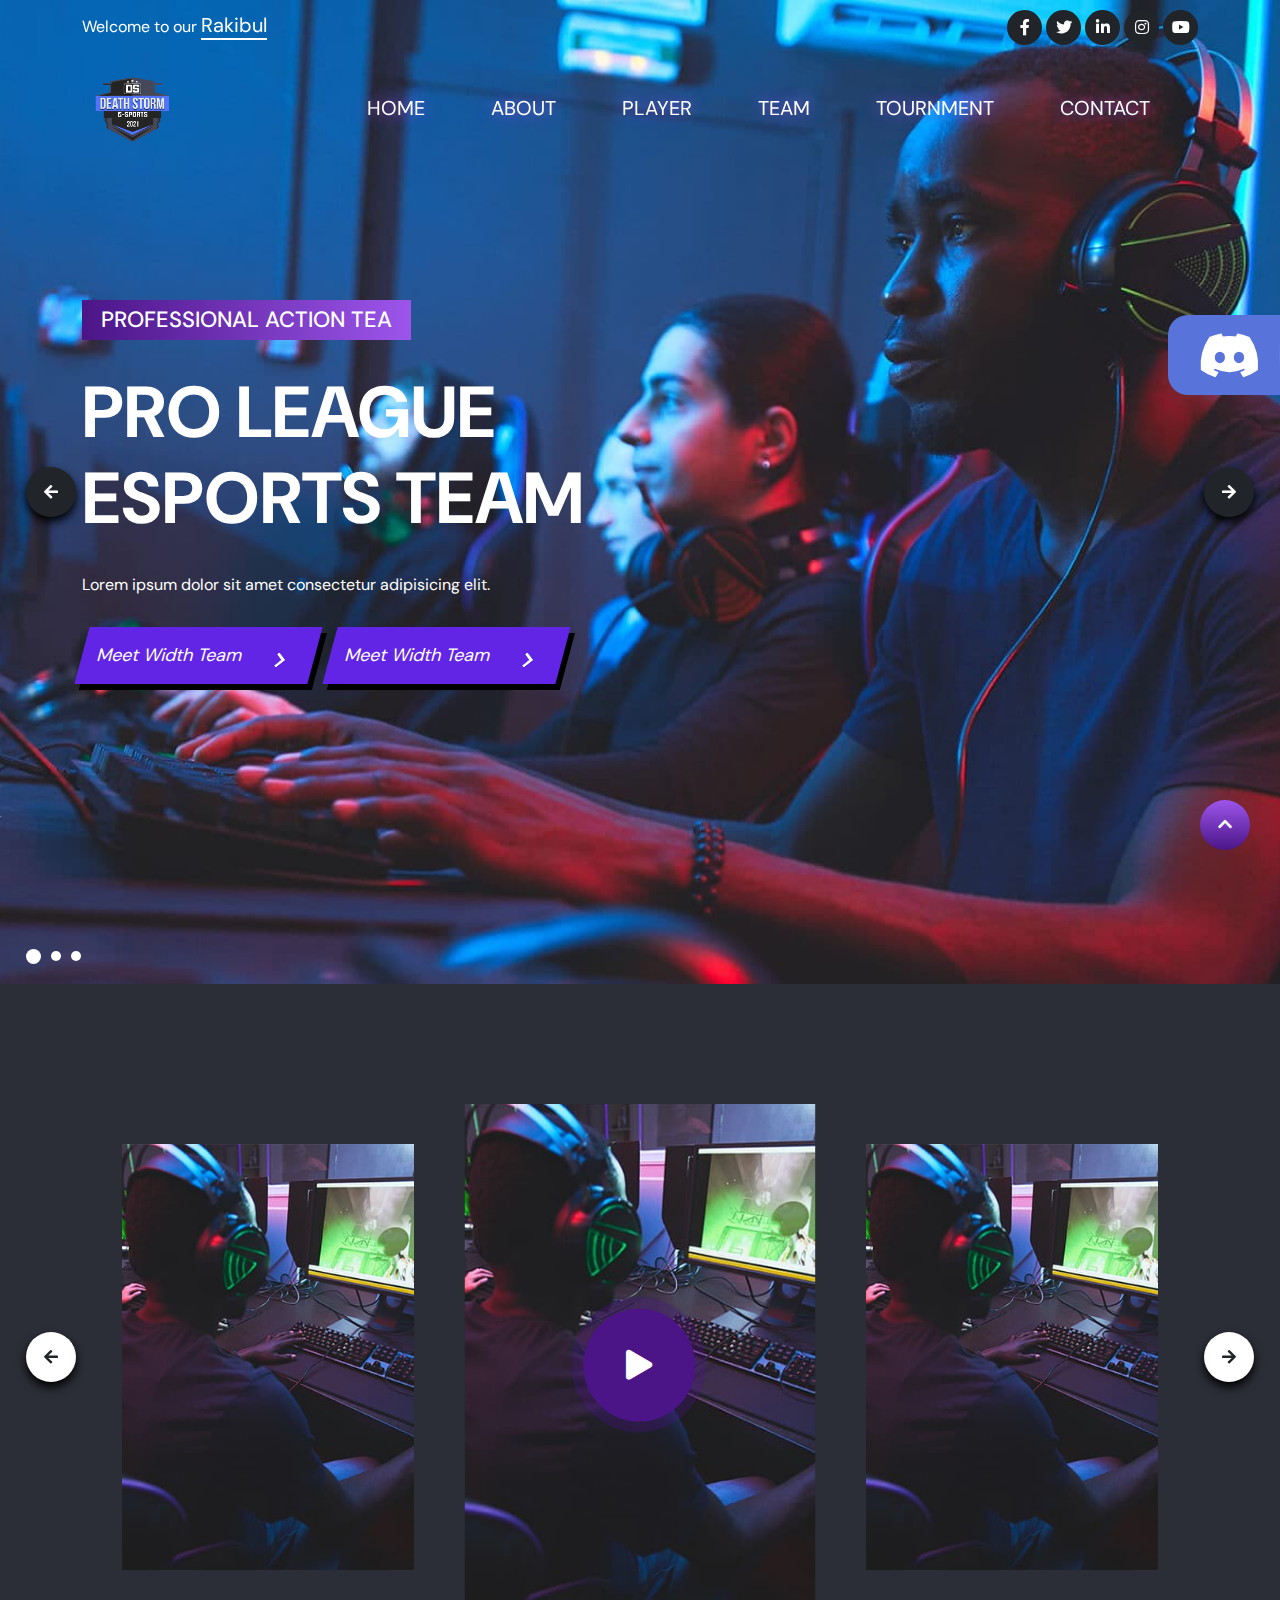
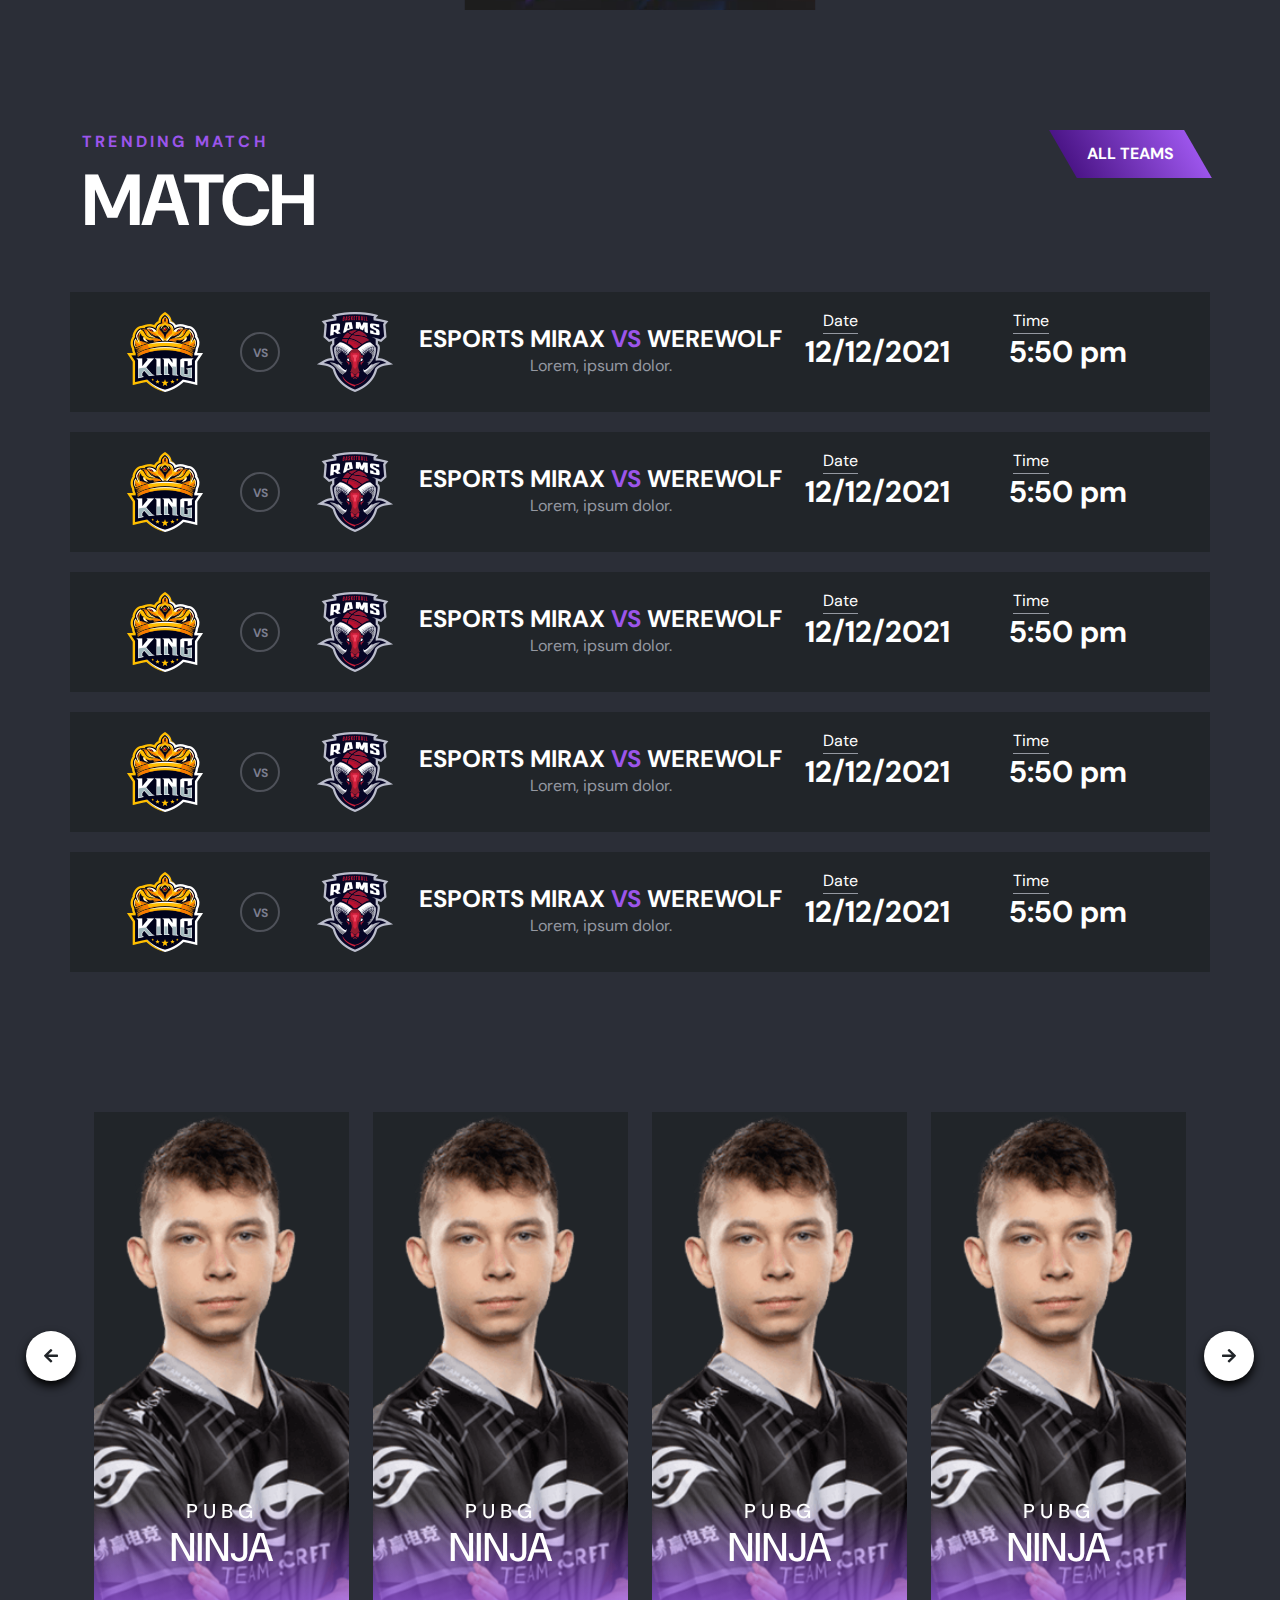
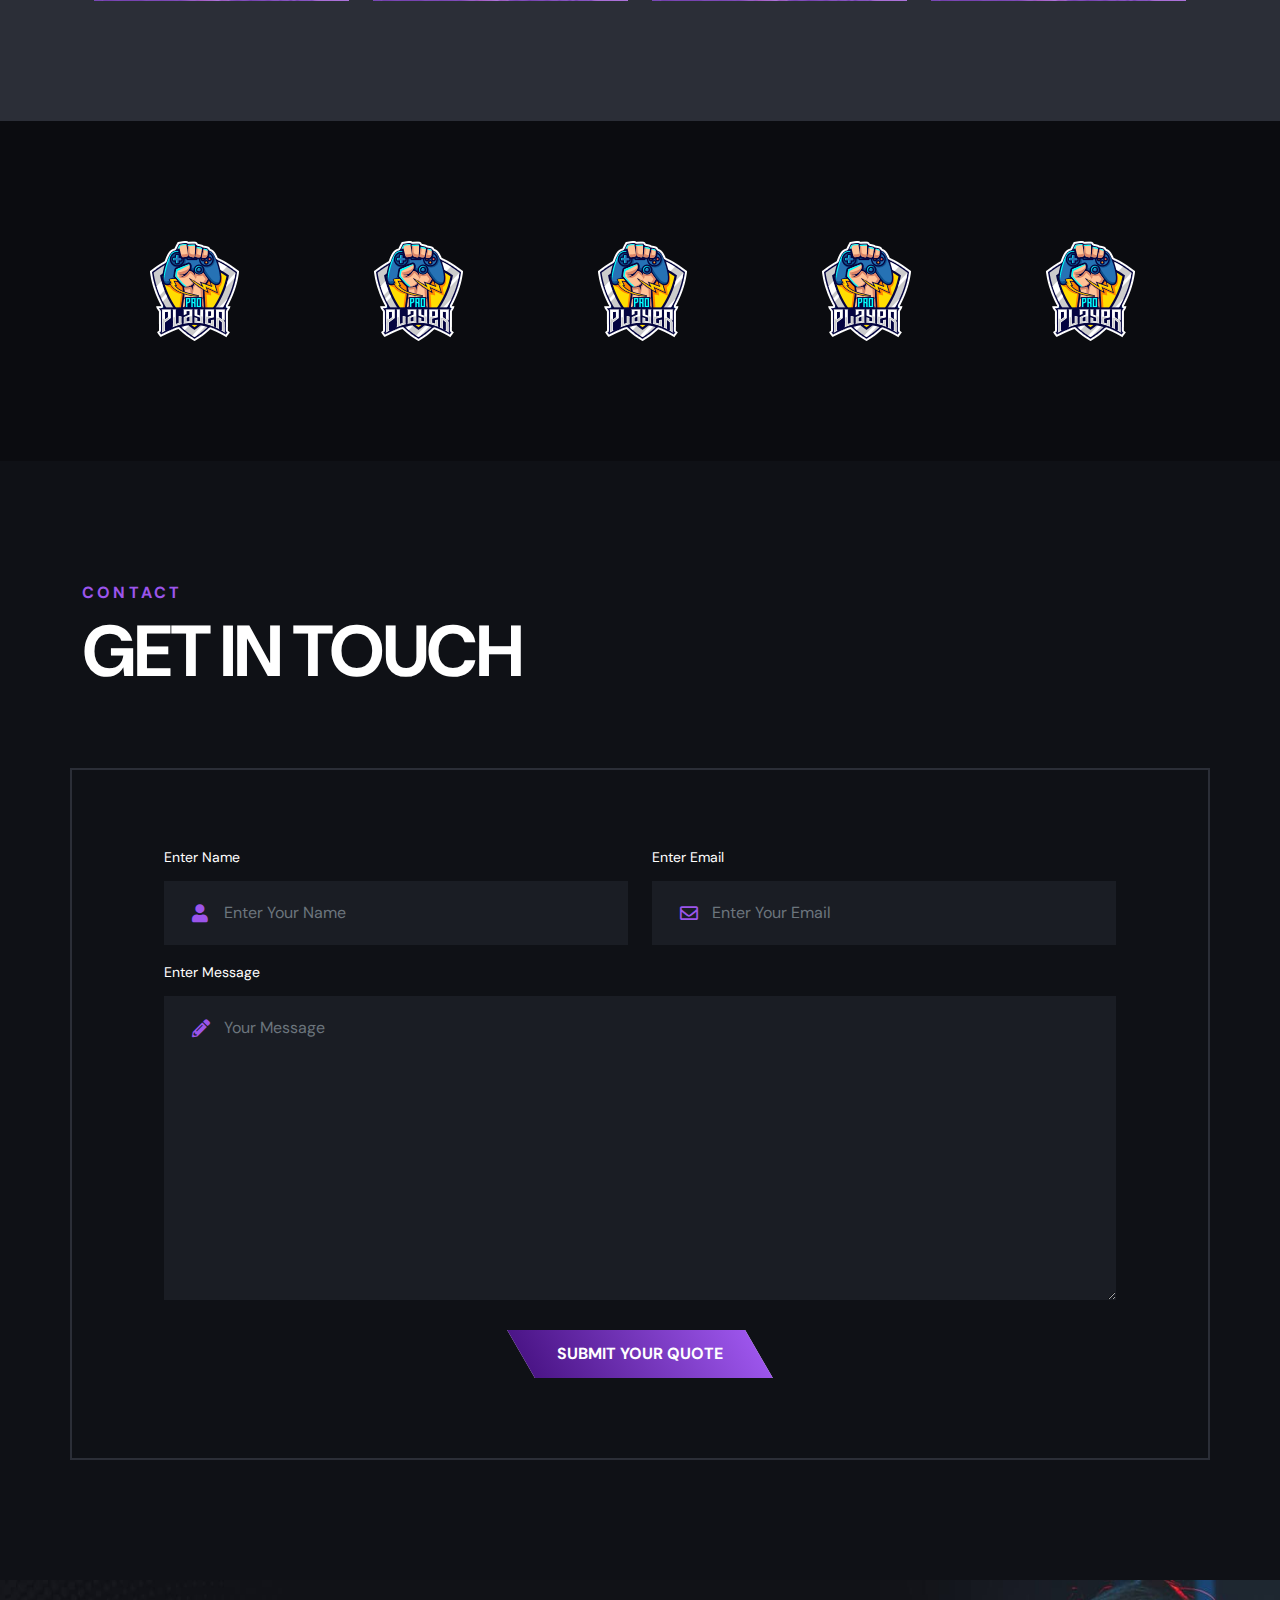
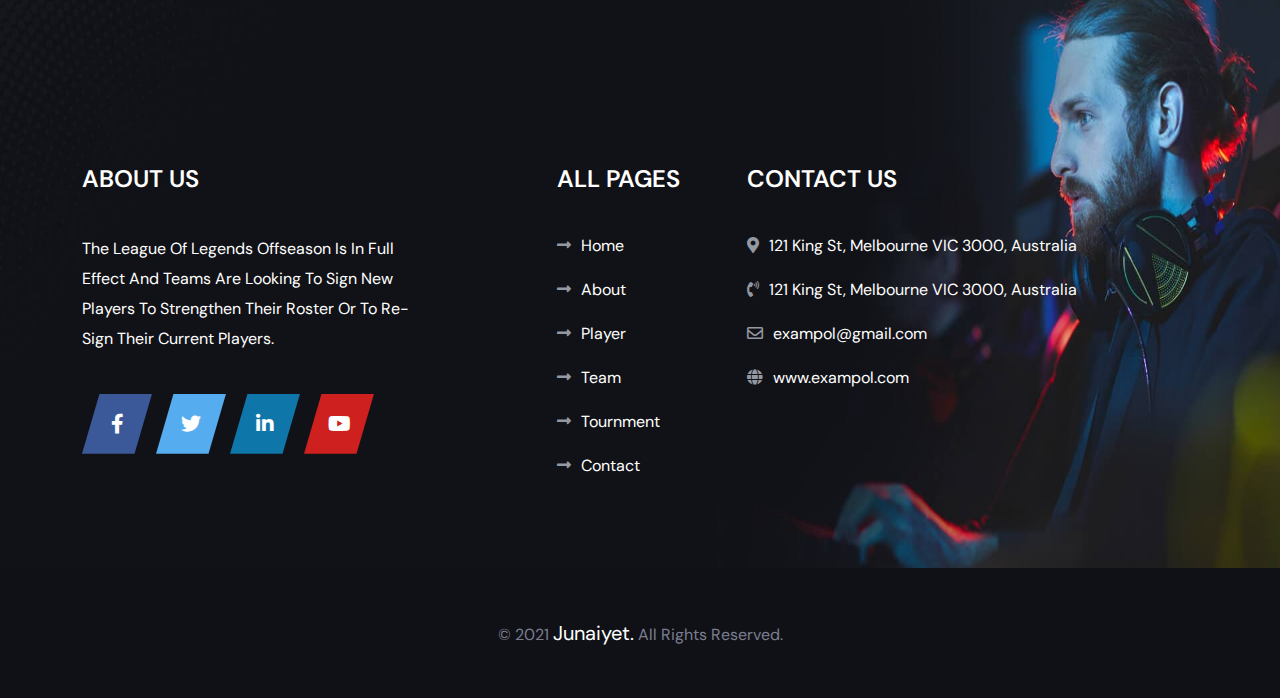
<file: index.html>
<!DOCTYPE html>
<html lang="en">

<head>
  <meta charset="UTF-8">
  <meta http-equiv="X-UA-Compatible" content="IE=edge">
  <meta name="viewport" content="width=device-width, initial-scale=1.0">
  <title>Deathstorm</title>
  <!-- google fonts -->
  <link rel="preconnect" href="https://fonts.googleapis.com">
  <link rel="preconnect" href="https://fonts.gstatic.com" crossorigin>
  <link
    href="https://fonts.googleapis.com/css2?family=DM+Sans:ital,wght@0,400;0,500;0,700;1,400;1,500;1,700&display=swap"
    rel="stylesheet">
  <!-- google fonts -->
  <!-- css link -->
  <link rel="stylesheet" href="assets/plugins/slick-slider/slick.css">
  <link rel="stylesheet" href="assets/plugins/fonts/all.min.css">
  <link rel="stylesheet" href="assets/plugins/bootstrap/bootstrap.min.css">
  <link rel="stylesheet" href="assets/plugins/venobox/venobox.min.css">
  <link rel="stylesheet" href="assets/css/style.css">
  <link rel="stylesheet" href="assets/css/responsive.css">
  <!-- css link -->
</head>

<body>

  <!-- header start-->
  <header class="fixd-menu">
    <div class="container">
      <div class="row header-top">
        <div class="col-md-6">
          <p class="header_title"> Welcome to our <a href="index.html">rakibul</a> </p>
        </div>
        <div class="col-md-6 text-end">
          <ul class="header-social-icon">
            <li><a href="#"><i class="fab fa-facebook-f"></i></a></li>
            <li><a href="#"><i class="fab fa-twitter"></i></a></li>
            <li><a href="#"><i class="fab fa-linkedin-in"></i></a></li>
            <li><a href="#"><i class="fab fa-instagram"></i></a></li>
            <li><a href="#"><i class="fab fa-youtube"></i></a></li>
          </ul>
        </div>

      </div>
    </div>
    <nav class="navbar navbar-expand-lg navigation">
      <div class="container">
        <a class="navbar-brand" href="index.html">
          <img src="assets/images/logo.png" alt="logo" width="100">
        </a>
        <button class="navbar-toggler" type="button" data-bs-toggle="collapse" data-bs-target="#navbarSupportedContent"
          aria-controls="navbarSupportedContent" aria-expanded="false" aria-label="Toggle header">
          <i class="fab fa-blackberry"></i>
        </button>
        <div class="collapse navbar-collapse" id="navbarSupportedContent">
          <ul class="navbar-nav ms-auto mb-2 mb-lg-0">
            <li class="nav-item">
              <a class="nav-link active" aria-current="page" href="index.html">Home</a>
            </li>
            <li class="nav-item">
              <a class="nav-link" href="about.html">About</a>
            </li>
            <li class="nav-item">
              <a class="nav-link" href="player.html">Player</a>
            </li>
            <li class="nav-item">
              <a class="nav-link" href="team.html">Team </a>
            </li>
            <li class="nav-item">
              <a class="nav-link" href="tournament.html">Tournment </a>
            </li>
            <li class="nav-item">
              <a class="nav-link" href="contact.html">contact </a>
            </li>

          </ul>

        </div>
      </div>
    </nav>
  </header>


  <!-- header end-->
  <!-- hero-area start-->
  <section class="hero-area section-pb">
    <div class="hero-slider">
      <div class="hero-bg">
        <div class="container">
          <div class="details">
            <h2 class="subhedding"> PROFESSIONAL ACTION TEA</h2>
            <h1 class="heading">PRO LEAGUE <br>ESPORTS TEAM</h1>
            <p>Lorem ipsum dolor sit amet consectetur adipisicing elit.</p>
            <div class="btn-group">
              <a class="cta" href="#">
                <span>Meet Width team</span>
                <span>
                  <svg width="24px" height="14px" viewBox="0 0 66 43" version="1.1" xmlns="http://www.w3.org/2000/svg"
                    xmlns:xlink="http://www.w3.org/1999/xlink">
                    <g id="arrow" stroke="none" stroke-width="1" fill="none" fill-rule="evenodd">
                      <path class="one"
                        d="M40.1543933,3.89485454 L43.9763149,0.139296592 C44.1708311,-0.0518420739 44.4826329,-0.0518571125 44.6771675,0.139262789 L65.6916134,20.7848311 C66.0855801,21.1718824 66.0911863,21.8050225 65.704135,22.1989893 C65.7000188,22.2031791 65.6958657,22.2073326 65.6916762,22.2114492 L44.677098,42.8607841 C44.4825957,43.0519059 44.1708242,43.0519358 43.9762853,42.8608513 L40.1545186,39.1069479 C39.9575152,38.9134427 39.9546793,38.5968729 40.1481845,38.3998695 C40.1502893,38.3977268 40.1524132,38.395603 40.1545562,38.3934985 L56.9937789,21.8567812 C57.1908028,21.6632968 57.193672,21.3467273 57.0001876,21.1497035 C56.9980647,21.1475418 56.9959223,21.1453995 56.9937605,21.1432767 L40.1545208,4.60825197 C39.9574869,4.41477773 39.9546013,4.09820839 40.1480756,3.90117456 C40.1501626,3.89904911 40.1522686,3.89694235 40.1543933,3.89485454 Z"
                        fill="#FFFFFF"></path>
                      <path class="two"
                        d="M20.1543933,3.89485454 L23.9763149,0.139296592 C24.1708311,-0.0518420739 24.4826329,-0.0518571125 24.6771675,0.139262789 L45.6916134,20.7848311 C46.0855801,21.1718824 46.0911863,21.8050225 45.704135,22.1989893 C45.7000188,22.2031791 45.6958657,22.2073326 45.6916762,22.2114492 L24.677098,42.8607841 C24.4825957,43.0519059 24.1708242,43.0519358 23.9762853,42.8608513 L20.1545186,39.1069479 C19.9575152,38.9134427 19.9546793,38.5968729 20.1481845,38.3998695 C20.1502893,38.3977268 20.1524132,38.395603 20.1545562,38.3934985 L36.9937789,21.8567812 C37.1908028,21.6632968 37.193672,21.3467273 37.0001876,21.1497035 C36.9980647,21.1475418 36.9959223,21.1453995 36.9937605,21.1432767 L20.1545208,4.60825197 C19.9574869,4.41477773 19.9546013,4.09820839 20.1480756,3.90117456 C20.1501626,3.89904911 20.1522686,3.89694235 20.1543933,3.89485454 Z"
                        fill="#FFFFFF"></path>
                      <path class="three"
                        d="M0.154393339,3.89485454 L3.97631488,0.139296592 C4.17083111,-0.0518420739 4.48263286,-0.0518571125 4.67716753,0.139262789 L25.6916134,20.7848311 C26.0855801,21.1718824 26.0911863,21.8050225 25.704135,22.1989893 C25.7000188,22.2031791 25.6958657,22.2073326 25.6916762,22.2114492 L4.67709797,42.8607841 C4.48259567,43.0519059 4.17082418,43.0519358 3.97628526,42.8608513 L0.154518591,39.1069479 C-0.0424848215,38.9134427 -0.0453206733,38.5968729 0.148184538,38.3998695 C0.150289256,38.3977268 0.152413239,38.395603 0.154556228,38.3934985 L16.9937789,21.8567812 C17.1908028,21.6632968 17.193672,21.3467273 17.0001876,21.1497035 C16.9980647,21.1475418 16.9959223,21.1453995 16.9937605,21.1432767 L0.15452076,4.60825197 C-0.0425130651,4.41477773 -0.0453986756,4.09820839 0.148075568,3.90117456 C0.150162624,3.89904911 0.152268631,3.89694235 0.154393339,3.89485454 Z"
                        fill="#FFFFFF"></path>
                    </g>
                  </svg>
                </span>
              </a>
              <a class="cta" href="#">
                <span>Meet Width team</span>
                <span>
                  <svg width="24px" height="14px" viewBox="0 0 66 43" version="1.1" xmlns="http://www.w3.org/2000/svg"
                    xmlns:xlink="http://www.w3.org/1999/xlink">
                    <g id="arrow" stroke="none" stroke-width="1" fill="none" fill-rule="evenodd">
                      <path class="one"
                        d="M40.1543933,3.89485454 L43.9763149,0.139296592 C44.1708311,-0.0518420739 44.4826329,-0.0518571125 44.6771675,0.139262789 L65.6916134,20.7848311 C66.0855801,21.1718824 66.0911863,21.8050225 65.704135,22.1989893 C65.7000188,22.2031791 65.6958657,22.2073326 65.6916762,22.2114492 L44.677098,42.8607841 C44.4825957,43.0519059 44.1708242,43.0519358 43.9762853,42.8608513 L40.1545186,39.1069479 C39.9575152,38.9134427 39.9546793,38.5968729 40.1481845,38.3998695 C40.1502893,38.3977268 40.1524132,38.395603 40.1545562,38.3934985 L56.9937789,21.8567812 C57.1908028,21.6632968 57.193672,21.3467273 57.0001876,21.1497035 C56.9980647,21.1475418 56.9959223,21.1453995 56.9937605,21.1432767 L40.1545208,4.60825197 C39.9574869,4.41477773 39.9546013,4.09820839 40.1480756,3.90117456 C40.1501626,3.89904911 40.1522686,3.89694235 40.1543933,3.89485454 Z"
                        fill="#FFFFFF"></path>
                      <path class="two"
                        d="M20.1543933,3.89485454 L23.9763149,0.139296592 C24.1708311,-0.0518420739 24.4826329,-0.0518571125 24.6771675,0.139262789 L45.6916134,20.7848311 C46.0855801,21.1718824 46.0911863,21.8050225 45.704135,22.1989893 C45.7000188,22.2031791 45.6958657,22.2073326 45.6916762,22.2114492 L24.677098,42.8607841 C24.4825957,43.0519059 24.1708242,43.0519358 23.9762853,42.8608513 L20.1545186,39.1069479 C19.9575152,38.9134427 19.9546793,38.5968729 20.1481845,38.3998695 C20.1502893,38.3977268 20.1524132,38.395603 20.1545562,38.3934985 L36.9937789,21.8567812 C37.1908028,21.6632968 37.193672,21.3467273 37.0001876,21.1497035 C36.9980647,21.1475418 36.9959223,21.1453995 36.9937605,21.1432767 L20.1545208,4.60825197 C19.9574869,4.41477773 19.9546013,4.09820839 20.1480756,3.90117456 C20.1501626,3.89904911 20.1522686,3.89694235 20.1543933,3.89485454 Z"
                        fill="#FFFFFF"></path>
                      <path class="three"
                        d="M0.154393339,3.89485454 L3.97631488,0.139296592 C4.17083111,-0.0518420739 4.48263286,-0.0518571125 4.67716753,0.139262789 L25.6916134,20.7848311 C26.0855801,21.1718824 26.0911863,21.8050225 25.704135,22.1989893 C25.7000188,22.2031791 25.6958657,22.2073326 25.6916762,22.2114492 L4.67709797,42.8607841 C4.48259567,43.0519059 4.17082418,43.0519358 3.97628526,42.8608513 L0.154518591,39.1069479 C-0.0424848215,38.9134427 -0.0453206733,38.5968729 0.148184538,38.3998695 C0.150289256,38.3977268 0.152413239,38.395603 0.154556228,38.3934985 L16.9937789,21.8567812 C17.1908028,21.6632968 17.193672,21.3467273 17.0001876,21.1497035 C16.9980647,21.1475418 16.9959223,21.1453995 16.9937605,21.1432767 L0.15452076,4.60825197 C-0.0425130651,4.41477773 -0.0453986756,4.09820839 0.148075568,3.90117456 C0.150162624,3.89904911 0.152268631,3.89694235 0.154393339,3.89485454 Z"
                        fill="#FFFFFF"></path>
                    </g>
                  </svg>
                </span>
              </a>
            </div>

          </div>
        </div>
      </div>
      <div class="hero-bg">
        <div class="container">
          <div class="details">
            <h2 class="subhedding"> PROFESSIONAL ACTION TEA</h2>
            <h1 class="heading">PRO LEAGUE <br>ESPORTS TEAM</h1>
            <p>Lorem ipsum dolor sit amet consectetur adipisicing elit.</p>
            <div class="btn-group">
              <a class="cta" href="#">
                <span>Meet Width team</span>
                <span>
                  <svg width="24px" height="14px" viewBox="0 0 66 43" version="1.1" xmlns="http://www.w3.org/2000/svg"
                    xmlns:xlink="http://www.w3.org/1999/xlink">
                    <g id="arrow" stroke="none" stroke-width="1" fill="none" fill-rule="evenodd">
                      <path class="one"
                        d="M40.1543933,3.89485454 L43.9763149,0.139296592 C44.1708311,-0.0518420739 44.4826329,-0.0518571125 44.6771675,0.139262789 L65.6916134,20.7848311 C66.0855801,21.1718824 66.0911863,21.8050225 65.704135,22.1989893 C65.7000188,22.2031791 65.6958657,22.2073326 65.6916762,22.2114492 L44.677098,42.8607841 C44.4825957,43.0519059 44.1708242,43.0519358 43.9762853,42.8608513 L40.1545186,39.1069479 C39.9575152,38.9134427 39.9546793,38.5968729 40.1481845,38.3998695 C40.1502893,38.3977268 40.1524132,38.395603 40.1545562,38.3934985 L56.9937789,21.8567812 C57.1908028,21.6632968 57.193672,21.3467273 57.0001876,21.1497035 C56.9980647,21.1475418 56.9959223,21.1453995 56.9937605,21.1432767 L40.1545208,4.60825197 C39.9574869,4.41477773 39.9546013,4.09820839 40.1480756,3.90117456 C40.1501626,3.89904911 40.1522686,3.89694235 40.1543933,3.89485454 Z"
                        fill="#FFFFFF"></path>
                      <path class="two"
                        d="M20.1543933,3.89485454 L23.9763149,0.139296592 C24.1708311,-0.0518420739 24.4826329,-0.0518571125 24.6771675,0.139262789 L45.6916134,20.7848311 C46.0855801,21.1718824 46.0911863,21.8050225 45.704135,22.1989893 C45.7000188,22.2031791 45.6958657,22.2073326 45.6916762,22.2114492 L24.677098,42.8607841 C24.4825957,43.0519059 24.1708242,43.0519358 23.9762853,42.8608513 L20.1545186,39.1069479 C19.9575152,38.9134427 19.9546793,38.5968729 20.1481845,38.3998695 C20.1502893,38.3977268 20.1524132,38.395603 20.1545562,38.3934985 L36.9937789,21.8567812 C37.1908028,21.6632968 37.193672,21.3467273 37.0001876,21.1497035 C36.9980647,21.1475418 36.9959223,21.1453995 36.9937605,21.1432767 L20.1545208,4.60825197 C19.9574869,4.41477773 19.9546013,4.09820839 20.1480756,3.90117456 C20.1501626,3.89904911 20.1522686,3.89694235 20.1543933,3.89485454 Z"
                        fill="#FFFFFF"></path>
                      <path class="three"
                        d="M0.154393339,3.89485454 L3.97631488,0.139296592 C4.17083111,-0.0518420739 4.48263286,-0.0518571125 4.67716753,0.139262789 L25.6916134,20.7848311 C26.0855801,21.1718824 26.0911863,21.8050225 25.704135,22.1989893 C25.7000188,22.2031791 25.6958657,22.2073326 25.6916762,22.2114492 L4.67709797,42.8607841 C4.48259567,43.0519059 4.17082418,43.0519358 3.97628526,42.8608513 L0.154518591,39.1069479 C-0.0424848215,38.9134427 -0.0453206733,38.5968729 0.148184538,38.3998695 C0.150289256,38.3977268 0.152413239,38.395603 0.154556228,38.3934985 L16.9937789,21.8567812 C17.1908028,21.6632968 17.193672,21.3467273 17.0001876,21.1497035 C16.9980647,21.1475418 16.9959223,21.1453995 16.9937605,21.1432767 L0.15452076,4.60825197 C-0.0425130651,4.41477773 -0.0453986756,4.09820839 0.148075568,3.90117456 C0.150162624,3.89904911 0.152268631,3.89694235 0.154393339,3.89485454 Z"
                        fill="#FFFFFF"></path>
                    </g>
                  </svg>
                </span>
              </a>
              <a class="cta" href="#">
                <span>Meet Width team</span>
                <span>
                  <svg width="24px" height="14px" viewBox="0 0 66 43" version="1.1" xmlns="http://www.w3.org/2000/svg"
                    xmlns:xlink="http://www.w3.org/1999/xlink">
                    <g id="arrow" stroke="none" stroke-width="1" fill="none" fill-rule="evenodd">
                      <path class="one"
                        d="M40.1543933,3.89485454 L43.9763149,0.139296592 C44.1708311,-0.0518420739 44.4826329,-0.0518571125 44.6771675,0.139262789 L65.6916134,20.7848311 C66.0855801,21.1718824 66.0911863,21.8050225 65.704135,22.1989893 C65.7000188,22.2031791 65.6958657,22.2073326 65.6916762,22.2114492 L44.677098,42.8607841 C44.4825957,43.0519059 44.1708242,43.0519358 43.9762853,42.8608513 L40.1545186,39.1069479 C39.9575152,38.9134427 39.9546793,38.5968729 40.1481845,38.3998695 C40.1502893,38.3977268 40.1524132,38.395603 40.1545562,38.3934985 L56.9937789,21.8567812 C57.1908028,21.6632968 57.193672,21.3467273 57.0001876,21.1497035 C56.9980647,21.1475418 56.9959223,21.1453995 56.9937605,21.1432767 L40.1545208,4.60825197 C39.9574869,4.41477773 39.9546013,4.09820839 40.1480756,3.90117456 C40.1501626,3.89904911 40.1522686,3.89694235 40.1543933,3.89485454 Z"
                        fill="#FFFFFF"></path>
                      <path class="two"
                        d="M20.1543933,3.89485454 L23.9763149,0.139296592 C24.1708311,-0.0518420739 24.4826329,-0.0518571125 24.6771675,0.139262789 L45.6916134,20.7848311 C46.0855801,21.1718824 46.0911863,21.8050225 45.704135,22.1989893 C45.7000188,22.2031791 45.6958657,22.2073326 45.6916762,22.2114492 L24.677098,42.8607841 C24.4825957,43.0519059 24.1708242,43.0519358 23.9762853,42.8608513 L20.1545186,39.1069479 C19.9575152,38.9134427 19.9546793,38.5968729 20.1481845,38.3998695 C20.1502893,38.3977268 20.1524132,38.395603 20.1545562,38.3934985 L36.9937789,21.8567812 C37.1908028,21.6632968 37.193672,21.3467273 37.0001876,21.1497035 C36.9980647,21.1475418 36.9959223,21.1453995 36.9937605,21.1432767 L20.1545208,4.60825197 C19.9574869,4.41477773 19.9546013,4.09820839 20.1480756,3.90117456 C20.1501626,3.89904911 20.1522686,3.89694235 20.1543933,3.89485454 Z"
                        fill="#FFFFFF"></path>
                      <path class="three"
                        d="M0.154393339,3.89485454 L3.97631488,0.139296592 C4.17083111,-0.0518420739 4.48263286,-0.0518571125 4.67716753,0.139262789 L25.6916134,20.7848311 C26.0855801,21.1718824 26.0911863,21.8050225 25.704135,22.1989893 C25.7000188,22.2031791 25.6958657,22.2073326 25.6916762,22.2114492 L4.67709797,42.8607841 C4.48259567,43.0519059 4.17082418,43.0519358 3.97628526,42.8608513 L0.154518591,39.1069479 C-0.0424848215,38.9134427 -0.0453206733,38.5968729 0.148184538,38.3998695 C0.150289256,38.3977268 0.152413239,38.395603 0.154556228,38.3934985 L16.9937789,21.8567812 C17.1908028,21.6632968 17.193672,21.3467273 17.0001876,21.1497035 C16.9980647,21.1475418 16.9959223,21.1453995 16.9937605,21.1432767 L0.15452076,4.60825197 C-0.0425130651,4.41477773 -0.0453986756,4.09820839 0.148075568,3.90117456 C0.150162624,3.89904911 0.152268631,3.89694235 0.154393339,3.89485454 Z"
                        fill="#FFFFFF"></path>
                    </g>
                  </svg>
                </span>
              </a>
            </div>

          </div>
        </div>
      </div>
      <div class="hero-bg">
        <div class="container">
          <div class="details">
            <h2 class="subhedding"> PROFESSIONAL ACTION TEA</h2>
            <h1 class="heading">PRO LEAGUE <br>ESPORTS TEAM</h1>
            <p>Lorem ipsum dolor sit amet consectetur adipisicing elit.</p>
            <div class="btn-group">
              <a class="cta" href="#">
                <span>Meet Width team</span>
                <span>
                  <svg width="24px" height="14px" viewBox="0 0 66 43" version="1.1" xmlns="http://www.w3.org/2000/svg"
                    xmlns:xlink="http://www.w3.org/1999/xlink">
                    <g id="arrow" stroke="none" stroke-width="1" fill="none" fill-rule="evenodd">
                      <path class="one"
                        d="M40.1543933,3.89485454 L43.9763149,0.139296592 C44.1708311,-0.0518420739 44.4826329,-0.0518571125 44.6771675,0.139262789 L65.6916134,20.7848311 C66.0855801,21.1718824 66.0911863,21.8050225 65.704135,22.1989893 C65.7000188,22.2031791 65.6958657,22.2073326 65.6916762,22.2114492 L44.677098,42.8607841 C44.4825957,43.0519059 44.1708242,43.0519358 43.9762853,42.8608513 L40.1545186,39.1069479 C39.9575152,38.9134427 39.9546793,38.5968729 40.1481845,38.3998695 C40.1502893,38.3977268 40.1524132,38.395603 40.1545562,38.3934985 L56.9937789,21.8567812 C57.1908028,21.6632968 57.193672,21.3467273 57.0001876,21.1497035 C56.9980647,21.1475418 56.9959223,21.1453995 56.9937605,21.1432767 L40.1545208,4.60825197 C39.9574869,4.41477773 39.9546013,4.09820839 40.1480756,3.90117456 C40.1501626,3.89904911 40.1522686,3.89694235 40.1543933,3.89485454 Z"
                        fill="#FFFFFF"></path>
                      <path class="two"
                        d="M20.1543933,3.89485454 L23.9763149,0.139296592 C24.1708311,-0.0518420739 24.4826329,-0.0518571125 24.6771675,0.139262789 L45.6916134,20.7848311 C46.0855801,21.1718824 46.0911863,21.8050225 45.704135,22.1989893 C45.7000188,22.2031791 45.6958657,22.2073326 45.6916762,22.2114492 L24.677098,42.8607841 C24.4825957,43.0519059 24.1708242,43.0519358 23.9762853,42.8608513 L20.1545186,39.1069479 C19.9575152,38.9134427 19.9546793,38.5968729 20.1481845,38.3998695 C20.1502893,38.3977268 20.1524132,38.395603 20.1545562,38.3934985 L36.9937789,21.8567812 C37.1908028,21.6632968 37.193672,21.3467273 37.0001876,21.1497035 C36.9980647,21.1475418 36.9959223,21.1453995 36.9937605,21.1432767 L20.1545208,4.60825197 C19.9574869,4.41477773 19.9546013,4.09820839 20.1480756,3.90117456 C20.1501626,3.89904911 20.1522686,3.89694235 20.1543933,3.89485454 Z"
                        fill="#FFFFFF"></path>
                      <path class="three"
                        d="M0.154393339,3.89485454 L3.97631488,0.139296592 C4.17083111,-0.0518420739 4.48263286,-0.0518571125 4.67716753,0.139262789 L25.6916134,20.7848311 C26.0855801,21.1718824 26.0911863,21.8050225 25.704135,22.1989893 C25.7000188,22.2031791 25.6958657,22.2073326 25.6916762,22.2114492 L4.67709797,42.8607841 C4.48259567,43.0519059 4.17082418,43.0519358 3.97628526,42.8608513 L0.154518591,39.1069479 C-0.0424848215,38.9134427 -0.0453206733,38.5968729 0.148184538,38.3998695 C0.150289256,38.3977268 0.152413239,38.395603 0.154556228,38.3934985 L16.9937789,21.8567812 C17.1908028,21.6632968 17.193672,21.3467273 17.0001876,21.1497035 C16.9980647,21.1475418 16.9959223,21.1453995 16.9937605,21.1432767 L0.15452076,4.60825197 C-0.0425130651,4.41477773 -0.0453986756,4.09820839 0.148075568,3.90117456 C0.150162624,3.89904911 0.152268631,3.89694235 0.154393339,3.89485454 Z"
                        fill="#FFFFFF"></path>
                    </g>
                  </svg>
                </span>
              </a>
              <a class="cta" href="#">
                <span>Meet Width team</span>
                <span>
                  <svg width="24px" height="14px" viewBox="0 0 66 43" version="1.1" xmlns="http://www.w3.org/2000/svg"
                    xmlns:xlink="http://www.w3.org/1999/xlink">
                    <g id="arrow" stroke="none" stroke-width="1" fill="none" fill-rule="evenodd">
                      <path class="one"
                        d="M40.1543933,3.89485454 L43.9763149,0.139296592 C44.1708311,-0.0518420739 44.4826329,-0.0518571125 44.6771675,0.139262789 L65.6916134,20.7848311 C66.0855801,21.1718824 66.0911863,21.8050225 65.704135,22.1989893 C65.7000188,22.2031791 65.6958657,22.2073326 65.6916762,22.2114492 L44.677098,42.8607841 C44.4825957,43.0519059 44.1708242,43.0519358 43.9762853,42.8608513 L40.1545186,39.1069479 C39.9575152,38.9134427 39.9546793,38.5968729 40.1481845,38.3998695 C40.1502893,38.3977268 40.1524132,38.395603 40.1545562,38.3934985 L56.9937789,21.8567812 C57.1908028,21.6632968 57.193672,21.3467273 57.0001876,21.1497035 C56.9980647,21.1475418 56.9959223,21.1453995 56.9937605,21.1432767 L40.1545208,4.60825197 C39.9574869,4.41477773 39.9546013,4.09820839 40.1480756,3.90117456 C40.1501626,3.89904911 40.1522686,3.89694235 40.1543933,3.89485454 Z"
                        fill="#FFFFFF"></path>
                      <path class="two"
                        d="M20.1543933,3.89485454 L23.9763149,0.139296592 C24.1708311,-0.0518420739 24.4826329,-0.0518571125 24.6771675,0.139262789 L45.6916134,20.7848311 C46.0855801,21.1718824 46.0911863,21.8050225 45.704135,22.1989893 C45.7000188,22.2031791 45.6958657,22.2073326 45.6916762,22.2114492 L24.677098,42.8607841 C24.4825957,43.0519059 24.1708242,43.0519358 23.9762853,42.8608513 L20.1545186,39.1069479 C19.9575152,38.9134427 19.9546793,38.5968729 20.1481845,38.3998695 C20.1502893,38.3977268 20.1524132,38.395603 20.1545562,38.3934985 L36.9937789,21.8567812 C37.1908028,21.6632968 37.193672,21.3467273 37.0001876,21.1497035 C36.9980647,21.1475418 36.9959223,21.1453995 36.9937605,21.1432767 L20.1545208,4.60825197 C19.9574869,4.41477773 19.9546013,4.09820839 20.1480756,3.90117456 C20.1501626,3.89904911 20.1522686,3.89694235 20.1543933,3.89485454 Z"
                        fill="#FFFFFF"></path>
                      <path class="three"
                        d="M0.154393339,3.89485454 L3.97631488,0.139296592 C4.17083111,-0.0518420739 4.48263286,-0.0518571125 4.67716753,0.139262789 L25.6916134,20.7848311 C26.0855801,21.1718824 26.0911863,21.8050225 25.704135,22.1989893 C25.7000188,22.2031791 25.6958657,22.2073326 25.6916762,22.2114492 L4.67709797,42.8607841 C4.48259567,43.0519059 4.17082418,43.0519358 3.97628526,42.8608513 L0.154518591,39.1069479 C-0.0424848215,38.9134427 -0.0453206733,38.5968729 0.148184538,38.3998695 C0.150289256,38.3977268 0.152413239,38.395603 0.154556228,38.3934985 L16.9937789,21.8567812 C17.1908028,21.6632968 17.193672,21.3467273 17.0001876,21.1497035 C16.9980647,21.1475418 16.9959223,21.1453995 16.9937605,21.1432767 L0.15452076,4.60825197 C-0.0425130651,4.41477773 -0.0453986756,4.09820839 0.148075568,3.90117456 C0.150162624,3.89904911 0.152268631,3.89694235 0.154393339,3.89485454 Z"
                        fill="#FFFFFF"></path>
                    </g>
                  </svg>
                </span>
              </a>
            </div>

          </div>
        </div>
      </div>
    </div>
  </section>
  <!-- hero-area end-->
  <!-- join discord start -->
  <div class="discord ">
    <div class="discord-logo-join">
      <i class="fab fa-discord"></i>
      <a href="#" class="discord-join">
        Join
      </a>

    </div>
  </div>
  <!-- join discord end -->
  <!-- hero-bottom start-->
  <section class="hero-bottom section-pb">
    <div class="container">
      <div class="hero-bottom-slider">
        <div class="hero-bottom-item">
          <div class="images">
            <img src="assets/images/video-img-1-4.jpg" alt="vedioimg">
            <a class="my-video-links round" data-autoplay="true" data-vbtype="video"
              href="https://youtu.be/dyZcRRWiuuw?t=2">
              <i class="fas fa-play"></i>
            </a>
          </div>
        </div>
        <div class="hero-bottom-item">
          <div class="images">
            <img src="assets/images/video-img-1-4.jpg" alt="vedioimg">
            <a class="my-video-links round" data-autoplay="true" data-vbtype="video"
              href="https://youtu.be/dyZcRRWiuuw?t=2">
              <i class="fas fa-play"></i>
            </a>
          </div>
        </div>
        <div class="hero-bottom-item">
          <div class="images">
            <img src="assets/images/video-img-1-4.jpg" alt="vedioimg">
            <a class="my-video-links round" data-autoplay="true" data-vbtype="video"
              href="https://youtu.be/dyZcRRWiuuw?t=2">
              <i class="fas fa-play"></i>
            </a>
          </div>
        </div>
        <div class="hero-bottom-item">
          <div class="images">
            <img src="assets/images/video-img-1-4.jpg" alt="vedioimg">
            <a class="my-video-links round" data-autoplay="true" data-vbtype="video"
              href="https://youtu.be/dyZcRRWiuuw?t=2">
              <i class="fas fa-play"></i>
            </a>
          </div>
        </div>
      </div>
    </div>

  </section>
  <!-- hero-bottom end-->
  <!-- match start-->
  <section class="match section-pb">
    <div class="container">
      <div class="match-heading">
        <div class="left-area title">
          <span>TRENDING MATCH</span>
          <h2>Match</h2>
        </div>
        <div class="rght-area">
          <div class="text-skewX">
            <span>all teams</span>

          </div>
        </div>
      </div>
      <div class="match-area row ">
        <div class="match-item col-md-1">
          <img src="assets/images/logo-1-7.png" alt="match-logo">
        </div>
        <div class="match-item col-md-1 d-flex justify-content-center">
          <span class="versus">vs</span>
        </div>
        <div class="match-item col-md-1">
          <img src="assets/images/logo-1-8.png" alt="match-logo">
        </div>
        <div class="match-item col-md-4 ps-3">
          <h3><span>esports mirax </span> vs <span>werewolf</span></h3>
          <p>Lorem, ipsum dolor.</p>
        </div>
        <div class="match-item col-md-2 d-flex justify-content-center">
          <p class="dt">Date</p>
          <span class="point">
            12/12/2021
          </span>
        </div>
        <div class="match-item col-md-2 d-flex justify-content-center">
          <p class="dt">Time</p>
          <span class="point">
            5:50 pm
          </span>
        </div>

      </div>
      <div class="match-area row ">
        <div class="match-item col-md-1">
          <img src="assets/images/logo-1-7.png" alt="match-logo">
        </div>
        <div class="match-item col-md-1 d-flex justify-content-center">
          <span class="versus">vs</span>
        </div>
        <div class="match-item col-md-1">
          <img src="assets/images/logo-1-8.png" alt="match-logo">
        </div>
        <div class="match-item col-md-4 ps-3">
          <h3><span>esports mirax </span> vs <span>werewolf</span></h3>
          <p>Lorem, ipsum dolor.</p>
        </div>
        <div class="match-item col-md-2 d-flex justify-content-center">
          <p class="dt">Date</p>
          <span class="point">
            12/12/2021
          </span>
        </div>
        <div class="match-item col-md-2 d-flex justify-content-center">
          <p class="dt">Time</p>
          <span class="point">
            5:50 pm
          </span>
        </div>

      </div>
      <div class="match-area row ">
        <div class="match-item col-md-1">
          <img src="assets/images/logo-1-7.png" alt="match-logo">
        </div>
        <div class="match-item col-md-1 d-flex justify-content-center">
          <span class="versus">vs</span>
        </div>
        <div class="match-item col-md-1">
          <img src="assets/images/logo-1-8.png" alt="match-logo">
        </div>
        <div class="match-item col-md-4 ps-3">
          <h3><span>esports mirax </span> vs <span>werewolf</span></h3>
          <p>Lorem, ipsum dolor.</p>
        </div>
        <div class="match-item col-md-2 d-flex justify-content-center">
          <p class="dt">Date</p>
          <span class="point">
            12/12/2021
          </span>
        </div>
        <div class="match-item col-md-2 d-flex justify-content-center">
          <p class="dt">Time</p>
          <span class="point">
            5:50 pm
          </span>
        </div>

      </div>
      <div class="match-area row ">
        <div class="match-item col-md-1">
          <img src="assets/images/logo-1-7.png" alt="match-logo">
        </div>
        <div class="match-item col-md-1 d-flex justify-content-center">
          <span class="versus">vs</span>
        </div>
        <div class="match-item col-md-1">
          <img src="assets/images/logo-1-8.png" alt="match-logo">
        </div>
        <div class="match-item col-md-4 ps-3">
          <h3><span>esports mirax </span> vs <span>werewolf</span></h3>
          <p>Lorem, ipsum dolor.</p>
        </div>
        <div class="match-item col-md-2 d-flex justify-content-center">
          <p class="dt">Date</p>
          <span class="point">
            12/12/2021
          </span>
        </div>
        <div class="match-item col-md-2 d-flex justify-content-center">
          <p class="dt">Time</p>
          <span class="point">
            5:50 pm
          </span>
        </div>

      </div>
      <div class="match-area row ">
        <div class="match-item col-md-1">
          <img src="assets/images/logo-1-7.png" alt="match-logo">
        </div>
        <div class="match-item col-md-1 d-flex justify-content-center">
          <span class="versus">vs</span>
        </div>
        <div class="match-item col-md-1">
          <img src="assets/images/logo-1-8.png" alt="match-logo">
        </div>
        <div class="match-item col-md-4 ps-3">
          <h3><span>esports mirax </span> vs <span>werewolf</span></h3>
          <p>Lorem, ipsum dolor.</p>
        </div>
        <div class="match-item col-md-2 d-flex justify-content-center">
          <p class="dt">Date</p>
          <span class="point">
            12/12/2021
          </span>
        </div>
        <div class="match-item col-md-2 d-flex justify-content-center">
          <p class="dt">Time</p>
          <span class="point">
            5:50 pm
          </span>
        </div>

      </div>






    </div>
  </section>
  <!-- match end-->
  <!-- players start-->
  <section class="players-aria section-pb">
    <div class="container">
      <div class="players-slider">
        <div class="player">
          <img src="assets/images/players/member-1-3.png" alt="players">
          <div class="overlay">
            <div class="details">
              <h5>pubg</h5>
              <h4>Ninja</h4>
            </div>
          </div>
        </div>
        <div class="player">
          <img src="assets/images/players/member-1-3.png" alt="players">
          <div class="overlay">
            <div class="details">
              <h5>pubg</h5>
              <h4>Ninja</h4>
            </div>
          </div>
        </div>
        <div class="player">
          <img src="assets/images/players/member-1-3.png" alt="players">
          <div class="overlay">
            <div class="details">
              <h5>pubg</h5>
              <h4>Ninja</h4>
            </div>
          </div>
        </div>
        <div class="player">
          <img src="assets/images/players/member-1-3.png" alt="players">
          <div class="overlay">
            <div class="details">
              <h5>pubg</h5>
              <h4>Ninja</h4>
            </div>
          </div>
        </div>
        <div class="player">
          <img src="assets/images/players/member-1-3.png" alt="players">
          <div class="overlay">
            <div class="details">
              <h5>pubg</h5>
              <h4>Ninja</h4>
            </div>
          </div>
        </div>
        <div class="player">
          <img src="assets/images/players/member-1-3.png" alt="players">
          <div class="overlay">
            <div class="details">
              <h5>pubg</h5>
              <h4>Ninja</h4>
            </div>
          </div>
        </div>
      </div>
    </div>
  </section>
  <!-- players end-->
  <!-- games start-->
  <section class="games section-pb section-pt">
    <div class="container">
      <div class="games-slider">
        <div class="games-logo">
          <img src="assets/images/games-logo/brand-2.png" alt="logo">
        </div>
        <div class="games-logo">
          <img src="assets/images/games-logo/brand-2.png" alt="logo">
        </div>
        <div class="games-logo">
          <img src="assets/images/games-logo/brand-2.png" alt="logo">
        </div>
        <div class="games-logo">
          <img src="assets/images/games-logo/brand-2.png" alt="logo">
        </div>
        <div class="games-logo">
          <img src="assets/images/games-logo/brand-2.png" alt="logo">
        </div>
        <div class="games-logo">
          <img src="assets/images/games-logo/brand-2.png" alt="logo">
        </div>
        <div class="games-logo">
          <img src="assets/images/games-logo/brand-2.png" alt="logo">
        </div>
      </div>
    </div>


  </section>
  <!-- games end-->
  <!-- contact start-->
  <!-- contact start-->
  <section class="contact section-pb section-pt">
    <div class="container">
      <div class=" title">
        <span>Contact</span>
        <h2>Get in touch</h2>
      </div>

      <form action="./index.html" class="row form-area">
        <div class="col-md-6 form-item">
          <label class="text-white" for="name">Enter Name</label>
          <input type="text" id="name" name="name" class="form-control" placeholder="Enter Your Name">
          <i class="fas fa-user"></i>

        </div>
        <div class="col-md-6 form-item">
          <label class="text-white" for="email">Enter Email</label>
          <input type="text" id="email" name="email" class="form-control" placeholder="Enter Your Email">
          <i class="far fa-envelope"></i>
        </div>
        <div class="col-md-12 form-item">

          <label class="text-white" for="message">Enter Message</label>
          <textarea class="form-control" id="message" rows="11" cols="50" name="message"
            placeholder="Your Message"></textarea>
          <i class="fas fa-pencil-alt"></i>

        </div>

        <button type="submit" class="text-skewX mx-auto"><span>Submit Your Quote</span>


        </button>
    </div>
    </form>
    </div>
  </section>
  <!-- contact end-->
  <!-- call-to-action start-->
  <!-- <section class="call-to-action ">
    <div class="container">

      <div class="row call-to-bg">
        <div class="col-md-6">
          <span class="newstl">Newsletter</span>
          <h2>get monthly updates</h2>
        </div>
        <div class="col-md-6">
          <form action="#" class="newsletter-style1">
            <input type="email" class="form-control rounded-0"
              placeholder="Enter email address"> 
              <button class="text-skewX border-0"> <span> Subscribe Now </span> </button>
            
            
            </form>
        </div>
      </div>
    </div>
  </section> -->
  <!-- call-to-action end -->
  <!-- back-to-top start -->
  <a class="backtotop" href="#">
    <i class="fas fa-chevron-up"></i>
  </a>
  <!-- back-to-top end -->
  <!-- footer start-->
  <footer>
    <div class="gooter-bg">
      <div class="container">
        <div class="row">
          <div class="col-md-4 mb-5 mb-md-0">
            <h3 class="footer-hadding">About Us</h3>
            <p>
              The League of Legends offseason is in full effect and teams are looking to sign new players to strengthen
              their roster or to re-sign their current players.
            </p>
            <ul class="socal-icon">
              <li><a href="#"><i class="fab fa-facebook-f"></i></a></li>
              <li><a href="#"><i class="fab fa-twitter"></i></a></li>
              <li><a href="#"><i class="fab fa-linkedin-in"></i></a></li>
              <li><a href="#"><i class="fab fa-youtube"></i></a></li>
            </ul>
          </div>
          <div class="col-lg-2 col-md-4  offset-lg-1 col-5">
            <h3 class="footer-hadding">All Pages</h3>

            <ul class="pages-link">
              <li><a href="#"><i class="fas fa-long-arrow-alt-right"></i>Home</a></li>
              <li><a href="#"><i class="fas fa-long-arrow-alt-right"></i>About</a></li>
              <li><a href="#"><i class="fas fa-long-arrow-alt-right"></i>Player</a></li>
              <li><a href="#"><i class="fas fa-long-arrow-alt-right"></i>Team</a></li>
              <li><a href="#"><i class="fas fa-long-arrow-alt-right"></i>Tournment</a></li>
              <li><a href="#"><i class="fas fa-long-arrow-alt-right"></i>Contact</a></li>

            </ul>
          </div>
          <div class="col-md-4 col-7">
            <h3 class="footer-hadding">Contact Us</h3>

            <ul class="pages-link">
              <li><a href="#"><i class="fas fa-map-marker-alt"></i>121 King St, Melbourne VIC 3000, Australia</a></li>
              <li><a href="tel:+8000000"><i class="fas fa-phone-volume"></i>121 King St, Melbourne VIC 3000,
                  Australia</a></li>
              <li><a href="mailto:exampol@gmail.com"><i class="far fa-envelope"></i>exampol@gmail.com</a></li>
              <li><a href="https://exampol.com/"><i class="fas fa-globe"></i>www.exampol.com</a></li>
            </ul>
          </div>

        </div>
      </div>
    </div>
    <div class="footer-bottom">
      <p>© 2021 <a href="https://github.com/junaiyet">Junaiyet.</a> All Rights Reserved.</p>
    </div>
  </footer>
  <!-- footer end-->





  </div>
  <!-- script -->
  <script src="assets/js/jquery-1.12.4.min.js"></script>
  <script src="assets/plugins/venobox/venobox.min.js"></script>
  <script src="assets/plugins/bootstrap/bootstrap.bundle.min.js"></script>
  <script src="assets/plugins/slick-slider/slick.min.js"></script>
  <script src="assets/js/script.js"></script>
  <!-- script -->
</body>

</html>
</file>
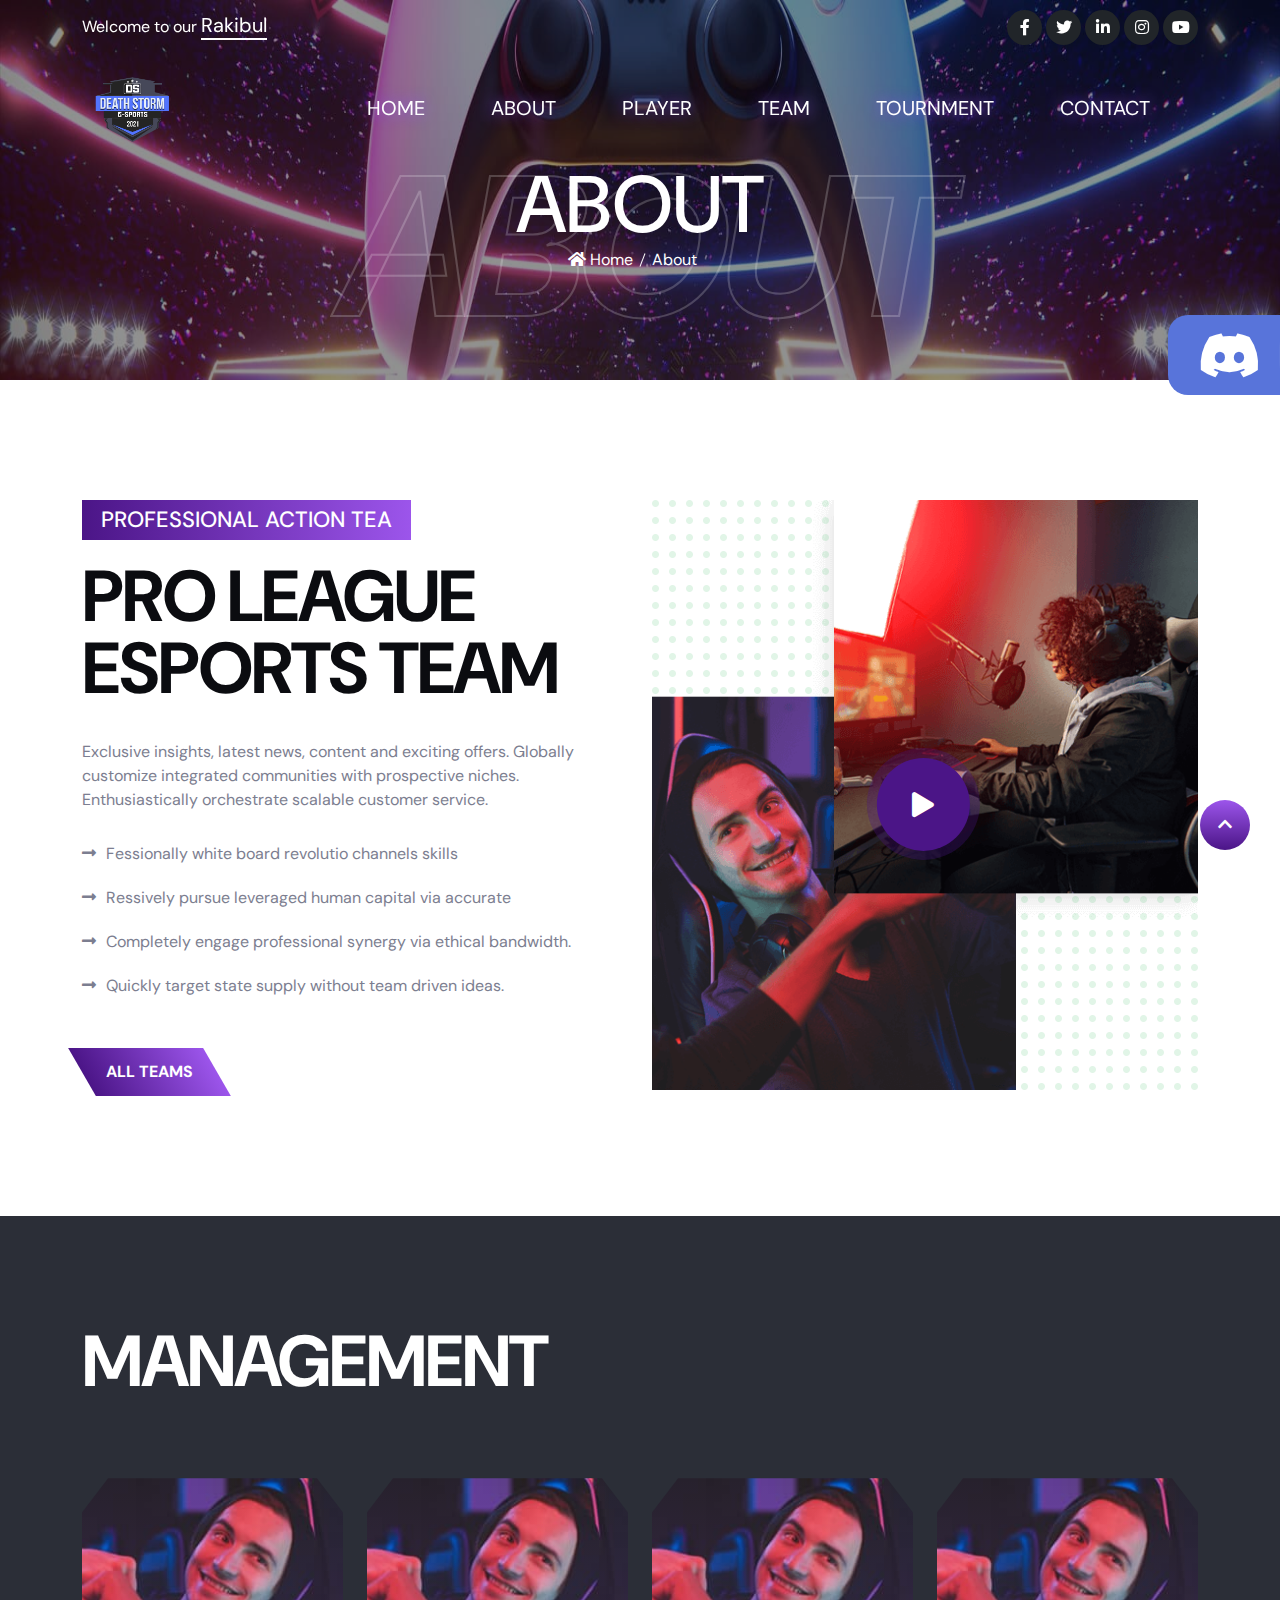
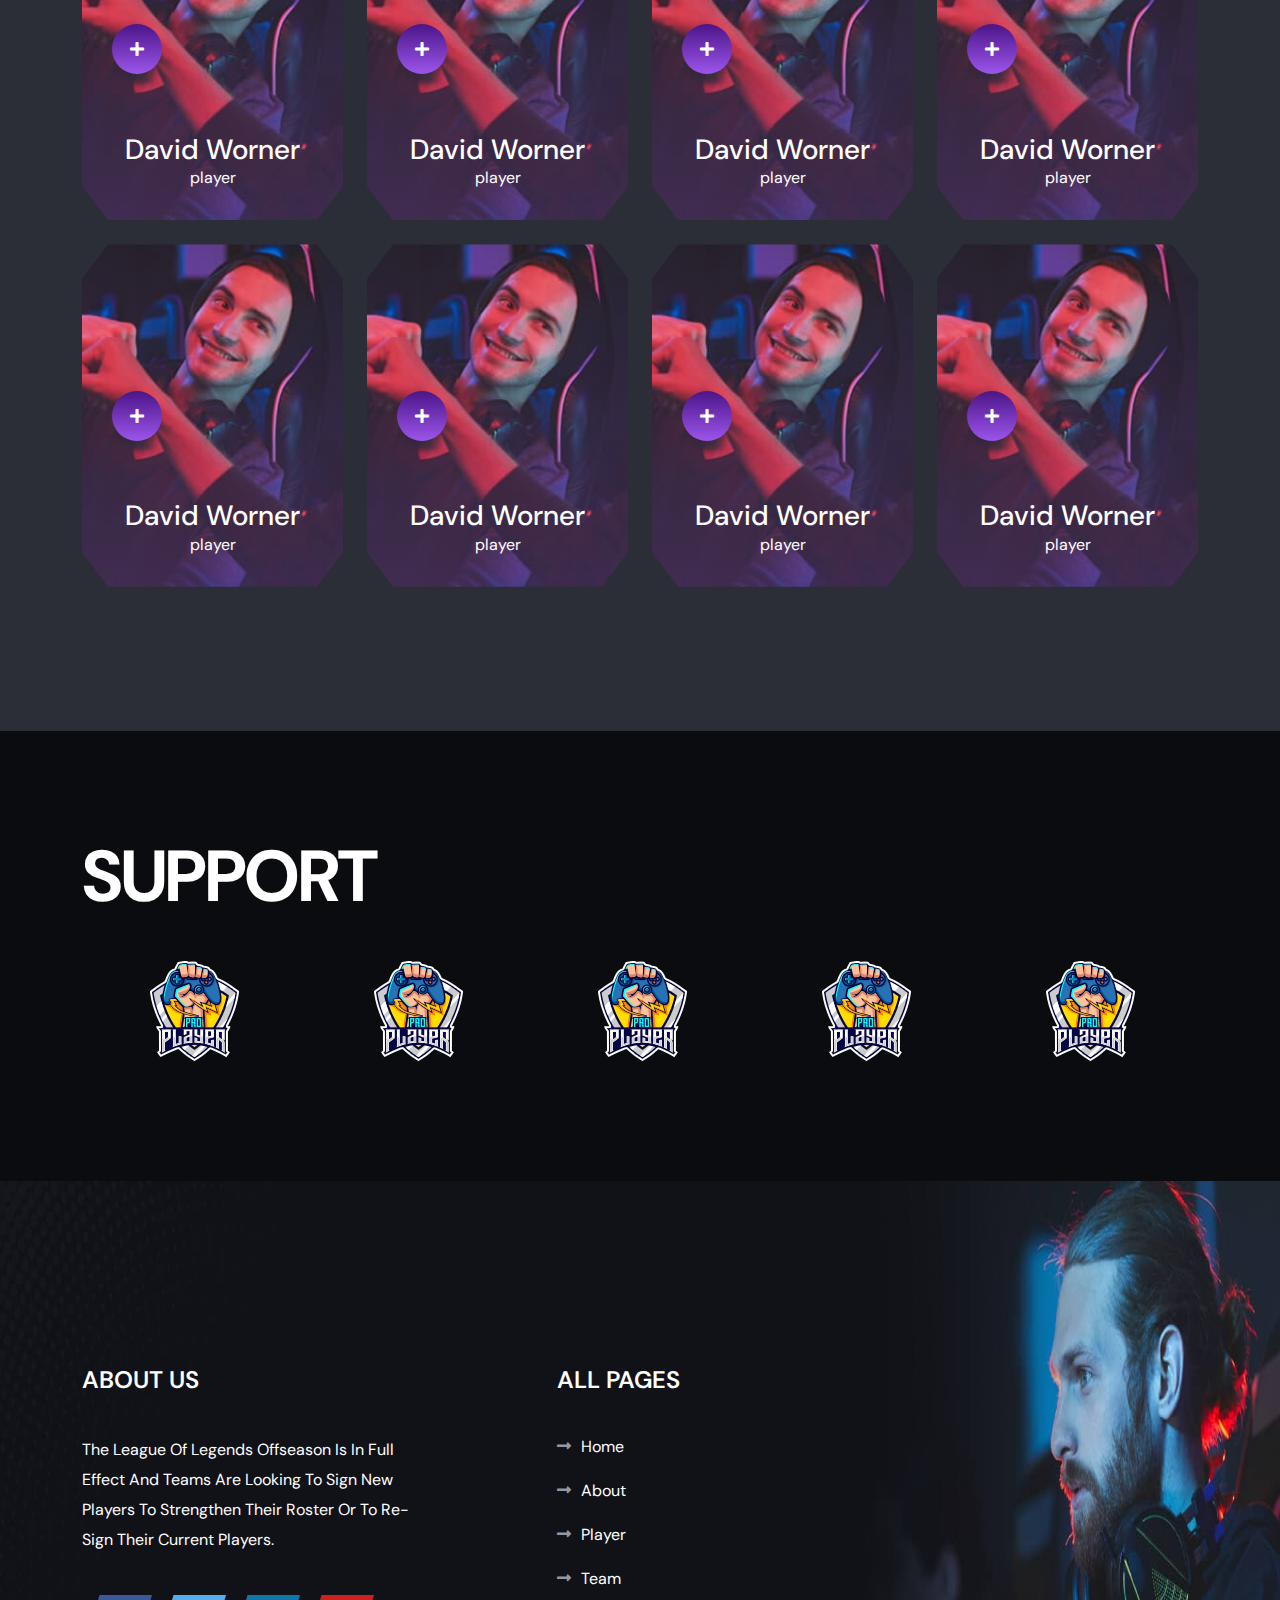
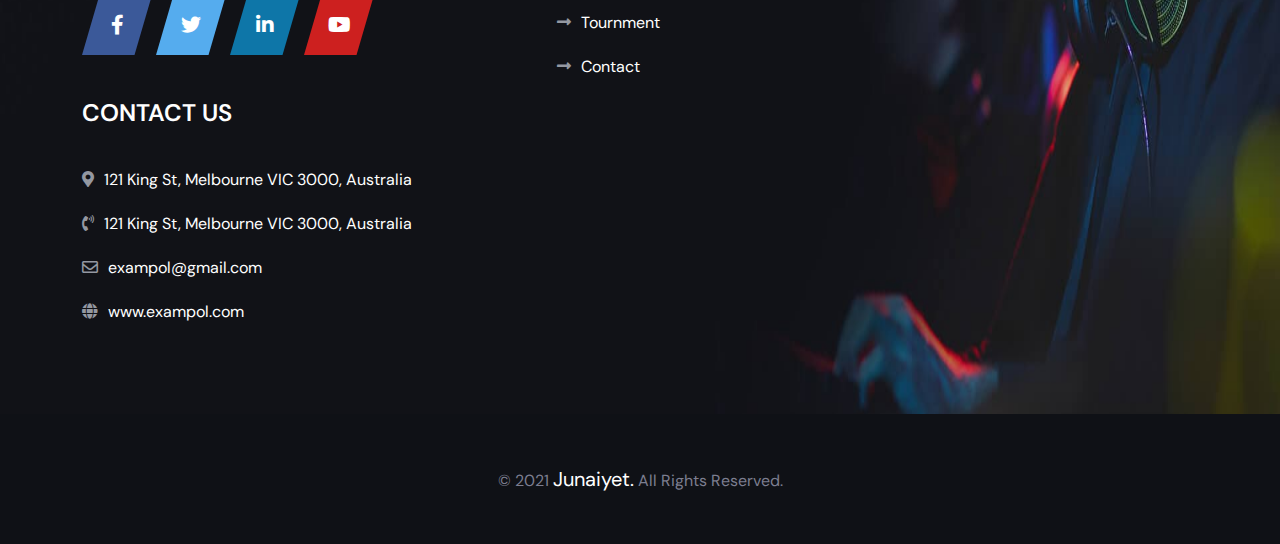
<file: about.html>
<!DOCTYPE html>
<html lang="en">

<head>
  <meta charset="UTF-8">
  <meta http-equiv="X-UA-Compatible" content="IE=edge">
  <meta name="viewport" content="width=device-width, initial-scale=1.0">
  <title>Deathstorm</title>
  <!-- google fonts -->
  <link rel="preconnect" href="https://fonts.googleapis.com">
  <link rel="preconnect" href="https://fonts.gstatic.com" crossorigin>
  <link
    href="https://fonts.googleapis.com/css2?family=DM+Sans:ital,wght@0,400;0,500;0,700;1,400;1,500;1,700&display=swap"
    rel="stylesheet">
  <!-- google fonts -->
  <!-- css link -->
  <link rel="stylesheet" href="assets/plugins/slick-slider/slick.css">
  <link rel="stylesheet" href="assets/plugins/fonts/all.min.css">
  <link rel="stylesheet" href="assets/plugins/bootstrap/bootstrap.min.css">
  <link rel="stylesheet" href="assets/plugins/venobox/venobox.min.css">
  <link rel="stylesheet" href="assets/css/style.css">
  <link rel="stylesheet" href="assets/css/responsive.css">
  <!-- css link -->
</head>

<body>

  <!-- header start-->
  <header class="fixd-menu">
    <div class="container">
      <div class="row header-top">
        <div class="col-md-6">
          <p class="header_title"> Welcome to our <a href="index.html">rakibul</a> </p>
        </div>
        <div class="col-md-6 text-end">
          <ul class="header-social-icon">
            <li><a href="#"><i class="fab fa-facebook-f"></i></a></li>
            <li><a href="#"><i class="fab fa-twitter"></i></a></li>
            <li><a href="#"><i class="fab fa-linkedin-in"></i></a></li>
            <li><a href="#"><i class="fab fa-instagram"></i></a></li>
            <li><a href="#"><i class="fab fa-youtube"></i></a></li>
          </ul>
        </div>

      </div>
    </div>
    <nav class="navbar navbar-expand-lg navigation">
      <div class="container">
        <a class="navbar-brand" href="index.html">
          <img src="assets/images/logo.png" alt="logo" width="100">
        </a>
        <button class="navbar-toggler" type="button" data-bs-toggle="collapse" data-bs-target="#navbarSupportedContent"
          aria-controls="navbarSupportedContent" aria-expanded="false" aria-label="Toggle header">
          <i class="fab fa-blackberry"></i>
        </button>
        <div class="collapse navbar-collapse" id="navbarSupportedContent">
          <ul class="navbar-nav ms-auto mb-2 mb-lg-0">
            <li class="nav-item">
              <a class="nav-link active" aria-current="page" href="index.html">Home</a>
            </li>
            <li class="nav-item">
              <a class="nav-link" href="about.html">About</a>
            </li>
            <li class="nav-item">
              <a class="nav-link" href="player.html">Player</a>
            </li>
            <li class="nav-item">
              <a class="nav-link" href="team.html">Team </a>
            </li>
            <li class="nav-item">
              <a class="nav-link" href="tournament.html">Tournment </a>
            </li>
            <li class="nav-item">
              <a class="nav-link" href="contact.html">contact </a>
            </li>

          </ul>

        </div>
      </div>
    </nav>
  </header>


  <!-- header end-->
  <!-- about-banner start -->

  <section class="about-banner">
    <div class="about-bg">
      <div class="container">
        <div class="overlay">
          <div class="about-heading">
            <h1>ABOUT</h1>
            <h2>ABOUT</h2>
            <ul>
              <li><a href="index.html"><i class="fas fa-home"></i> Home</a></li>
              <li><a href="about.html">About</a></li>
            </ul>
          </div>
        </div>

      </div>
    </div>
  </section>
  <!-- about-banner end -->
  <!-- about-details start -->
  <section class="about-details section-pb section-pt bg-white">
    <div class="container">
      <div class="row">
        <div class="col-md-6">
          <div class="about-left-item">

            <h2 class="subhedding"> PROFESSIONAL ACTION TEA</h2>
            <h2 class="heading">Pro League <br> Esports Team</h2>
            <p>Exclusive insights, latest news, content and exciting offers. Globally <br> customize integrated
              communities with prospective niches. <br> Enthusiastically orchestrate scalable customer service.</p>
            <ul class="about-list">
              <li><i class="fas fa-long-arrow-alt-right"></i>Fessionally white board revolutio channels skills</li>
              <li><i class="fas fa-long-arrow-alt-right"></i>Ressively pursue leveraged human capital via accurate</li>
              <li><i class="fas fa-long-arrow-alt-right"></i>Completely engage professional synergy via ethical
                bandwidth.</li>
              <li><i class="fas fa-long-arrow-alt-right"></i>Quickly target state supply without team driven ideas.</li>
            </ul>


            <div class="text-skewX">
              <span>all teams</span>
            </div>
          </div>
        </div>
        <div class="col-md-6">
          <div class="about-right-item">
            <div class="images">
              <div class="shap">
                <img src="assets/images/about/about-dot.png" alt="dotet">
              </div>
              <div class=" shap2">
                <img src="assets/images/about/about-dot.png" alt="dotet">
              </div>
              <img src="assets/images/about/about-image.png" alt="about-img">
              <a class="my-video-links round" data-autoplay="true" data-vbtype="video"
                href="https://youtu.be/dyZcRRWiuuw?t=2">
                <i class="fas fa-play"></i>
              </a>
            </div>
          </div>
        </div>
      </div>
    </div>
  </section>
  <!-- about-details end -->
  <!-- management start -->
  <section class="players section-pt section-pb">
    <div class="container">
      <div class="title">
        <h2>management</h2>
      </div>
      <div class="players-details">
        <div class="row">
          <div class="col-lg-3 col-md-4 col-sm-6">
            <div class="players-member">
              <div class="images">
                <img src="assets/images/member/member-2-1.jpg" alt="member">
                <div class="overlay">
                  <div class="plus-icon">
                    <i class="fas fa-plus"></i>
                  </div>
                  <ul class="member-social-icon">
                    <li><a href="#"><i class="fab fa-facebook-f"></i></a></li>
                    <li><a href="#"><i class="fab fa-twitter"></i></a></li>
                    <li><a href="#"><i class="fab fa-linkedin-in"></i></a></li>
                  </ul>
                  <div class="players-name-rank">
                    <h3>David Worner</h3>
                    <p>player</p>
                  </div>
                </div>
              </div>
            </div>
          </div>
 
          <div class="col-lg-3 col-md-4 col-sm-6">
            <div class="players-member">
              <div class="images">
                <img src="assets/images/member/member-2-1.jpg" alt="member">
                <div class="overlay">
                  <div class="plus-icon">
                    <i class="fas fa-plus"></i>
                  </div>
                  <ul class="member-social-icon">
                    <li><a href="#"><i class="fab fa-facebook-f"></i></a></li>
                    <li><a href="#"><i class="fab fa-twitter"></i></a></li>
                    <li><a href="#"><i class="fab fa-linkedin-in"></i></a></li>
                  </ul>
                  <div class="players-name-rank">
                    <h3>David Worner</h3>
                    <p>player</p>
                  </div>
                </div>
              </div>
            </div>
          </div>
 
          <div class="col-lg-3 col-md-4 col-sm-6">
            <div class="players-member">
              <div class="images">
                <img src="assets/images/member/member-2-1.jpg" alt="member">
                <div class="overlay">
                  <div class="plus-icon">
                    <i class="fas fa-plus"></i>
                  </div>
                  <ul class="member-social-icon">
                    <li><a href="#"><i class="fab fa-facebook-f"></i></a></li>
                    <li><a href="#"><i class="fab fa-twitter"></i></a></li>
                    <li><a href="#"><i class="fab fa-linkedin-in"></i></a></li>
                  </ul>
                  <div class="players-name-rank">
                    <h3>David Worner</h3>
                    <p>player</p>
                  </div>
                </div>
              </div>
            </div>
          </div>
 
          <div class="col-lg-3 col-md-4 col-sm-6">
            <div class="players-member">
              <div class="images">
                <img src="assets/images/member/member-2-1.jpg" alt="member">
                <div class="overlay">
                  <div class="plus-icon">
                    <i class="fas fa-plus"></i>
                  </div>
                  <ul class="member-social-icon">
                    <li><a href="#"><i class="fab fa-facebook-f"></i></a></li>
                    <li><a href="#"><i class="fab fa-twitter"></i></a></li>
                    <li><a href="#"><i class="fab fa-linkedin-in"></i></a></li>
                  </ul>
                  <div class="players-name-rank">
                    <h3>David Worner</h3>
                    <p>player</p>
                  </div>
                </div>
              </div>
            </div>
          </div>
 
          <div class="col-lg-3 col-md-4 col-sm-6">
            <div class="players-member">
              <div class="images">
                <img src="assets/images/member/member-2-1.jpg" alt="member">
                <div class="overlay">
                  <div class="plus-icon">
                    <i class="fas fa-plus"></i>
                  </div>
                  <ul class="member-social-icon">
                    <li><a href="#"><i class="fab fa-facebook-f"></i></a></li>
                    <li><a href="#"><i class="fab fa-twitter"></i></a></li>
                    <li><a href="#"><i class="fab fa-linkedin-in"></i></a></li>
                  </ul>
                  <div class="players-name-rank">
                    <h3>David Worner</h3>
                    <p>player</p>
                  </div>
                </div>
              </div>
            </div>
          </div>
 
          <div class="col-lg-3 col-md-4 col-sm-6">
            <div class="players-member">
              <div class="images">
                <img src="assets/images/member/member-2-1.jpg" alt="member">
                <div class="overlay">
                  <div class="plus-icon">
                    <i class="fas fa-plus"></i>
                  </div>
                  <ul class="member-social-icon">
                    <li><a href="#"><i class="fab fa-facebook-f"></i></a></li>
                    <li><a href="#"><i class="fab fa-twitter"></i></a></li>
                    <li><a href="#"><i class="fab fa-linkedin-in"></i></a></li>
                  </ul>
                  <div class="players-name-rank">
                    <h3>David Worner</h3>
                    <p>player</p>
                  </div>
                </div>
              </div>
            </div>
          </div>
 
          <div class="col-lg-3 col-md-4 col-sm-6">
            <div class="players-member">
              <div class="images">
                <img src="assets/images/member/member-2-1.jpg" alt="member">
                <div class="overlay">
                  <div class="plus-icon">
                    <i class="fas fa-plus"></i>
                  </div>
                  <ul class="member-social-icon">
                    <li><a href="#"><i class="fab fa-facebook-f"></i></a></li>
                    <li><a href="#"><i class="fab fa-twitter"></i></a></li>
                    <li><a href="#"><i class="fab fa-linkedin-in"></i></a></li>
                  </ul>
                  <div class="players-name-rank">
                    <h3>David Worner</h3>
                    <p>player</p>
                  </div>
                </div>
              </div>
            </div>
          </div>
 
          <div class="col-lg-3 col-md-4 col-sm-6">
            <div class="players-member">
              <div class="images">
                <img src="assets/images/member/member-2-1.jpg" alt="member">
                <div class="overlay">
                  <div class="plus-icon">
                    <i class="fas fa-plus"></i>
                  </div>
                  <ul class="member-social-icon">
                    <li><a href="#"><i class="fab fa-facebook-f"></i></a></li>
                    <li><a href="#"><i class="fab fa-twitter"></i></a></li>
                    <li><a href="#"><i class="fab fa-linkedin-in"></i></a></li>
                  </ul>
                  <div class="players-name-rank">
                    <h3>David Worner</h3>
                    <p>player</p>
                  </div>
                </div>
              </div>
            </div>
          </div>
 
        </div>
      </div>

    
    </div>
  </section>
  <!-- management end -->
  <!--games start -->
 

    <!-- games start-->
    <section class="games section-pb section-pt">
      <div class="container">

        <div class="title mb-5">
          <h2>support</h2>
        </div>
        <div class="games-slider">
          <div class="games-logo">
            <img src="assets/images/games-logo/brand-2.png" alt="logo">
          </div>
          <div class="games-logo">
            <img src="assets/images/games-logo/brand-2.png" alt="logo">
          </div>
          <div class="games-logo">
            <img src="assets/images/games-logo/brand-2.png" alt="logo">
          </div>
          <div class="games-logo">
            <img src="assets/images/games-logo/brand-2.png" alt="logo">
          </div>
          <div class="games-logo">
            <img src="assets/images/games-logo/brand-2.png" alt="logo">
          </div>
          <div class="games-logo">
            <img src="assets/images/games-logo/brand-2.png" alt="logo">
          </div>
          <div class="games-logo">
            <img src="assets/images/games-logo/brand-2.png" alt="logo">
          </div>
        </div>
      </div>
  
  
    </section>
    <!-- games end-->
  <!--games end -->
  <!-- join discord start -->
  <div class="discord">
    <div class="discord-logo-join">
      <i class="fab fa-discord"></i>
      <a href="#" class="discord-join">
        Join
      </a>

    </div>
  </div>
  <!-- join discord end -->
  <!-- back-to-top start -->
  <a class="backtotop" href="#">
    <i class="fas fa-chevron-up"></i>
  </a>
  <!-- back-to-top end -->
  <!-- footer start-->
  <footer>
    <div class="gooter-bg">
      <div class="container">
        <div class="row">
          <div class="col-md-4 mb-5 mb-md-0">
            <h3 class="footer-hadding">About Us</h3>
            <p>
              The League of Legends offseason is in full effect and teams are looking to sign new players to strengthen
              their roster or to re-sign their current players.
            </p>
            <ul class="socal-icon">
              <li><a href="#"><i class="fab fa-facebook-f"></i></a></li>
              <li><a href="#"><i class="fab fa-twitter"></i></a></li>
              <li><a href="#"><i class="fab fa-linkedin-in"></i></a></li>
              <li><a href="#"><i class="fab fa-youtube"></i></a></li>
            </ul>
          </div>
          <div class="col-md-2 col-md-4  offset-lg-1 col-5">
            <h3 class="footer-hadding">All Pages</h3>

            <ul class="pages-link">
              <li><a href="#"><i class="fas fa-long-arrow-alt-right"></i>Home</a></li>
              <li><a href="#"><i class="fas fa-long-arrow-alt-right"></i>About</a></li>
              <li><a href="#"><i class="fas fa-long-arrow-alt-right"></i>Player</a></li>
              <li><a href="#"><i class="fas fa-long-arrow-alt-right"></i>Team</a></li>
              <li><a href="#"><i class="fas fa-long-arrow-alt-right"></i>Tournment</a></li>
              <li><a href="#"><i class="fas fa-long-arrow-alt-right"></i>Contact</a></li>

            </ul>
          </div>
          <div class="col-md-4 col-7">
            <h3 class="footer-hadding">Contact Us</h3>

            <ul class="pages-link">
              <li><a href="#"><i class="fas fa-map-marker-alt"></i>121 King St, Melbourne VIC 3000, Australia</a></li>
              <li><a href="tel:+8000000"><i class="fas fa-phone-volume"></i>121 King St, Melbourne VIC 3000,
                  Australia</a></li>
              <li><a href="mailto:exampol@gmail.com"><i class="far fa-envelope"></i>exampol@gmail.com</a></li>
              <li><a href="https://exampol.com/"><i class="fas fa-globe"></i>www.exampol.com</a></li>
            </ul>
          </div>

        </div>
      </div>
    </div>
    <div class="footer-bottom">
      <p>© 2021 <a href="https://github.com/junaiyet">Junaiyet.</a> All Rights Reserved.</p>
    </div>
  </footer>
  <!-- footer end-->





  </div>
  <!-- script -->
  <script src="assets/js/jquery-1.12.4.min.js"></script>
  <script src="assets/plugins/venobox/venobox.min.js"></script>
  <script src="assets/plugins/bootstrap/bootstrap.bundle.min.js"></script>
  <script src="assets/plugins/slick-slider/slick.min.js"></script>
  <script src="assets/js/script.js"></script>
  <!-- script -->
</body>

</html>
</file>
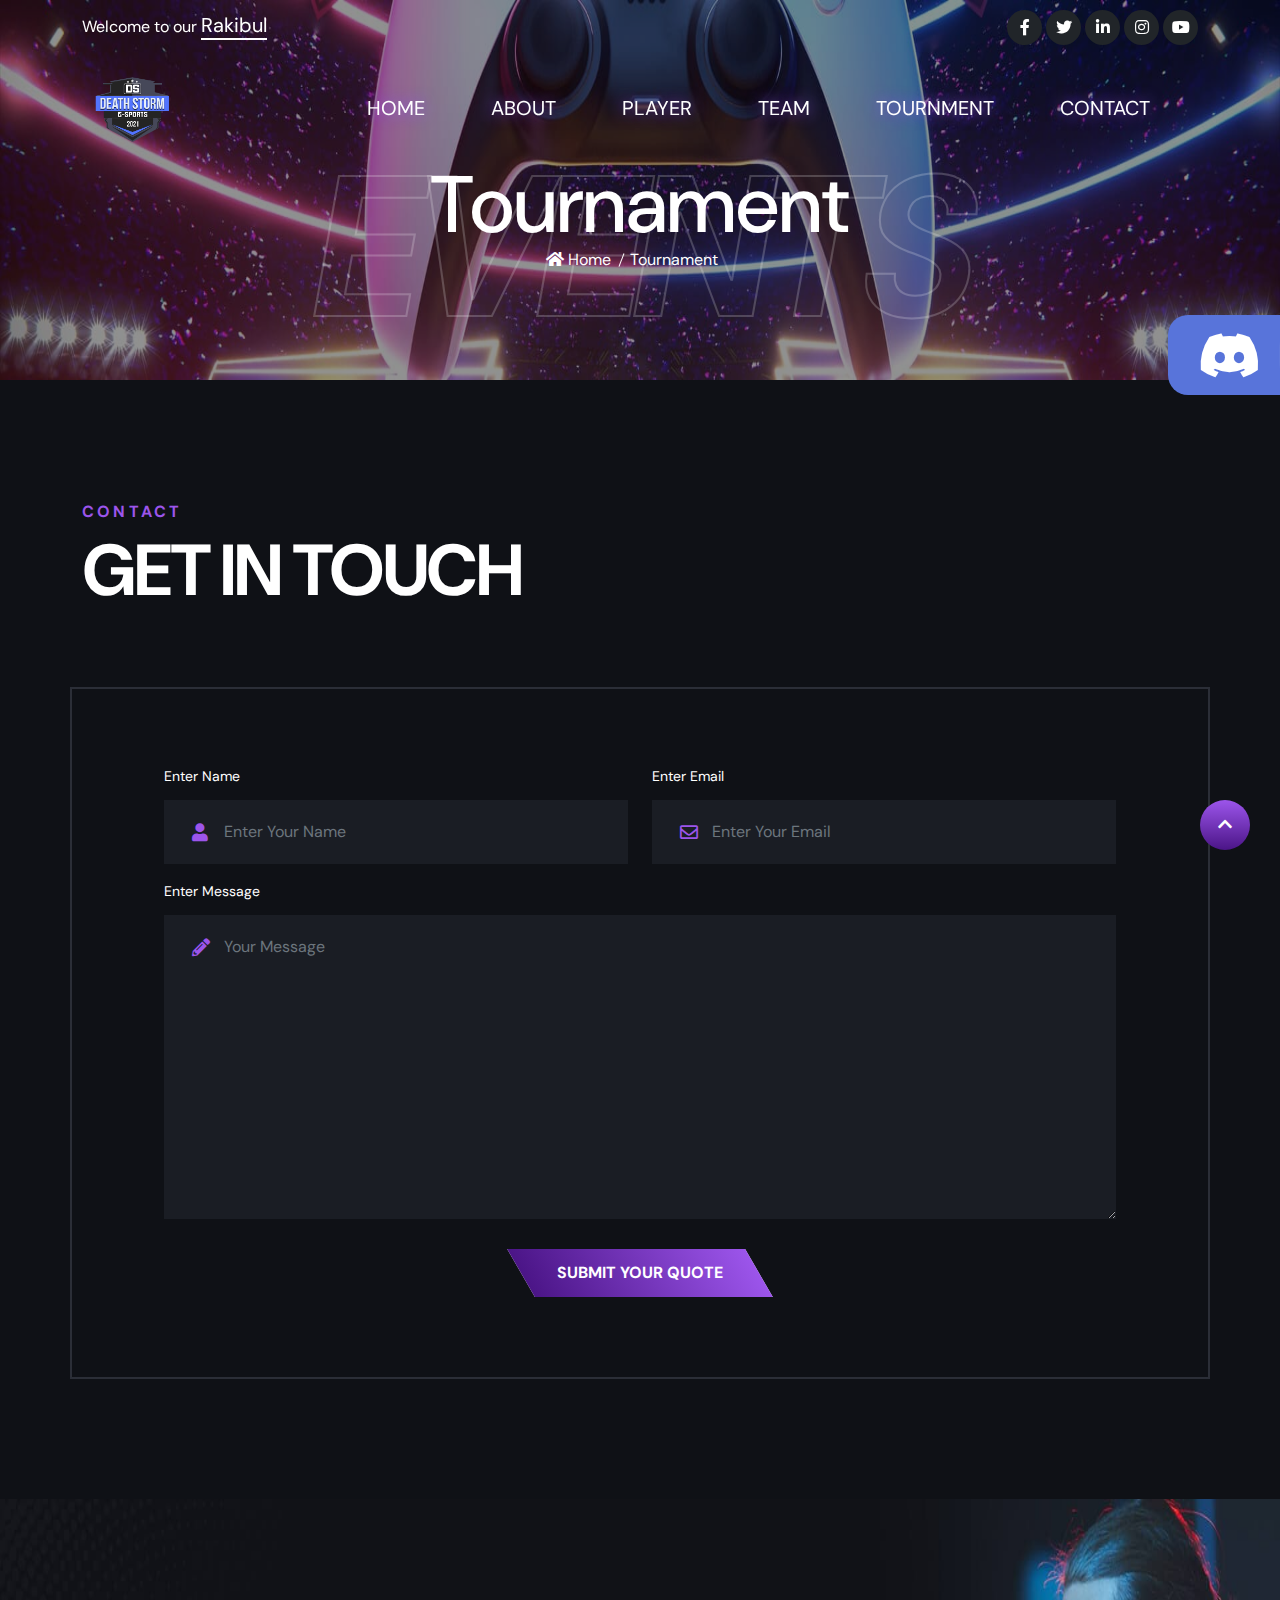
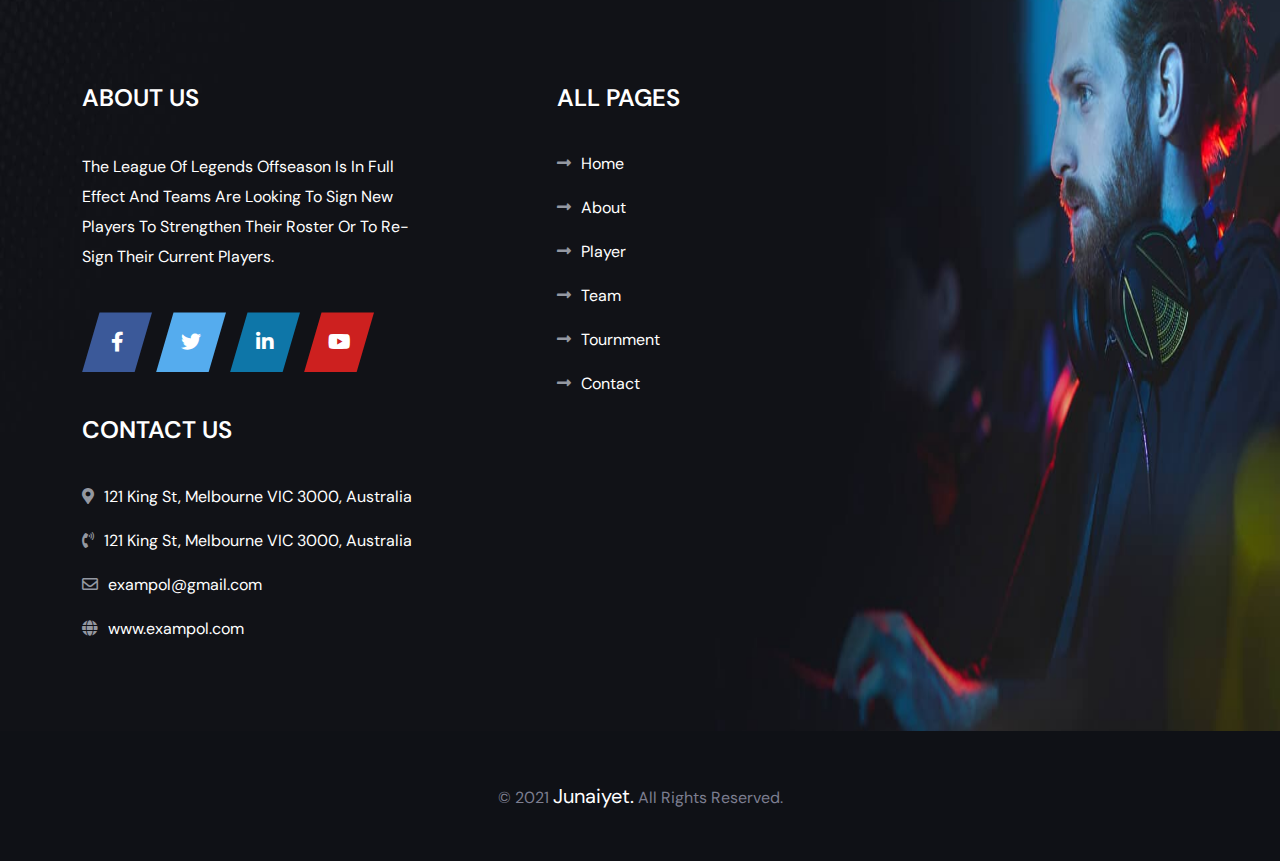
<file: contact.html>
<!DOCTYPE html>
<html lang="en">

<head>
  <meta charset="UTF-8">
  <meta http-equiv="X-UA-Compatible" content="IE=edge">
  <meta name="viewport" content="width=device-width, initial-scale=1.0">
  <title>Deathstorm</title>
  <!-- google fonts -->
  <link rel="preconnect" href="https://fonts.googleapis.com">
  <link rel="preconnect" href="https://fonts.gstatic.com" crossorigin>
  <link
    href="https://fonts.googleapis.com/css2?family=DM+Sans:ital,wght@0,400;0,500;0,700;1,400;1,500;1,700&display=swap"
    rel="stylesheet">
  <!-- google fonts -->
  <!-- css link -->
  <link rel="stylesheet" href="assets/plugins/slick-slider/slick.css">
  <link rel="stylesheet" href="assets/plugins/fonts/all.min.css">
  <link rel="stylesheet" href="assets/plugins/bootstrap/bootstrap.min.css">
  <link rel="stylesheet" href="assets/plugins/venobox/venobox.min.css">
  <link rel="stylesheet" href="assets/css/style.css">
  <link rel="stylesheet" href="assets/css/responsive.css">
  <!-- css link -->
</head>

<body>

  <!-- header start-->
  <header class="fixd-menu">
    <div class="container">
      <div class="row header-top">
        <div class="col-md-6">
          <p class="header_title"> Welcome to our <a href="index.html">rakibul</a> </p>
        </div>
        <div class="col-md-6 text-end">
          <ul class="header-social-icon">
            <li><a href="#"><i class="fab fa-facebook-f"></i></a></li>
            <li><a href="#"><i class="fab fa-twitter"></i></a></li>
            <li><a href="#"><i class="fab fa-linkedin-in"></i></a></li>
            <li><a href="#"><i class="fab fa-instagram"></i></a></li>
            <li><a href="#"><i class="fab fa-youtube"></i></a></li>
          </ul>
        </div>

      </div>
    </div>
    <nav class="navbar navbar-expand-lg navigation">
      <div class="container">
        <a class="navbar-brand" href="index.html">
          <img src="assets/images/logo.png" alt="logo" width="100">
        </a>
        <button class="navbar-toggler" type="button" data-bs-toggle="collapse" data-bs-target="#navbarSupportedContent"
          aria-controls="navbarSupportedContent" aria-expanded="false" aria-label="Toggle header">
          <i class="fab fa-blackberry"></i>
        </button>
        <div class="collapse navbar-collapse" id="navbarSupportedContent">
          <ul class="navbar-nav ms-auto mb-2 mb-lg-0">
            <li class="nav-item">
              <a class="nav-link active" aria-current="page" href="index.html">Home</a>
            </li>
            <li class="nav-item">
              <a class="nav-link" href="about.html">About</a>
            </li>
            <li class="nav-item">
              <a class="nav-link" href="player.html">Player</a>
            </li>
            <li class="nav-item">
              <a class="nav-link" href="team.html">Team </a>
            </li>
            <li class="nav-item">
              <a class="nav-link" href="tournament.html">Tournment </a>
            </li>
            <li class="nav-item">
              <a class="nav-link" href="contact.html">contact </a>
            </li>

          </ul>

        </div>
      </div>
    </nav>
  </header>


  <!-- header end-->
  <!-- about-banner start -->

  <section class="about-banner">
    <div class="about-bg">
      <div class="container">
        <div class="overlay">
          <div class="about-heading">
            <h1>Tournament</h1>
            <h2>Events</h2>
            <ul>
              <li><a href="index.html"><i class="fas fa-home"></i> Home</a></li>
              <li><a href="tournament.html">Tournament</a></li>
            </ul>
          </div>
        </div>

      </div>
    </div>
  </section>
  <!-- about-banner end -->

  <!-- contact start-->
  <section class="contact section-pb section-pt">
    <div class="container">
      <div class=" title">
        <span>Contact</span>
        <h2>Get in touch</h2>
      </div>

      <form action="./index.html" class="row form-area">
        <div class="col-md-6 form-item">
          <label class="text-white" for="name">Enter Name</label>
          <input type="text" id="name" name="name" class="form-control" placeholder="Enter Your Name">
          <i class="fas fa-user"></i>

        </div>
        <div class="col-md-6 form-item">
          <label class="text-white" for="email">Enter Email</label>
          <input type="text" id="email" name="email" class="form-control" placeholder="Enter Your Email">
          <i class="far fa-envelope"></i>
        </div>
        <div class="col-md-12 form-item">

          <label class="text-white" for="message">Enter Message</label>
          <textarea class="form-control" id="message" rows="11" cols="50" name="message"
            placeholder="Your Message"></textarea>
          <i class="fas fa-pencil-alt"></i>

        </div>

        <button type="submit" class="text-skewX mx-auto"><span>Submit Your Quote</span>


        </button>
    </div>
    </form>
    </div>
  </section>
  <!-- contact end-->

  <!-- join discord start -->
  <div class="discord">
    <div class="discord-logo-join">
      <i class="fab fa-discord"></i>
      <a href="#" class="discord-join">
        Join
      </a>

    </div>
  </div>
  <!-- join discord end -->
  <!-- back-to-top start -->
  <a class="backtotop" href="#">
    <i class="fas fa-chevron-up"></i>
  </a>
  <!-- back-to-top end -->
  <!-- footer start-->
  <footer>
    <div class="gooter-bg">
      <div class="container">
        <div class="row">
          <div class="col-md-4 mb-5 mb-md-0">
            <h3 class="footer-hadding">About Us</h3>
            <p>
              The League of Legends offseason is in full effect and teams are looking to sign new players to strengthen
              their roster or to re-sign their current players.
            </p>
            <ul class="socal-icon">
              <li><a href="#"><i class="fab fa-facebook-f"></i></a></li>
              <li><a href="#"><i class="fab fa-twitter"></i></a></li>
              <li><a href="#"><i class="fab fa-linkedin-in"></i></a></li>
              <li><a href="#"><i class="fab fa-youtube"></i></a></li>
            </ul>
          </div>
          <div class="col-md-2 col-md-4  offset-lg-1 col-5">
            <h3 class="footer-hadding">All Pages</h3>

            <ul class="pages-link">
              <li><a href="#"><i class="fas fa-long-arrow-alt-right"></i>Home</a></li>
              <li><a href="#"><i class="fas fa-long-arrow-alt-right"></i>About</a></li>
              <li><a href="#"><i class="fas fa-long-arrow-alt-right"></i>Player</a></li>
              <li><a href="#"><i class="fas fa-long-arrow-alt-right"></i>Team</a></li>
              <li><a href="#"><i class="fas fa-long-arrow-alt-right"></i>Tournment</a></li>
              <li><a href="#"><i class="fas fa-long-arrow-alt-right"></i>Contact</a></li>

            </ul>
          </div>
          <div class="col-md-4 col-7">
            <h3 class="footer-hadding">Contact Us</h3>

            <ul class="pages-link">
              <li><a href="#"><i class="fas fa-map-marker-alt"></i>121 King St, Melbourne VIC 3000, Australia</a></li>
              <li><a href="tel:+8000000"><i class="fas fa-phone-volume"></i>121 King St, Melbourne VIC 3000,
                  Australia</a></li>
              <li><a href="mailto:exampol@gmail.com"><i class="far fa-envelope"></i>exampol@gmail.com</a></li>
              <li><a href="https://exampol.com/"><i class="fas fa-globe"></i>www.exampol.com</a></li>
            </ul>
          </div>

        </div>
      </div>
    </div>
    <div class="footer-bottom">
      <p>© 2021 <a href="https://github.com/junaiyet">Junaiyet.</a> All Rights Reserved.</p>
    </div>
  </footer>
  <!-- footer end-->





  </div>
  <!-- script -->
  <script src="assets/js/jquery-1.12.4.min.js"></script>
  <script src="assets/plugins/venobox/venobox.min.js"></script>
  <script src="assets/plugins/bootstrap/bootstrap.bundle.min.js"></script>
  <script src="assets/plugins/slick-slider/slick.min.js"></script>
  <script src="assets/js/script.js"></script>
  <!-- script -->
</body>

</html>
</file>
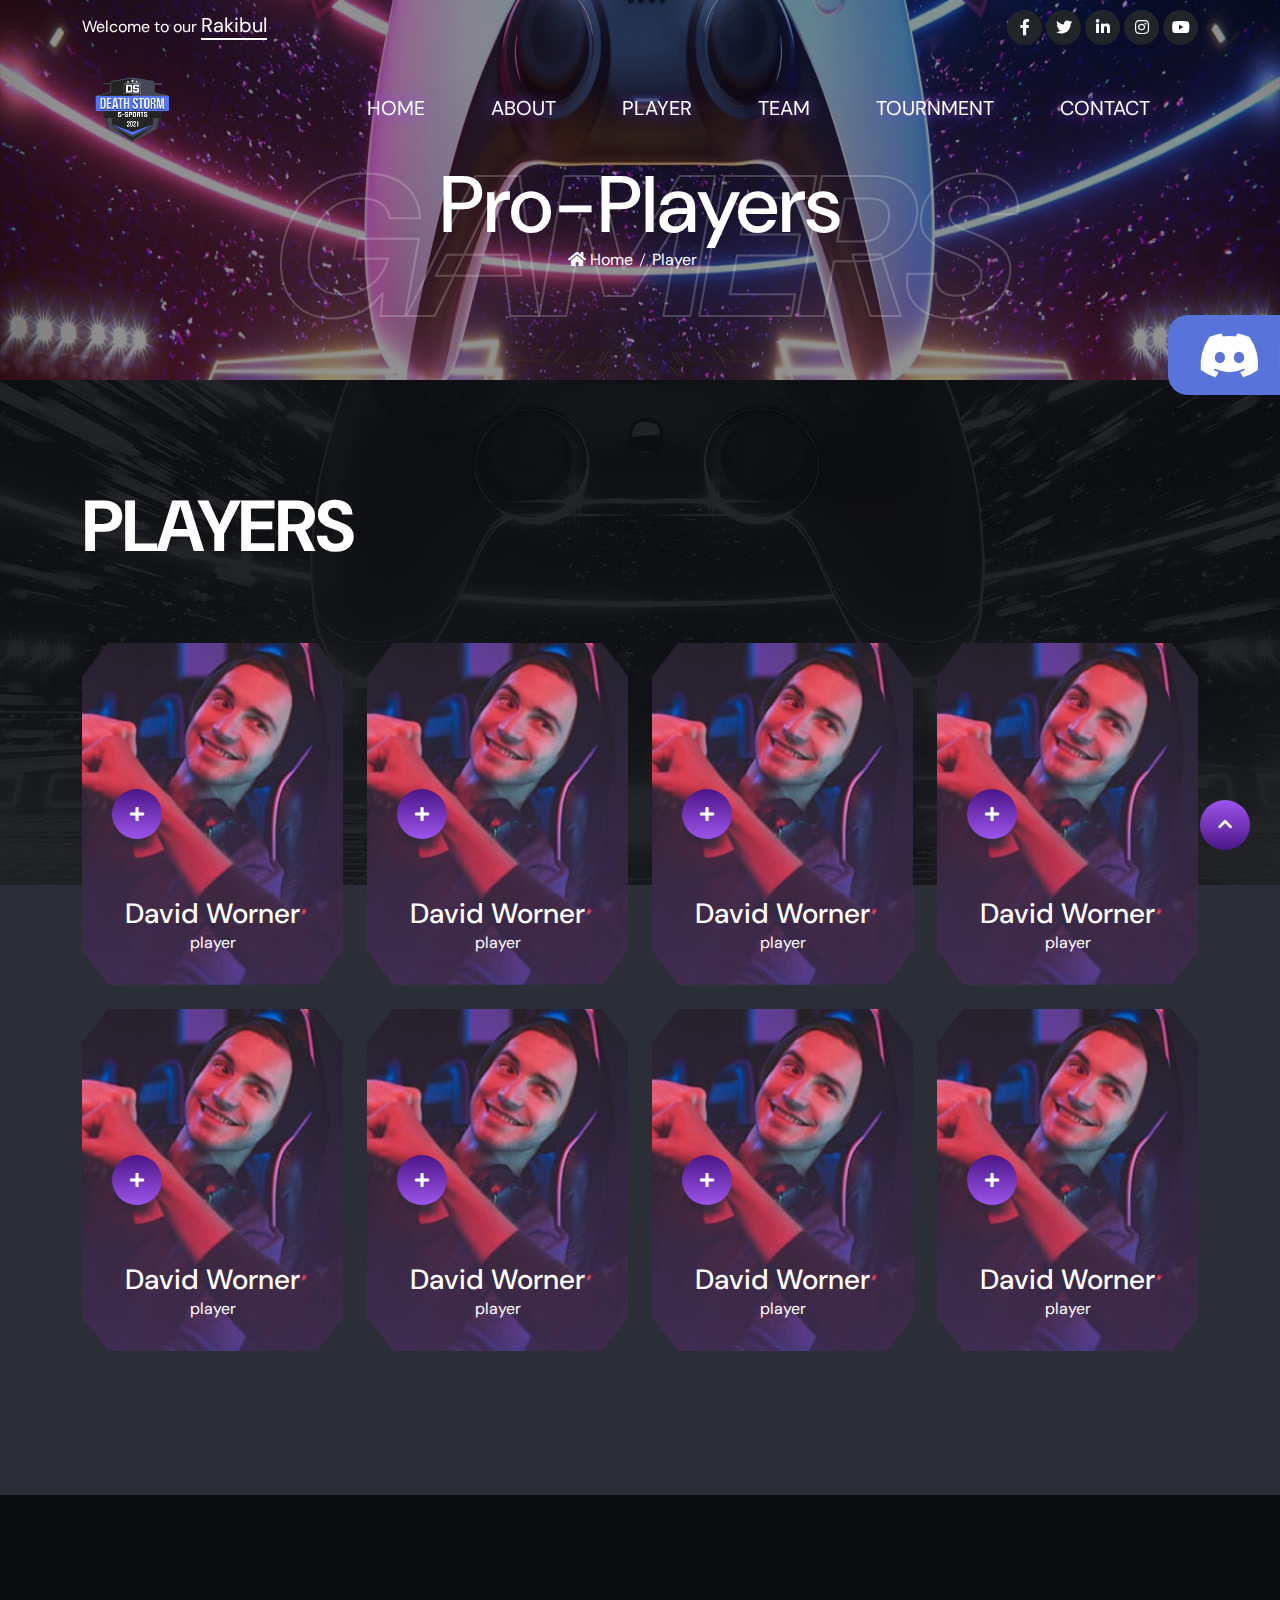
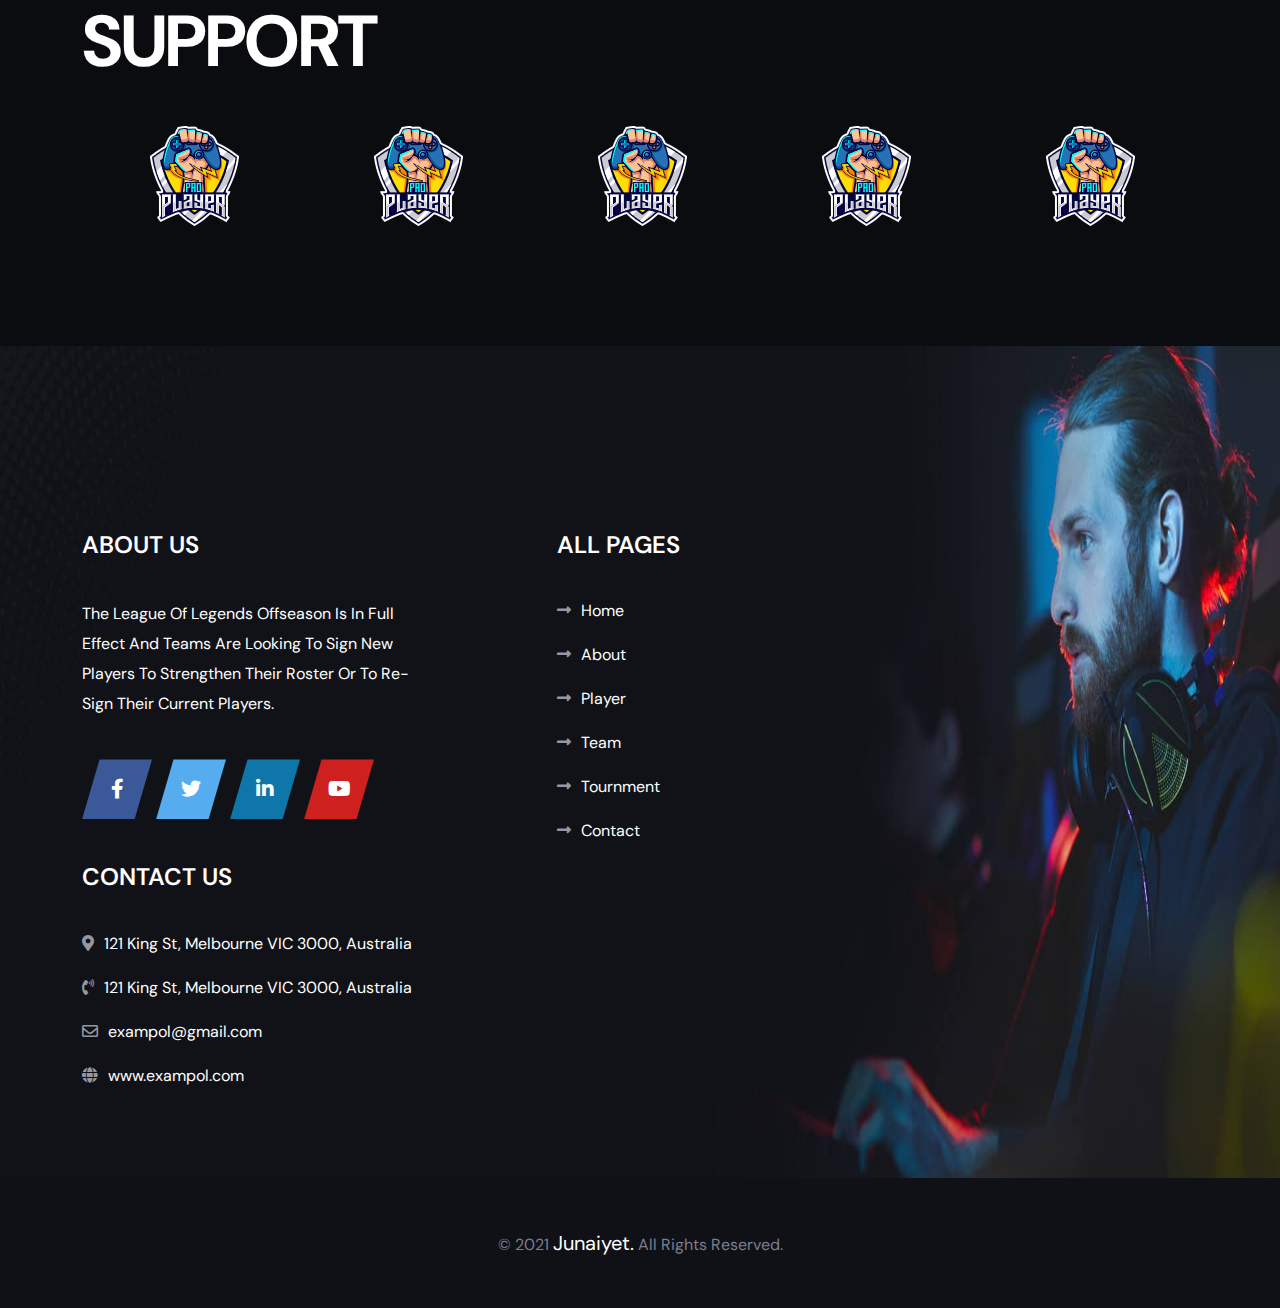
<file: player.html>
<!DOCTYPE html>
<html lang="en">

<head>
  <meta charset="UTF-8">
  <meta http-equiv="X-UA-Compatible" content="IE=edge">
  <meta name="viewport" content="width=device-width, initial-scale=1.0">
  <title>Deathstorm</title>
  <!-- google fonts -->
  <link rel="preconnect" href="https://fonts.googleapis.com">
  <link rel="preconnect" href="https://fonts.gstatic.com" crossorigin>
  <link
    href="https://fonts.googleapis.com/css2?family=DM+Sans:ital,wght@0,400;0,500;0,700;1,400;1,500;1,700&display=swap"
    rel="stylesheet">
  <!-- google fonts -->
  <!-- css link -->
  <link rel="stylesheet" href="assets/plugins/slick-slider/slick.css">
  <link rel="stylesheet" href="assets/plugins/fonts/all.min.css">
  <link rel="stylesheet" href="assets/plugins/bootstrap/bootstrap.min.css">
  <link rel="stylesheet" href="assets/plugins/venobox/venobox.min.css">
  <link rel="stylesheet" href="assets/css/style.css">
  <link rel="stylesheet" href="assets/css/responsive.css">
  <!-- css link -->
</head>

<body>

  <!-- header start-->
  <header class="fixd-menu">
    <div class="container">
      <div class="row header-top">
        <div class="col-md-6">
          <p class="header_title"> Welcome to our <a href="index.html">rakibul</a> </p>
        </div>
        <div class="col-md-6 text-end">
          <ul class="header-social-icon">
            <li><a href="#"><i class="fab fa-facebook-f"></i></a></li>
            <li><a href="#"><i class="fab fa-twitter"></i></a></li>
            <li><a href="#"><i class="fab fa-linkedin-in"></i></a></li>
            <li><a href="#"><i class="fab fa-instagram"></i></a></li>
            <li><a href="#"><i class="fab fa-youtube"></i></a></li>
          </ul>
        </div>

      </div>
    </div>
    <nav class="navbar navbar-expand-lg navigation">
      <div class="container">
        <a class="navbar-brand" href="index.html">
          <img src="assets/images/logo.png" alt="logo" width="100">
        </a>
        <button class="navbar-toggler" type="button" data-bs-toggle="collapse" data-bs-target="#navbarSupportedContent"
          aria-controls="navbarSupportedContent" aria-expanded="false" aria-label="Toggle header">
          <i class="fab fa-blackberry"></i>
        </button>
        <div class="collapse navbar-collapse" id="navbarSupportedContent">
          <ul class="navbar-nav ms-auto mb-2 mb-lg-0">
            <li class="nav-item">
              <a class="nav-link active" aria-current="page" href="index.html">Home</a>
            </li>
            <li class="nav-item">
              <a class="nav-link" href="about.html">About</a>
            </li>
            <li class="nav-item">
              <a class="nav-link" href="player.html">Player</a>
            </li>
            <li class="nav-item">
              <a class="nav-link" href="team.html">Team </a>
            </li>
            <li class="nav-item">
              <a class="nav-link" href="tournament.html">Tournment </a>
            </li>
            <li class="nav-item">
              <a class="nav-link" href="contact.html">contact </a>
            </li>

          </ul>

        </div>
      </div>
    </nav>
  </header>


  <!-- header end-->
  <!-- about-banner start -->

  <section class="about-banner">
    <div class="about-bg">
      <div class="container">
        <div class="overlay">
          <div class="about-heading">
            <h1>Pro-Players</h1>
            <h2>Gamers</h2>
            <ul>
              <li><a href="index.html"><i class="fas fa-home"></i> Home</a></li>
              <li><a href="player.html">Player</a></li>
            </ul>
          </div>
        </div>

      </div>
    </div>
  </section>
  <!-- about-banner end -->

  <!-- players start -->
  <section class="players section-pt section-pb">
    <div class="container">
      <div class="title">
        <h2>players</h2>
      </div>
      <div class="players-details">
        <div class="row">
          <div class="col-lg-3 col-md-4 col-sm-6">
            <div class="players-member">
              <div class="images">
                <img src="assets/images/member/member-2-1.jpg" alt="member">
                <div class="overlay">
                  <div class="plus-icon">
                    <i class="fas fa-plus"></i>
                  </div>
                  <ul class="member-social-icon">
                    <li><a href="#"><i class="fab fa-facebook-f"></i></a></li>
                    <li><a href="#"><i class="fab fa-twitter"></i></a></li>
                    <li><a href="#"><i class="fab fa-linkedin-in"></i></a></li>
                  </ul>
                  <div class="players-name-rank">
                    <h3>David Worner</h3>
                    <p>player</p>
                  </div>
                </div>
              </div>
            </div>
          </div>
 
          <div class="col-lg-3 col-md-4 col-sm-6">
            <div class="players-member">
              <div class="images">
                <img src="assets/images/member/member-2-1.jpg" alt="member">
                <div class="overlay">
                  <div class="plus-icon">
                    <i class="fas fa-plus"></i>
                  </div>
                  <ul class="member-social-icon">
                    <li><a href="#"><i class="fab fa-facebook-f"></i></a></li>
                    <li><a href="#"><i class="fab fa-twitter"></i></a></li>
                    <li><a href="#"><i class="fab fa-linkedin-in"></i></a></li>
                  </ul>
                  <div class="players-name-rank">
                    <h3>David Worner</h3>
                    <p>player</p>
                  </div>
                </div>
              </div>
            </div>
          </div>
 
          <div class="col-lg-3 col-md-4 col-sm-6">
            <div class="players-member">
              <div class="images">
                <img src="assets/images/member/member-2-1.jpg" alt="member">
                <div class="overlay">
                  <div class="plus-icon">
                    <i class="fas fa-plus"></i>
                  </div>
                  <ul class="member-social-icon">
                    <li><a href="#"><i class="fab fa-facebook-f"></i></a></li>
                    <li><a href="#"><i class="fab fa-twitter"></i></a></li>
                    <li><a href="#"><i class="fab fa-linkedin-in"></i></a></li>
                  </ul>
                  <div class="players-name-rank">
                    <h3>David Worner</h3>
                    <p>player</p>
                  </div>
                </div>
              </div>
            </div>
          </div>
 
          <div class="col-lg-3 col-md-4 col-sm-6">
            <div class="players-member">
              <div class="images">
                <img src="assets/images/member/member-2-1.jpg" alt="member">
                <div class="overlay">
                  <div class="plus-icon">
                    <i class="fas fa-plus"></i>
                  </div>
                  <ul class="member-social-icon">
                    <li><a href="#"><i class="fab fa-facebook-f"></i></a></li>
                    <li><a href="#"><i class="fab fa-twitter"></i></a></li>
                    <li><a href="#"><i class="fab fa-linkedin-in"></i></a></li>
                  </ul>
                  <div class="players-name-rank">
                    <h3>David Worner</h3>
                    <p>player</p>
                  </div>
                </div>
              </div>
            </div>
          </div>
 
          <div class="col-lg-3 col-md-4 col-sm-6">
            <div class="players-member">
              <div class="images">
                <img src="assets/images/member/member-2-1.jpg" alt="member">
                <div class="overlay">
                  <div class="plus-icon">
                    <i class="fas fa-plus"></i>
                  </div>
                  <ul class="member-social-icon">
                    <li><a href="#"><i class="fab fa-facebook-f"></i></a></li>
                    <li><a href="#"><i class="fab fa-twitter"></i></a></li>
                    <li><a href="#"><i class="fab fa-linkedin-in"></i></a></li>
                  </ul>
                  <div class="players-name-rank">
                    <h3>David Worner</h3>
                    <p>player</p>
                  </div>
                </div>
              </div>
            </div>
          </div>
 
          <div class="col-lg-3 col-md-4 col-sm-6">
            <div class="players-member">
              <div class="images">
                <img src="assets/images/member/member-2-1.jpg" alt="member">
                <div class="overlay">
                  <div class="plus-icon">
                    <i class="fas fa-plus"></i>
                  </div>
                  <ul class="member-social-icon">
                    <li><a href="#"><i class="fab fa-facebook-f"></i></a></li>
                    <li><a href="#"><i class="fab fa-twitter"></i></a></li>
                    <li><a href="#"><i class="fab fa-linkedin-in"></i></a></li>
                  </ul>
                  <div class="players-name-rank">
                    <h3>David Worner</h3>
                    <p>player</p>
                  </div>
                </div>
              </div>
            </div>
          </div>
 
          <div class="col-lg-3 col-md-4 col-sm-6">
            <div class="players-member">
              <div class="images">
                <img src="assets/images/member/member-2-1.jpg" alt="member">
                <div class="overlay">
                  <div class="plus-icon">
                    <i class="fas fa-plus"></i>
                  </div>
                  <ul class="member-social-icon">
                    <li><a href="#"><i class="fab fa-facebook-f"></i></a></li>
                    <li><a href="#"><i class="fab fa-twitter"></i></a></li>
                    <li><a href="#"><i class="fab fa-linkedin-in"></i></a></li>
                  </ul>
                  <div class="players-name-rank">
                    <h3>David Worner</h3>
                    <p>player</p>
                  </div>
                </div>
              </div>
            </div>
          </div>
 
          <div class="col-lg-3 col-md-4 col-sm-6">
            <div class="players-member">
              <div class="images">
                <img src="assets/images/member/member-2-1.jpg" alt="member">
                <div class="overlay">
                  <div class="plus-icon">
                    <i class="fas fa-plus"></i>
                  </div>
                  <ul class="member-social-icon">
                    <li><a href="#"><i class="fab fa-facebook-f"></i></a></li>
                    <li><a href="#"><i class="fab fa-twitter"></i></a></li>
                    <li><a href="#"><i class="fab fa-linkedin-in"></i></a></li>
                  </ul>
                  <div class="players-name-rank">
                    <h3>David Worner</h3>
                    <p>player</p>
                  </div>
                </div>
              </div>
            </div>
          </div>
 
        </div>
      </div>

    
    </div>
  </section>
  <!-- players end -->
  <!--games start -->
 

    <!-- games start-->
    <section class="games section-pb section-pt">
      <div class="container">

        <div class="title mb-5">
          <h2>support</h2>
        </div>
        <div class="games-slider">
          <div class="games-logo">
            <img src="assets/images/games-logo/brand-2.png" alt="logo">
          </div>
          <div class="games-logo">
            <img src="assets/images/games-logo/brand-2.png" alt="logo">
          </div>
          <div class="games-logo">
            <img src="assets/images/games-logo/brand-2.png" alt="logo">
          </div>
          <div class="games-logo">
            <img src="assets/images/games-logo/brand-2.png" alt="logo">
          </div>
          <div class="games-logo">
            <img src="assets/images/games-logo/brand-2.png" alt="logo">
          </div>
          <div class="games-logo">
            <img src="assets/images/games-logo/brand-2.png" alt="logo">
          </div>
          <div class="games-logo">
            <img src="assets/images/games-logo/brand-2.png" alt="logo">
          </div>
        </div>
      </div>
  
  
    </section>
    <!-- games end-->
  <!--games end -->
  <!-- join discord start -->
  <div class="discord">
    <div class="discord-logo-join">
      <i class="fab fa-discord"></i>
      <a href="#" class="discord-join">
        Join
      </a>

    </div>
  </div>
  <!-- join discord end -->
  <!-- back-to-top start -->
  <a class="backtotop" href="#">
    <i class="fas fa-chevron-up"></i>
  </a>
  <!-- back-to-top end -->
  <!-- footer start-->
  <footer>
    <div class="gooter-bg">
      <div class="container">
        <div class="row">
          <div class="col-md-4 mb-5 mb-md-0">
            <h3 class="footer-hadding">About Us</h3>
            <p>
              The League of Legends offseason is in full effect and teams are looking to sign new players to strengthen
              their roster or to re-sign their current players.
            </p>
            <ul class="socal-icon">
              <li><a href="#"><i class="fab fa-facebook-f"></i></a></li>
              <li><a href="#"><i class="fab fa-twitter"></i></a></li>
              <li><a href="#"><i class="fab fa-linkedin-in"></i></a></li>
              <li><a href="#"><i class="fab fa-youtube"></i></a></li>
            </ul>
          </div>
          <div class="col-md-2 col-md-4  offset-lg-1 col-5">
            <h3 class="footer-hadding">All Pages</h3>

            <ul class="pages-link">
              <li><a href="#"><i class="fas fa-long-arrow-alt-right"></i>Home</a></li>
              <li><a href="#"><i class="fas fa-long-arrow-alt-right"></i>About</a></li>
              <li><a href="#"><i class="fas fa-long-arrow-alt-right"></i>Player</a></li>
              <li><a href="#"><i class="fas fa-long-arrow-alt-right"></i>Team</a></li>
              <li><a href="#"><i class="fas fa-long-arrow-alt-right"></i>Tournment</a></li>
              <li><a href="#"><i class="fas fa-long-arrow-alt-right"></i>Contact</a></li>

            </ul>
          </div>
          <div class="col-md-4 col-7">
            <h3 class="footer-hadding">Contact Us</h3>

            <ul class="pages-link">
              <li><a href="#"><i class="fas fa-map-marker-alt"></i>121 King St, Melbourne VIC 3000, Australia</a></li>
              <li><a href="tel:+8000000"><i class="fas fa-phone-volume"></i>121 King St, Melbourne VIC 3000,
                  Australia</a></li>
              <li><a href="mailto:exampol@gmail.com"><i class="far fa-envelope"></i>exampol@gmail.com</a></li>
              <li><a href="https://exampol.com/"><i class="fas fa-globe"></i>www.exampol.com</a></li>
            </ul>
          </div>

        </div>
      </div>
    </div>
    <div class="footer-bottom">
      <p>© 2021 <a href="https://github.com/junaiyet">Junaiyet.</a> All Rights Reserved.</p>
    </div>
  </footer>
  <!-- footer end-->





  </div>
  <!-- script -->
  <script src="assets/js/jquery-1.12.4.min.js"></script>
  <script src="assets/plugins/venobox/venobox.min.js"></script>
  <script src="assets/plugins/bootstrap/bootstrap.bundle.min.js"></script>
  <script src="assets/plugins/slick-slider/slick.min.js"></script>
  <script src="assets/js/script.js"></script>
  <!-- script -->
</body>

</html>
</file>
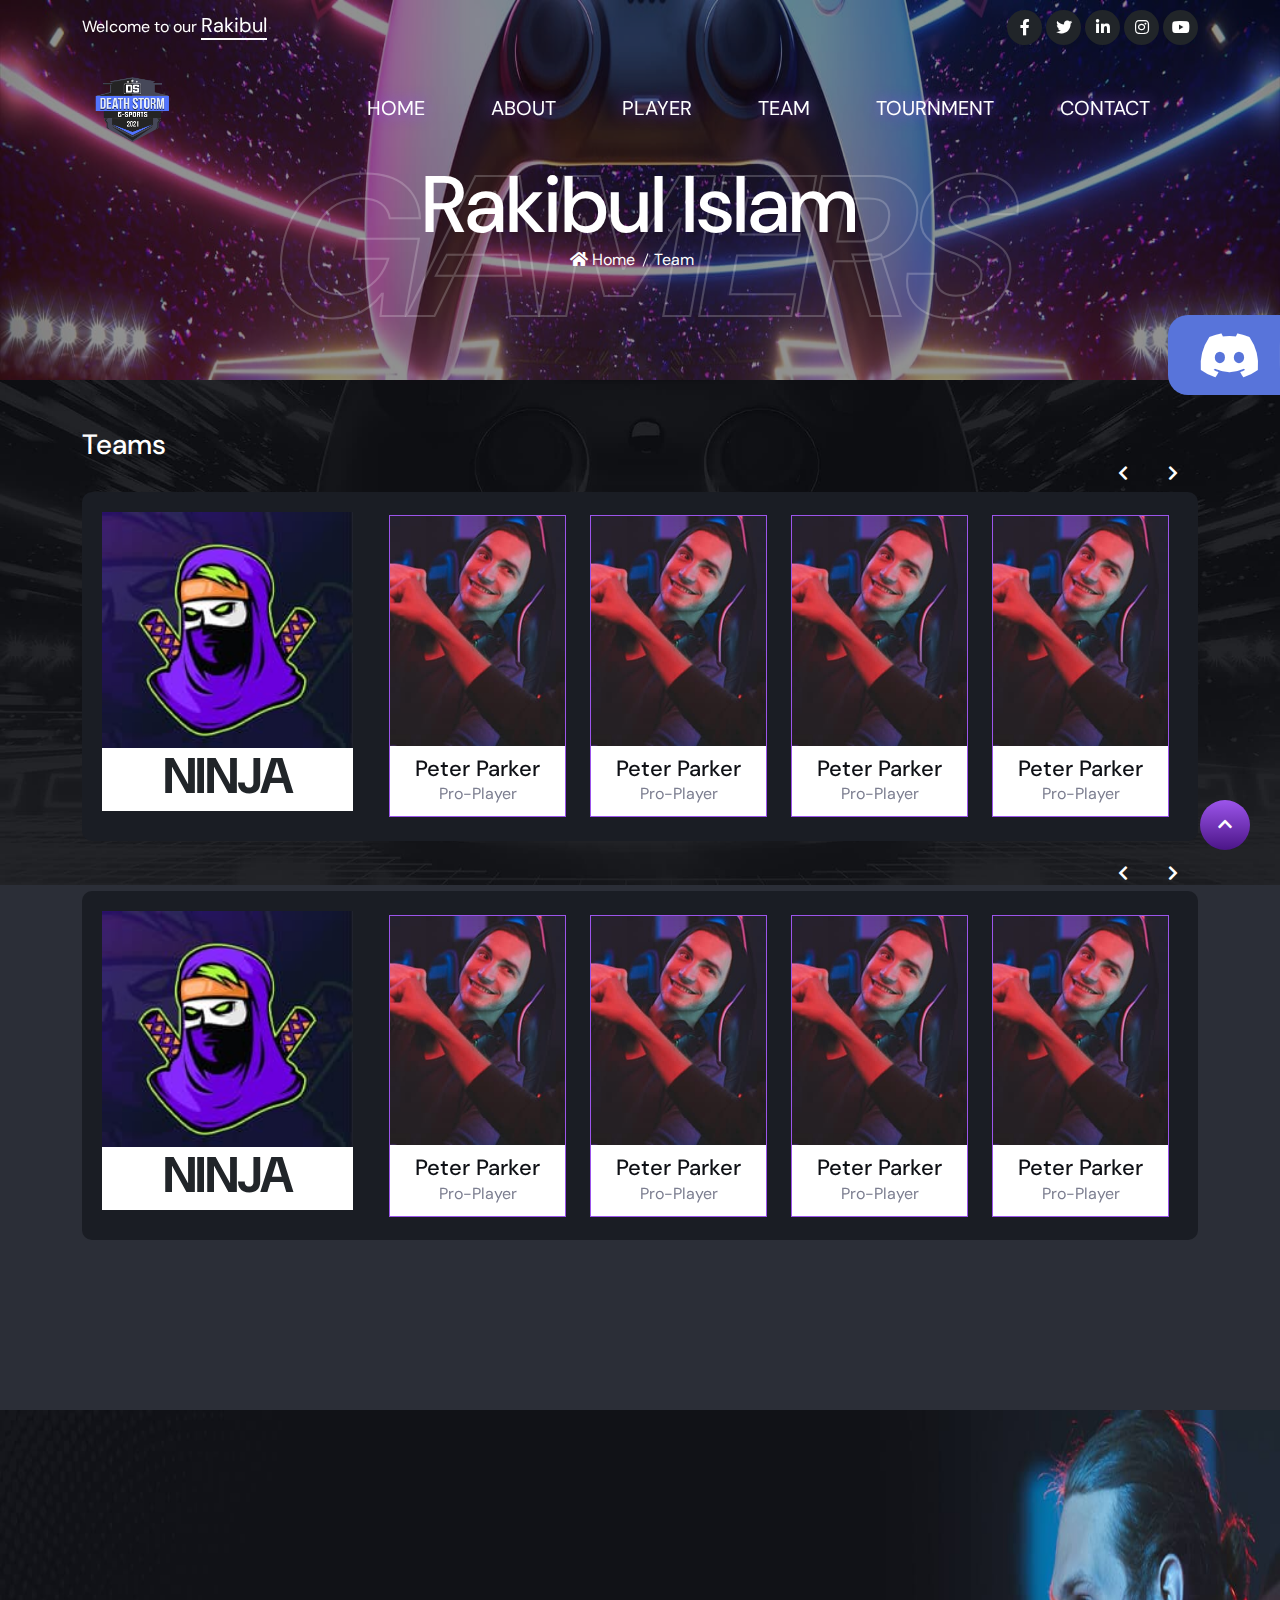
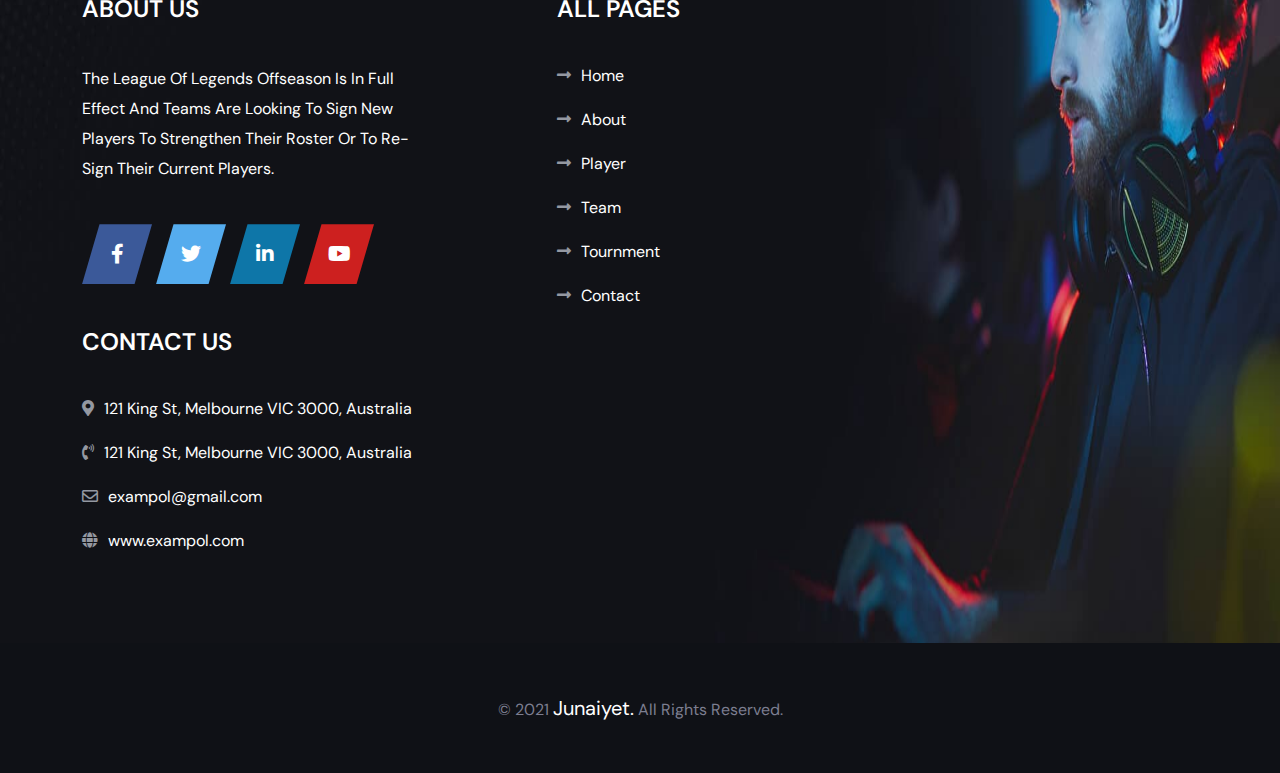
<file: team.html>
<!DOCTYPE html>
<html lang="en">

<head>
  <meta charset="UTF-8">
  <meta http-equiv="X-UA-Compatible" content="IE=edge">
  <meta name="viewport" content="width=device-width, initial-scale=1.0">
  <title>Deathstorm</title>
  <!-- google fonts -->
  <link rel="preconnect" href="https://fonts.googleapis.com">
  <link rel="preconnect" href="https://fonts.gstatic.com" crossorigin>
  <link
    href="https://fonts.googleapis.com/css2?family=DM+Sans:ital,wght@0,400;0,500;0,700;1,400;1,500;1,700&display=swap"
    rel="stylesheet">
  <!-- google fonts -->
  <!-- css link -->
  <link rel="stylesheet" href="assets/plugins/slick-slider/slick.css">
  <link rel="stylesheet" href="assets/plugins/fonts/all.min.css">
  <link rel="stylesheet" href="assets/plugins/bootstrap/bootstrap.min.css">
  <link rel="stylesheet" href="assets/plugins/venobox/venobox.min.css">
  <link rel="stylesheet" href="assets/css/style.css">
  <link rel="stylesheet" href="assets/css/responsive.css">
  <!-- css link -->
</head>

<body>

  <!-- header start-->
  <header class="fixd-menu">
    <div class="container">
      <div class="row header-top">
        <div class="col-md-6">
          <p class="header_title"> Welcome to our <a href="index.html">rakibul</a> </p>
        </div>
        <div class="col-md-6 text-end">
          <ul class="header-social-icon">
            <li><a href="#"><i class="fab fa-facebook-f"></i></a></li>
            <li><a href="#"><i class="fab fa-twitter"></i></a></li>
            <li><a href="#"><i class="fab fa-linkedin-in"></i></a></li>
            <li><a href="#"><i class="fab fa-instagram"></i></a></li>
            <li><a href="#"><i class="fab fa-youtube"></i></a></li>
          </ul>
        </div>

      </div>
    </div>
    <nav class="navbar navbar-expand-lg navigation">
      <div class="container">
        <a class="navbar-brand" href="index.html">
          <img src="assets/images/logo.png" alt="logo" width="100">
        </a>
        <button class="navbar-toggler" type="button" data-bs-toggle="collapse" data-bs-target="#navbarSupportedContent"
          aria-controls="navbarSupportedContent" aria-expanded="false" aria-label="Toggle header">
          <i class="fab fa-blackberry"></i>
        </button>
        <div class="collapse navbar-collapse" id="navbarSupportedContent">
          <ul class="navbar-nav ms-auto mb-2 mb-lg-0">
            <li class="nav-item">
              <a class="nav-link active" aria-current="page" href="index.html">Home</a>
            </li>
            <li class="nav-item">
              <a class="nav-link" href="about.html">About</a>
            </li>
            <li class="nav-item">
              <a class="nav-link" href="player.html">Player</a>
            </li>
            <li class="nav-item">
              <a class="nav-link" href="team.html">Team </a>
            </li>
            <li class="nav-item">
              <a class="nav-link" href="tournament.html">Tournment </a>
            </li>
            <li class="nav-item">
              <a class="nav-link" href="contact.html">contact </a>
            </li>

          </ul>

        </div>
      </div>
    </nav>
  </header>


  <!-- header end-->
  <!-- about-banner start -->

  <section class="about-banner">
    <div class="about-bg">
      <div class="container">
        <div class="overlay">
          <div class="about-heading">
            <h1>Rakibul Islam</h1>
            <h2>Gamers</h2>
            <ul>
              <li><a href="index.html"><i class="fas fa-home"></i> Home</a></li>
              <li><a href="player.html">Team</a></li>
            </ul>
          </div>
        </div>

      </div>
    </div>
  </section>
  <!-- about-banner end -->
  <!-- team start -->

  <!-- <section class="team section-pt">
    <div class="container">
      <div class="col-md-8 mx-auto">
        <div class="team-details bg-white p-4 p-lg-5">
          <div class="row">
            <div class="col-md-5">
              <div class="images">
                <img class="w-100" src="assets/images/team/team-d-1.jpg" alt="team">
              </div>
            </div>
            <div class="col-md-7">
              <table class="table">
                <tbody>
                  <tr>
                    <td>Founded:</td>
                    <td>2021</td>
                  </tr>
                  <tr>
                    <td>Ownership:</td>
                    <td>Public</td>
                  </tr>
                  <tr>
                    <td>Website::</td>
                    <td>www.deathstorm.com</td>
                  </tr>
                  <tr>
                    <td>Members:</td>
                    <td>14</td>
                  </tr>
                  <tr>
                    <td>Address:</td>
                    <td>Neuss Nordrhe-Westfa</td>
                  </tr>
                </tbody>
              </table>

            </div>
          </div>

          <div class="pro-team">
            <span>
              <i class="fas fa-check-circle"></i> <br>
              pro
            </span>
          </div>

        </div>
      </div>
    </div>
  </section> -->

  <!-- team end -->
  <!-- Player-member start -->
  <section class="player-member section-pb pt-5 ">
    <div class="container">
      <h3>Teams</h3>
          <div class="player-item">
            <div class="row align-items-center">
              <div class="col-lg-3 col-sm-6 mx-auto">
                <div class="images bg-white">
                  <img class="w-100" src="assets/images/team/team-d-1.jpg" alt="team">
                  <div class=" title">
                    <h2 class="text-dark text-center">Ninja</h2>
                  </div>
                </div>
              </div>
              <div class="col-lg-9">
                <div class="player-member-slider">
    
                  <div class="player-member-item">
                    <div class="images">
                      <img src="assets/images/member/member-2-1.jpg" alt="images">
                    </div>
                    <div class="details">
                      <h4>Peter Parker</h4>
                      <p>Pro-Player</p>
                    </div>
                  </div>
                  <div class="player-member-item">
                    <div class="images">
                      <img src="assets/images/member/member-2-1.jpg" alt="images">
                    </div>
                    <div class="details">
                      <h4>Peter Parker</h4>
                      <p>Pro-Player</p>
                    </div>
                  </div>
                  <div class="player-member-item">
                    <div class="images">
                      <img src="assets/images/member/member-2-1.jpg" alt="images">
                    </div>
                    <div class="details">
                      <h4>Peter Parker</h4>
                      <p>Pro-Player</p>
                    </div>
                  </div>
                  <div class="player-member-item">
                    <div class="images">
                      <img src="assets/images/member/member-2-1.jpg" alt="images">
                    </div>
                    <div class="details">
                      <h4>Peter Parker</h4>
                      <p>Pro-Player</p>
                    </div>
                  </div>
                  <div class="player-member-item">
                    <div class="images">
                      <img src="assets/images/member/member-2-1.jpg" alt="images">
                    </div>
                    <div class="details">
                      <h4>Peter Parker</h4>
                      <p>Pro-Player</p>
                    </div>
                  </div>
                  <div class="player-member-item">
                    <div class="images">
                      <img src="assets/images/member/member-2-1.jpg" alt="images">
                    </div>
                    <div class="details">
                      <h4>Peter Parker</h4>
                      <p>Pro-Player</p>
                    </div>
                  </div>
             </div>
              </div>
            </div>
          </div>
          <div class="player-item">
            <div class="row align-items-center">
              <div class="col-lg-3 col-sm-6 mx-auto">
                <div class="images bg-white">
                  <img class="w-100" src="assets/images/team/team-d-1.jpg" alt="team">
                  <div class=" title">
                    <h2 class="text-dark text-center">Ninja</h2>
                  </div>
                </div>
              </div>
              <div class="col-lg-9">
                <div class="player-member-slider">
    
                  <div class="player-member-item">
                    <div class="images">
                      <img src="assets/images/member/member-2-1.jpg" alt="images">
                    </div>
                    <div class="details">
                      <h4>Peter Parker</h4>
                      <p>Pro-Player</p>
                    </div>
                  </div>
                  <div class="player-member-item">
                    <div class="images">
                      <img src="assets/images/member/member-2-1.jpg" alt="images">
                    </div>
                    <div class="details">
                      <h4>Peter Parker</h4>
                      <p>Pro-Player</p>
                    </div>
                  </div>
                  <div class="player-member-item">
                    <div class="images">
                      <img src="assets/images/member/member-2-1.jpg" alt="images">
                    </div>
                    <div class="details">
                      <h4>Peter Parker</h4>
                      <p>Pro-Player</p>
                    </div>
                  </div>
                  <div class="player-member-item">
                    <div class="images">
                      <img src="assets/images/member/member-2-1.jpg" alt="images">
                    </div>
                    <div class="details">
                      <h4>Peter Parker</h4>
                      <p>Pro-Player</p>
                    </div>
                  </div>
                  <div class="player-member-item">
                    <div class="images">
                      <img src="assets/images/member/member-2-1.jpg" alt="images">
                    </div>
                    <div class="details">
                      <h4>Peter Parker</h4>
                      <p>Pro-Player</p>
                    </div>
                  </div>
                  <div class="player-member-item">
                    <div class="images">
                      <img src="assets/images/member/member-2-1.jpg" alt="images">
                    </div>
                    <div class="details">
                      <h4>Peter Parker</h4>
                      <p>Pro-Player</p>
                    </div>
                  </div>
             </div>
              </div>
            </div>
          </div>
       
      
     
   
    </div>
  </section>
  <!-- Player-member end -->

  <!-- join discord start -->
  <div class="discord">
    <div class="discord-logo-join">
      <i class="fab fa-discord"></i>
      <a href="#" class="discord-join">
        Join
      </a>

    </div>
  </div>
  <!-- join discord end -->
  <!-- back-to-top start -->
  <a class="backtotop" href="#">
    <i class="fas fa-chevron-up"></i>
  </a>
  <!-- back-to-top end -->
  <!-- footer start-->
  <footer>
    <div class="gooter-bg">
      <div class="container">
        <div class="row">
          <div class="col-md-4 mb-5 mb-md-0">
            <h3 class="footer-hadding">About Us</h3>
            <p>
              The League of Legends offseason is in full effect and teams are looking to sign new players to strengthen
              their roster or to re-sign their current players.
            </p>
            <ul class="socal-icon">
              <li><a href="#"><i class="fab fa-facebook-f"></i></a></li>
              <li><a href="#"><i class="fab fa-twitter"></i></a></li>
              <li><a href="#"><i class="fab fa-linkedin-in"></i></a></li>
              <li><a href="#"><i class="fab fa-youtube"></i></a></li>
            </ul>
          </div>
          <div class="col-md-2 col-md-4  offset-lg-1 col-5">
            <h3 class="footer-hadding">All Pages</h3>

            <ul class="pages-link">
              <li><a href="#"><i class="fas fa-long-arrow-alt-right"></i>Home</a></li>
              <li><a href="#"><i class="fas fa-long-arrow-alt-right"></i>About</a></li>
              <li><a href="#"><i class="fas fa-long-arrow-alt-right"></i>Player</a></li>
              <li><a href="#"><i class="fas fa-long-arrow-alt-right"></i>Team</a></li>
              <li><a href="#"><i class="fas fa-long-arrow-alt-right"></i>Tournment</a></li>
              <li><a href="#"><i class="fas fa-long-arrow-alt-right"></i>Contact</a></li>

            </ul>
          </div>
          <div class="col-md-4 col-7">
            <h3 class="footer-hadding">Contact Us</h3>

            <ul class="pages-link">
              <li><a href="#"><i class="fas fa-map-marker-alt"></i>121 King St, Melbourne VIC 3000, Australia</a></li>
              <li><a href="tel:+8000000"><i class="fas fa-phone-volume"></i>121 King St, Melbourne VIC 3000,
                  Australia</a></li>
              <li><a href="mailto:exampol@gmail.com"><i class="far fa-envelope"></i>exampol@gmail.com</a></li>
              <li><a href="https://exampol.com/"><i class="fas fa-globe"></i>www.exampol.com</a></li>
            </ul>
          </div>

        </div>
      </div>
    </div>
    <div class="footer-bottom">
      <p>© 2021 <a href="https://github.com/junaiyet">Junaiyet.</a> All Rights Reserved.</p>
    </div>
  </footer>
  <!-- footer end-->





  </div>
  <!-- script -->
  <script src="assets/js/jquery-1.12.4.min.js"></script>
  <script src="assets/plugins/venobox/venobox.min.js"></script>
  <script src="assets/plugins/bootstrap/bootstrap.bundle.min.js"></script>
  <script src="assets/plugins/slick-slider/slick.min.js"></script>
  <script src="assets/js/script.js"></script>
  <!-- script -->
</body>

</html>
</file>
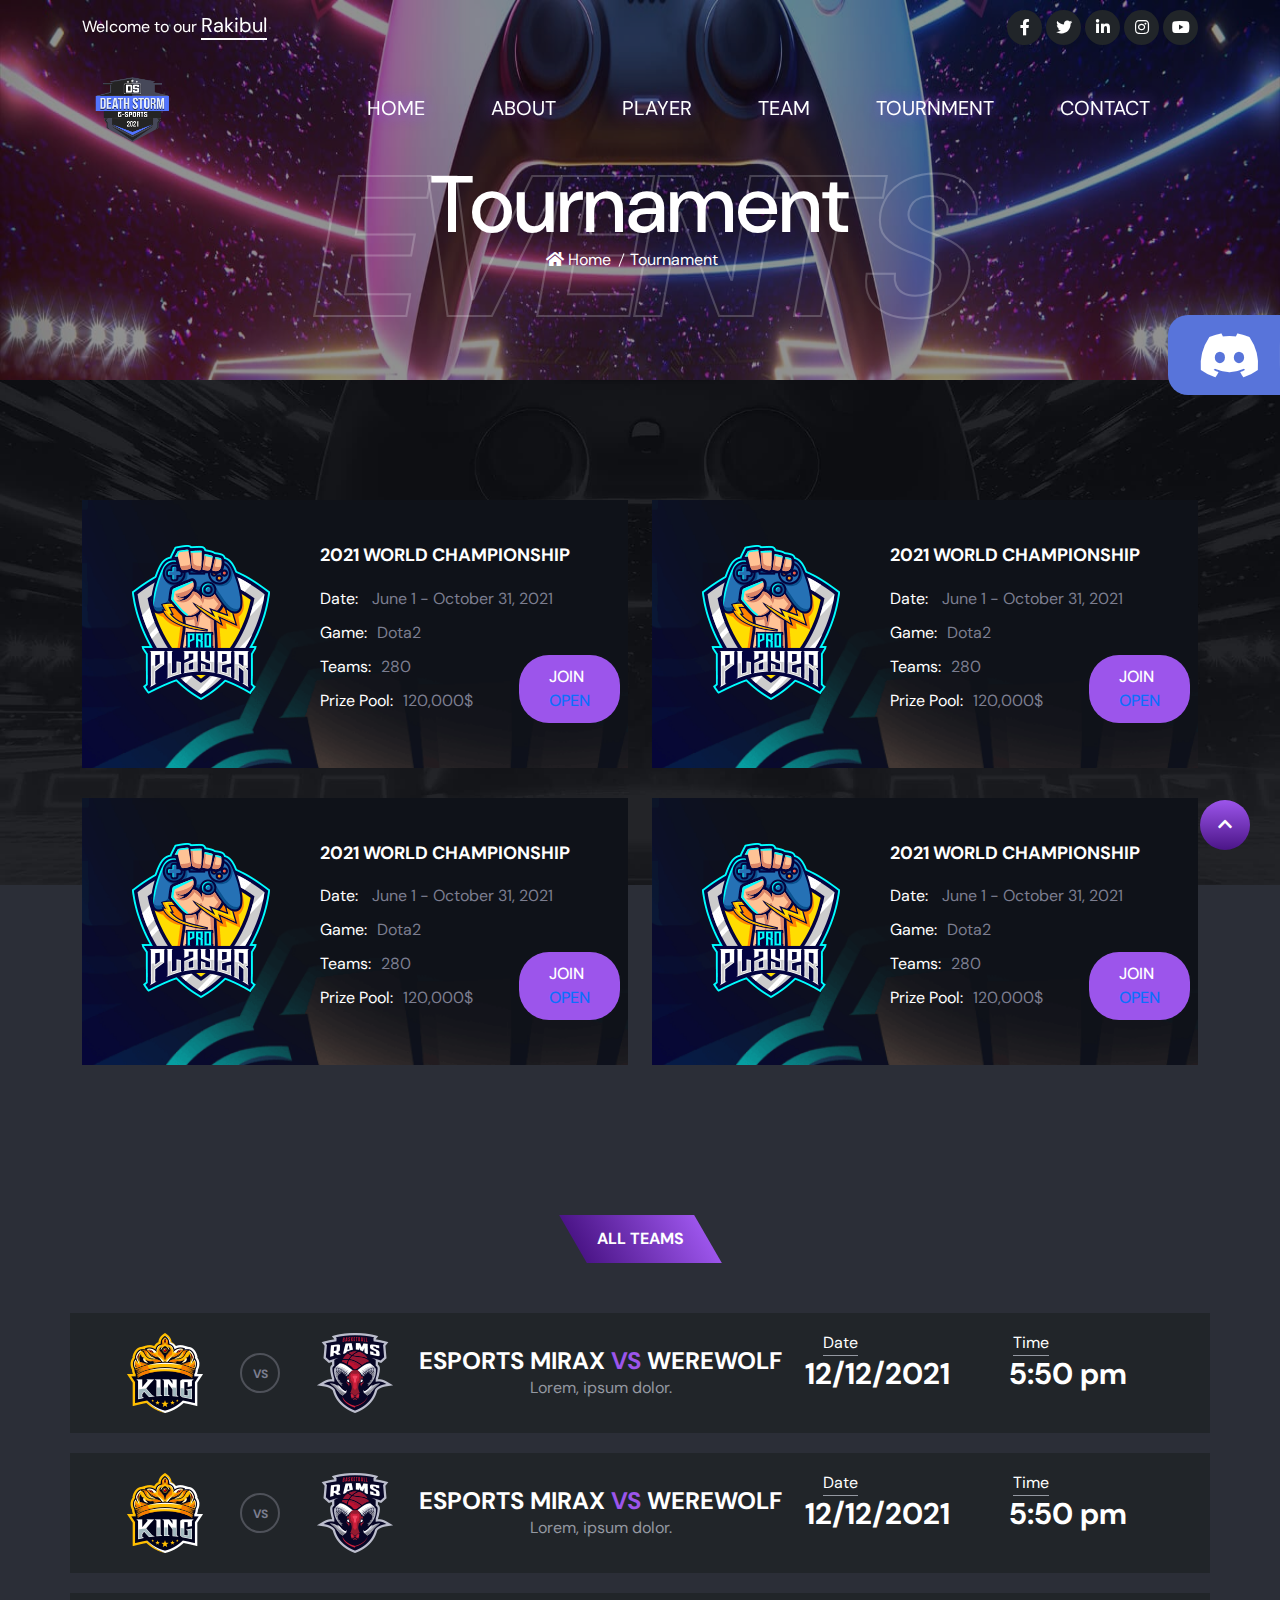
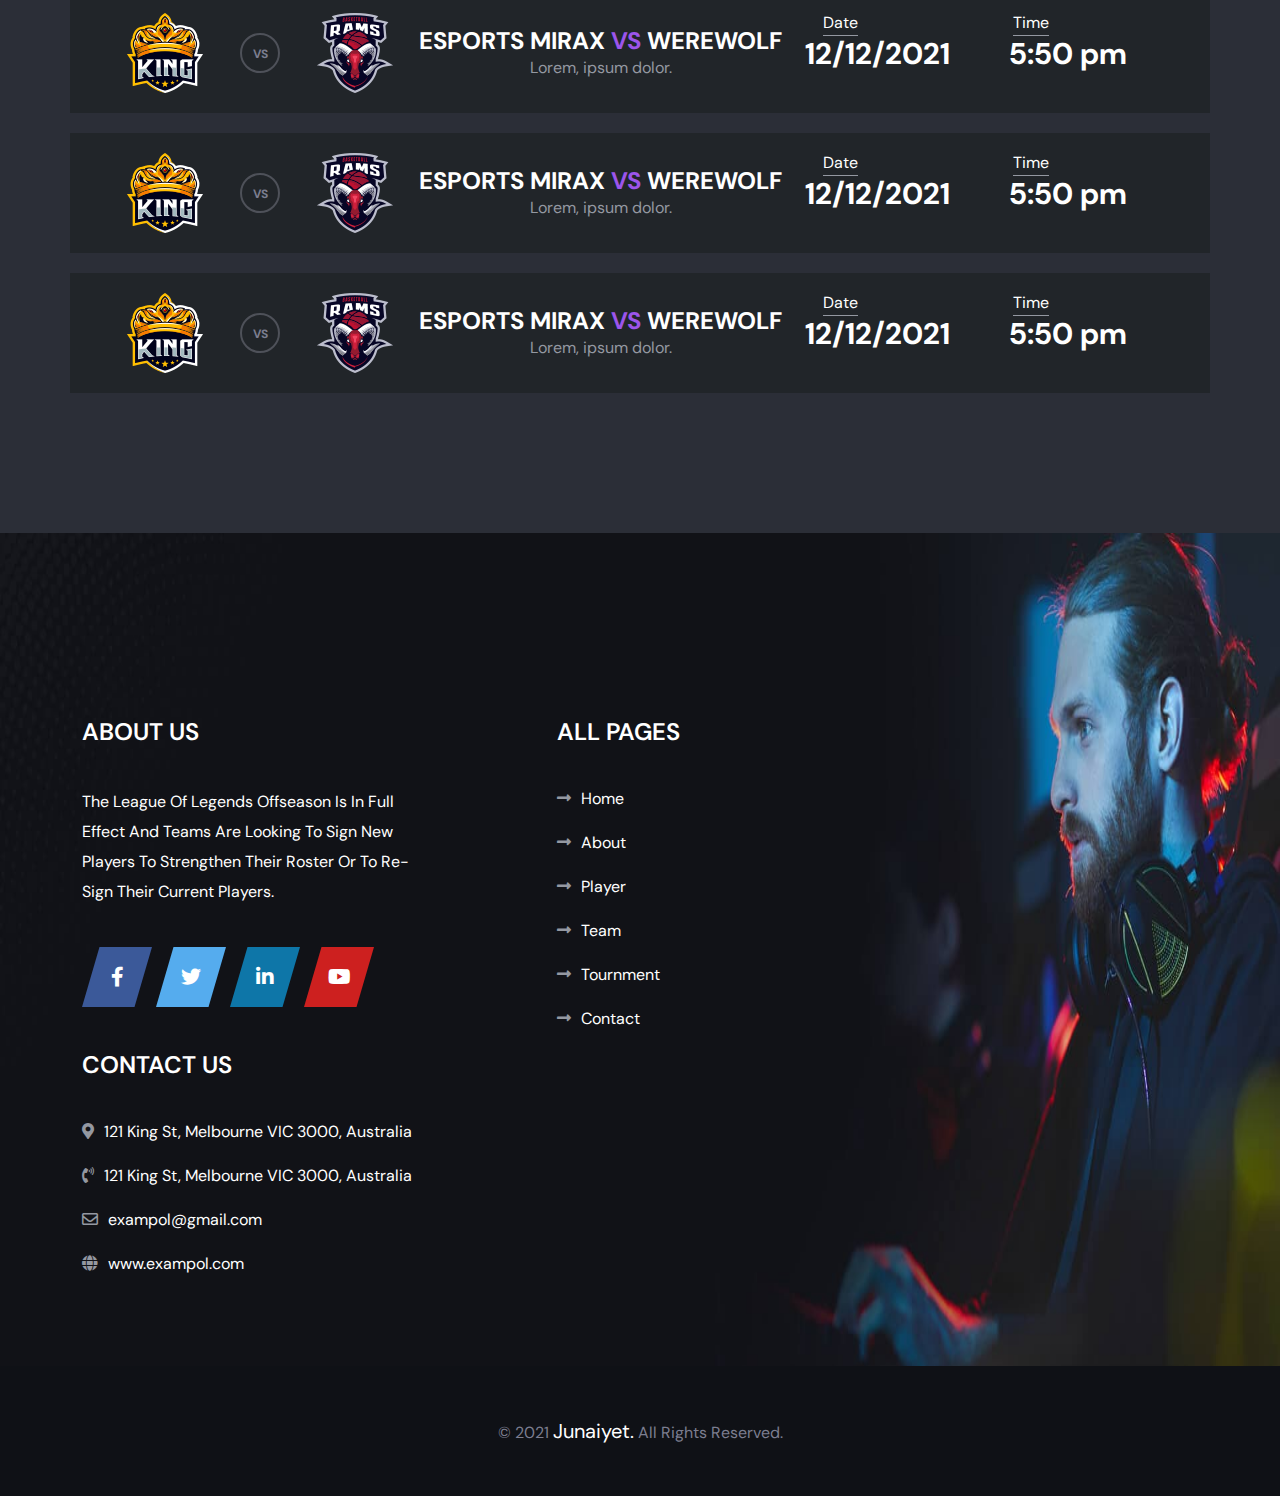
<file: tournament.html>
<!DOCTYPE html>
<html lang="en">

<head>
  <meta charset="UTF-8">
  <meta http-equiv="X-UA-Compatible" content="IE=edge">
  <meta name="viewport" content="width=device-width, initial-scale=1.0">
  <title>Deathstorm</title>
  <!-- google fonts -->
  <link rel="preconnect" href="https://fonts.googleapis.com">
  <link rel="preconnect" href="https://fonts.gstatic.com" crossorigin>
  <link
    href="https://fonts.googleapis.com/css2?family=DM+Sans:ital,wght@0,400;0,500;0,700;1,400;1,500;1,700&display=swap"
    rel="stylesheet">
  <!-- google fonts -->
  <!-- css link -->
  <link rel="stylesheet" href="assets/plugins/slick-slider/slick.css">
  <link rel="stylesheet" href="assets/plugins/fonts/all.min.css">
  <link rel="stylesheet" href="assets/plugins/bootstrap/bootstrap.min.css">
  <link rel="stylesheet" href="assets/plugins/venobox/venobox.min.css">
  <link rel="stylesheet" href="assets/css/style.css">
  <link rel="stylesheet" href="assets/css/responsive.css">
  <!-- css link -->
</head>

<body>

  <!-- header start-->
  <header class="fixd-menu">
    <div class="container">
      <div class="row header-top">
        <div class="col-md-6">
          <p class="header_title"> Welcome to our <a href="index.html">rakibul</a> </p>
        </div>
        <div class="col-md-6 text-end">
          <ul class="header-social-icon">
            <li><a href="#"><i class="fab fa-facebook-f"></i></a></li>
            <li><a href="#"><i class="fab fa-twitter"></i></a></li>
            <li><a href="#"><i class="fab fa-linkedin-in"></i></a></li>
            <li><a href="#"><i class="fab fa-instagram"></i></a></li>
            <li><a href="#"><i class="fab fa-youtube"></i></a></li>
          </ul>
        </div>

      </div>
    </div>
    <nav class="navbar navbar-expand-lg navigation">
      <div class="container">
        <a class="navbar-brand" href="index.html">
          <img src="assets/images/logo.png" alt="logo" width="100">
        </a>
        <button class="navbar-toggler" type="button" data-bs-toggle="collapse" data-bs-target="#navbarSupportedContent"
          aria-controls="navbarSupportedContent" aria-expanded="false" aria-label="Toggle header">
          <i class="fab fa-blackberry"></i>
        </button>
        <div class="collapse navbar-collapse" id="navbarSupportedContent">
          <ul class="navbar-nav ms-auto mb-2 mb-lg-0">
            <li class="nav-item">
              <a class="nav-link active" aria-current="page" href="index.html">Home</a>
            </li>
            <li class="nav-item">
              <a class="nav-link" href="about.html">About</a>
            </li>
            <li class="nav-item">
              <a class="nav-link" href="player.html">Player</a>
            </li>
            <li class="nav-item">
              <a class="nav-link" href="team.html">Team </a>
            </li>
            <li class="nav-item">
              <a class="nav-link" href="tournament.html">Tournment </a>
            </li>
            <li class="nav-item">
              <a class="nav-link" href="contact.html">contact </a>
            </li>

          </ul>

        </div>
      </div>
    </nav>
  </header>


  <!-- header end-->
  <!-- about-banner start -->

  <section class="about-banner">
    <div class="about-bg">
      <div class="container">
        <div class="overlay">
          <div class="about-heading">
            <h1>Tournament</h1>
            <h2>Events</h2>
            <ul>
              <li><a href="index.html"><i class="fas fa-home"></i> Home</a></li>
              <li><a href="tournament.html">Tournament</a></li>
            </ul>
          </div>
        </div>

      </div>
    </div>
  </section>
  <!-- about-banner end -->
  <!-- tournament start -->
  <section class="tournament section-pt section-pb">
    <div class="container">
      <div class="row">
        <div class="col-lg-6">
          <div class="tournament-bg">
            <div class="tournament-logo">
              <img src="assets/images/tournment/t-img-1.png" alt="">
            </div>
            <div class="tournament-details">
              <h3>2021 WORLD CHAMPIONSHIP</h3>
              <ul>
                <li> <span>Date:</span> June 1 - October 31, 2021</li>
                <li> <span>Game:</span>Dota2</li>
                <li> <span>Teams:</span>280</li>
                <li> <span>Prize Pool:</span>120,000$</li>
              </ul>
              <div class="tournament-join " href="#">
                <div class="join" > join</div>
                <a class="open" href="#"> open</a>
                <!-- <a class="close" href="#">close</a> -->

                </div>
              <!-- <a class="tournament-join open" href="#">open</a> -->
            </div>
          </div>

        </div>
        <div class="col-lg-6">
          <div class="tournament-bg">
            <div class="tournament-logo">
              <img src="assets/images/tournment/t-img-1.png" alt="">
            </div>
            <div class="tournament-details">
              <h3>2021 WORLD CHAMPIONSHIP</h3>
              <ul>
                <li> <span>Date:</span> June 1 - October 31, 2021</li>
                <li> <span>Game:</span>Dota2</li>
                <li> <span>Teams:</span>280</li>
                <li> <span>Prize Pool:</span>120,000$</li>
              </ul>
              <div class="tournament-join " href="#">
                <div class="join"> join</div>
                <a class="open" href="#"> open</a>
                <!-- <a class="close" href="#">close</a> -->

                </div>
            </div>
          </div>

        </div>
        <div class="col-lg-6">
          <div class="tournament-bg">
            <div class="tournament-logo">
              <img src="assets/images/tournment/t-img-1.png" alt="">
            </div>
            <div class="tournament-details">
              <h3>2021 WORLD CHAMPIONSHIP</h3>
              <ul>
                <li> <span>Date:</span> June 1 - October 31, 2021</li>
                <li> <span>Game:</span>Dota2</li>
                <li> <span>Teams:</span>280</li>
                <li> <span>Prize Pool:</span>120,000$</li>
              </ul>
              <div class="tournament-join " href="#">
                <div class="join" > join</div>
                <a class="open" href="#"> open</a>
                <!-- <a class="close" href="#">close</a> -->

                </div>
            </div>
          </div>

        </div>
        <div class="col-lg-6">
          <div class="tournament-bg">
            <div class="tournament-logo">
              <img src="assets/images/tournment/t-img-1.png" alt="">
            </div>
            <div class="tournament-details">
              <h3>2021 WORLD CHAMPIONSHIP</h3>
              <ul>
                <li> <span>Date:</span> June 1 - October 31, 2021</li>
                <li> <span>Game:</span>Dota2</li>
                <li> <span>Teams:</span>280</li>
                <li> <span>Prize Pool:</span>120,000$</li>
              </ul>
              <div class="tournament-join " href="#">
                <div class="join"> join</div>
                <a class="open" href="#"> open</a>
                <!-- <a class="close" href="#">close</a> -->

                </div>
            </div>
          </div>

        </div>
      </div>
    </div>
  </section>
  <!-- tournament end -->
  <!--  -->
  <!-- match start-->
  <section class="match section-pb">
    <div class="container">
      <div class="match-heading justify-content-center">
        <div class="text-skewX">
          <span>all teams</span>

        </div>

      </div>
      <div class="match-area row ">
        <div class="match-item col-md-1">
          <img src="assets/images/logo-1-7.png" alt="match-logo">
        </div>
        <div class="match-item col-md-1 d-flex justify-content-center">
          <span class="versus">vs</span>
        </div>
        <div class="match-item col-md-1">
          <img src="assets/images/logo-1-8.png" alt="match-logo">
        </div>
        <div class="match-item col-md-4 ps-3">
          <h3><span>esports mirax </span> vs <span>werewolf</span></h3>
          <p>Lorem, ipsum dolor.</p>
        </div>
        <div class="match-item col-md-2 d-flex justify-content-center">
          <p class="dt">Date</p>
          <span class="point">
            12/12/2021
          </span>
        </div>
        <div class="match-item col-md-2 d-flex justify-content-center">
          <p class="dt">Time</p>
          <span class="point">
            5:50 pm
          </span>
        </div>

      </div>
      <div class="match-area row ">
        <div class="match-item col-md-1">
          <img src="assets/images/logo-1-7.png" alt="match-logo">
        </div>
        <div class="match-item col-md-1 d-flex justify-content-center">
          <span class="versus">vs</span>
        </div>
        <div class="match-item col-md-1">
          <img src="assets/images/logo-1-8.png" alt="match-logo">
        </div>
        <div class="match-item col-md-4 ps-3">
          <h3><span>esports mirax </span> vs <span>werewolf</span></h3>
          <p>Lorem, ipsum dolor.</p>
        </div>
        <div class="match-item col-md-2 d-flex justify-content-center">
          <p class="dt">Date</p>
          <span class="point">
            12/12/2021
          </span>
        </div>
        <div class="match-item col-md-2 d-flex justify-content-center">
          <p class="dt">Time</p>
          <span class="point">
            5:50 pm
          </span>
        </div>

      </div>
      <div class="match-area row ">
        <div class="match-item col-md-1">
          <img src="assets/images/logo-1-7.png" alt="match-logo">
        </div>
        <div class="match-item col-md-1 d-flex justify-content-center">
          <span class="versus">vs</span>
        </div>
        <div class="match-item col-md-1">
          <img src="assets/images/logo-1-8.png" alt="match-logo">
        </div>
        <div class="match-item col-md-4 ps-3">
          <h3><span>esports mirax </span> vs <span>werewolf</span></h3>
          <p>Lorem, ipsum dolor.</p>
        </div>
        <div class="match-item col-md-2 d-flex justify-content-center">
          <p class="dt">Date</p>
          <span class="point">
            12/12/2021
          </span>
        </div>
        <div class="match-item col-md-2 d-flex justify-content-center">
          <p class="dt">Time</p>
          <span class="point">
            5:50 pm
          </span>
        </div>

      </div>
      <div class="match-area row ">
        <div class="match-item col-md-1">
          <img src="assets/images/logo-1-7.png" alt="match-logo">
        </div>
        <div class="match-item col-md-1 d-flex justify-content-center">
          <span class="versus">vs</span>
        </div>
        <div class="match-item col-md-1">
          <img src="assets/images/logo-1-8.png" alt="match-logo">
        </div>
        <div class="match-item col-md-4 ps-3">
          <h3><span>esports mirax </span> vs <span>werewolf</span></h3>
          <p>Lorem, ipsum dolor.</p>
        </div>
        <div class="match-item col-md-2 d-flex justify-content-center">
          <p class="dt">Date</p>
          <span class="point">
            12/12/2021
          </span>
        </div>
        <div class="match-item col-md-2 d-flex justify-content-center">
          <p class="dt">Time</p>
          <span class="point">
            5:50 pm
          </span>
        </div>

      </div>
      <div class="match-area row ">
        <div class="match-item col-md-1">
          <img src="assets/images/logo-1-7.png" alt="match-logo">
        </div>
        <div class="match-item col-md-1 d-flex justify-content-center">
          <span class="versus">vs</span>
        </div>
        <div class="match-item col-md-1">
          <img src="assets/images/logo-1-8.png" alt="match-logo">
        </div>
        <div class="match-item col-md-4 ps-3">
          <h3><span>esports mirax </span> vs <span>werewolf</span></h3>
          <p>Lorem, ipsum dolor.</p>
        </div>
        <div class="match-item col-md-2 d-flex justify-content-center">
          <p class="dt">Date</p>
          <span class="point">
            12/12/2021
          </span>
        </div>
        <div class="match-item col-md-2 d-flex justify-content-center">
          <p class="dt">Time</p>
          <span class="point">
            5:50 pm
          </span>
        </div>

      </div>






    </div>
  </section>
  <!-- match end-->

  <!-- join discord start -->
  <div class="discord">
    <div class="discord-logo-join">
      <i class="fab fa-discord"></i>
      <a href="#" class="discord-join">
        Join
      </a>

    </div>
  </div>
  <!-- join discord end -->
  <!-- back-to-top start -->
  <a class="backtotop" href="#">
    <i class="fas fa-chevron-up"></i>
  </a>
  <!-- back-to-top end -->
  <!-- footer start-->
  <footer>
    <div class="gooter-bg">
      <div class="container">
        <div class="row">
          <div class="col-md-4 mb-5 mb-md-0">
            <h3 class="footer-hadding">About Us</h3>
            <p>
              The League of Legends offseason is in full effect and teams are looking to sign new players to strengthen
              their roster or to re-sign their current players.
            </p>
            <ul class="socal-icon">
              <li><a href="#"><i class="fab fa-facebook-f"></i></a></li>
              <li><a href="#"><i class="fab fa-twitter"></i></a></li>
              <li><a href="#"><i class="fab fa-linkedin-in"></i></a></li>
              <li><a href="#"><i class="fab fa-youtube"></i></a></li>
            </ul>
          </div>
          <div class="col-md-2 col-md-4  offset-lg-1 col-5">
            <h3 class="footer-hadding">All Pages</h3>

            <ul class="pages-link">
              <li><a href="#"><i class="fas fa-long-arrow-alt-right"></i>Home</a></li>
              <li><a href="#"><i class="fas fa-long-arrow-alt-right"></i>About</a></li>
              <li><a href="#"><i class="fas fa-long-arrow-alt-right"></i>Player</a></li>
              <li><a href="#"><i class="fas fa-long-arrow-alt-right"></i>Team</a></li>
              <li><a href="#"><i class="fas fa-long-arrow-alt-right"></i>Tournment</a></li>
              <li><a href="#"><i class="fas fa-long-arrow-alt-right"></i>Contact</a></li>

            </ul>
          </div>
          <div class="col-md-4 col-7">
            <h3 class="footer-hadding">Contact Us</h3>

            <ul class="pages-link">
              <li><a href="#"><i class="fas fa-map-marker-alt"></i>121 King St, Melbourne VIC 3000, Australia</a></li>
              <li><a href="tel:+8000000"><i class="fas fa-phone-volume"></i>121 King St, Melbourne VIC 3000,
                  Australia</a></li>
              <li><a href="mailto:exampol@gmail.com"><i class="far fa-envelope"></i>exampol@gmail.com</a></li>
              <li><a href="https://exampol.com/"><i class="fas fa-globe"></i>www.exampol.com</a></li>
            </ul>
          </div>

        </div>
      </div>
    </div>
    <div class="footer-bottom">
      <p>© 2021 <a href="https://github.com/junaiyet">Junaiyet.</a> All Rights Reserved.</p>
    </div>
  </footer>
  <!-- footer end-->





  </div>
  <!-- script -->
  <script src="assets/js/jquery-1.12.4.min.js"></script>
  <script src="assets/plugins/venobox/venobox.min.js"></script>
  <script src="assets/plugins/bootstrap/bootstrap.bundle.min.js"></script>
  <script src="assets/plugins/slick-slider/slick.min.js"></script>
  <script src="assets/js/script.js"></script>
  <!-- script -->
</body>

</html>
</file>
<file: assets/css/style.css>
/* common css start */
body {
    font-family: 'DM Sans', sans-serif;
    font-size: 16px;
    font-weight: 400;
    overflow-x: hidden;
    background: url(../images/bg-1.jpg) no-repeat;
    background-attachment: fixed;
    background-size: 100%, 100%;
    height: 100%;
    color: var(--body-color);
    background-color: var(--dark-light);
}

ol,
ul {
    list-style: none;
    padding: 0;
    margin: 0;
}

* {
    margin: 0;
    padding: 0;
}

a,
a:hover,
a:focus {
    text-decoration: none;
    cursor: pointer;
}

h1,
h2,
h3,
h4,
h5,
h6,
p {
    margin: 0;
    padding: 0;
    letter-spacing: 0;
}

:root {
    --body-color: #7c7e90;
    --white: #fff;
    --dark: #212529;
    --dark-light: #2b2e37;
    --theme-color: rgb(156, 85, 235);
    --gray: #9498a1;
    --black: #0b0c10;
    --black-light: #1a1d24;
    --light-dark-color: #0f1116;
    --fb-color: #3b5999;
    --twt-color: #55acee;
    --lind-color: #0e76a8;
    --yt-color: #cd201f;
    --discord-color: #7289da;

}
tbody, td, tfoot, th, thead, tr {
    border-style: none;
}
.section-pt {
    padding-top: 120px;
}

.section-pb {
    padding-bottom: 120px;
}

.title span {
    display: block;
    color: var(--theme-color);
    text-transform: uppercase;
    letter-spacing: 0.2em;
    padding-bottom: 20px;
    font-weight: 700;

}

.title h2 {
    font-weight: 700;
    font-size: 72px;
    text-transform: uppercase;
    color: var(--white);
    line-height: 1;
    margin-top: -0.13em;
    margin-bottom: 5px;
    letter-spacing: -0.03em;

}

h2 {
    font-weight: 700;
    font-size: 40px;
    text-transform: uppercase;
    color: var(--white);
    line-height: 1;
    margin-top: -0.13em;
    margin-bottom: 5px;
    letter-spacing: -0.03em;

}

.subhedding {
    display: inline-block;
    line-height: 16px;
    padding: 12px 19px;
    background-image: -webkit-linear-gradient(0deg, rgb(75, 21, 135) 0%, rgb(156, 85, 235) 100%);
    margin: 0px;
    font-size: 22px;
    text-transform: uppercase;
    letter-spacing: 0px;
    color: var(--white);
    margin-bottom: 30px;
    font-weight: 500;
}

.heading {
    color: var(--white);
    font-size: 72px;
    font-weight: 700;
    padding-bottom: 30px;
}

.text-skewX {
    background-image: -webkit-linear-gradient(0deg, rgb(75, 21, 135) 0%, rgb(156, 85, 235) 100%);
    transform: skewX(30deg);
    width: auto;
    display: inline-block;
}

.text-skewX span {
    color: var(--white);
    display: inline-block;
    text-transform: uppercase;
    font-weight: 700;
    padding: 12px 24px;
    transform: skewX(-30deg);
}

.images .round {
    width: 112.26px;
    height: 112.26px;
    position: absolute;
    left: 49.7%;
    top: 51.5%;
    background: rgba(74, 21, 135, 0.301);
    transform: translate(-50%, -50%);
    border-radius: 50%;
    text-align: center;
    line-height: 112.26px;
    border: 0;
    opacity: 0;
    transition: all linear .3s;
}



.images .round:hover {
    animation: pulse 2s infinite;
}

.images .round i {
    width: 93.26px;
    height: 93.26px;
    background-color: rgb(75, 21, 135);
    border-radius: 50%;
    color: #fff;
    font-size: 25px;
    text-align: center;
    line-height: 93.26px;
    margin-top: 10px;
    transform: scale(1);
    transition: all .5s;
    cursor: pointer;

}

.images .round i:hover {
    transform-origin: center;
    transform: scale(.85);
}

@keyframes pulse {
    0% {
        box-shadow: 0 0 0 0 rgba(69, 30, 110, 0.459);
        ;
    }

    70% {
        box-shadow: 0 0 0 15px rgba(155, 85, 235, 0.685);
    }

    100% {
        box-shadow: 0 0 0 0 rgba(69, 30, 110, 0.432);
    }
}

/* slider */
.prev-arrow {
    width: 50px;
    height: 50px;
    border-radius: 50%;
    line-height: 50px;
    text-align: center;
    background-color: var(--dark);
    color: var(--white);
    font-size: 16px;
    position: absolute;
    left: 2%;
    top: 50%;
    transform: translateY(-50%);
    z-index: 9;
    box-shadow: 0 5px 10px #000;
    transition: all linear .3s;
    cursor: pointer;
}

.prev-arrow:hover {
    background-color: var(--white);
    color: var(--dark);
}

.next-arrow {
    width: 50px;
    height: 50px;
    border-radius: 50%;
    line-height: 50px;
    text-align: center;
    background-color: var(--dark);
    color: var(--white);
    font-size: 16px;
    position: absolute;
    right: 2%;
    top: 50%;
    transform: translateY(-50%);
    z-index: 9;
    box-shadow: 0 5px 10px #000;
    transition: all linear .3s;
    cursor: pointer;

}

.next-arrow:hover {
    background-color: var(--white);
    color: var(--dark);
}

.slick-dots {
    position: absolute;
    bottom: 20px;
    left: 2%;
}

.slick-dots li {
    font-size: 0;
    display: inline-block;
    margin-right: 10px;
}

.slick-dots li button {
    width: 10px;
    height: 10px;
    border: none;
    border-radius: 50%;
    background-color: var(--white);
    transition: all linear .3s;
}

.slick-dots .slick-active button {
    width: 15px;
    height: 15px;
}

/* slider */
/* discord start */
.discord {
    position: fixed;
    right: -90px;
    top: 35%;
    color: var(--white);
    padding: 15px 10px 15px 30px;
    transition: all linear .3s;
    z-index: 99;
    /* background-image: linear-gradient(0deg, rgb(75, 21, 135) 0%, rgb(156, 85, 235) 100%); */
    background-color: #5874da;
    border-radius: 20px 0 0 20px;

}

.discord:hover {
    right: 0;
}

.discord .discord-logo-join {
    display: flex;
    align-items: center;
}

.discord .discord-logo-join i {
    /* color: var(--discord-color); */
    font-size: 50px;
}

.discord-join {
    display: inline-block;
    background-color: #5874da;
    box-shadow: 0 0px 2px rgb(223 221 221);
    padding: 8px 16px;
    border-radius: 15px;
    color: var(--white);
    font-size: 20px;
    margin-left: 20px;
    text-transform: uppercase;
    font-weight: 700;
    font-style: italic;
    transition: all linear .4s;
}
.discord-join:hover{
    color: rgba(255, 255, 255, 0.596);
}

/* back-to-top start*/
.backtotop {
    display: block;
    position: fixed;
    right: 30px;
    bottom: 50px;
    width: 50px;
    height: 50px;
    line-height: 50px;
    background-image: linear-gradient(0deg, rgb(75, 21, 135) 0%, rgb(156, 85, 235) 100%);
    color: var(--white-color);
    border-radius: 50%;
    text-align: center;
    color: var(--white);
    z-index: 999;


}

/* back-to-top end*/
/* btn-group */
.btn-group .cta {
    display: inline-block;
    padding: 15px;
    text-decoration: none;
    color: white;
    background: #6225E6;
    transition: 1s;
    box-shadow: 6px 6px 0 black;
    transform: skewX(-15deg);
    margin-right: 15px;
}

.btn-group .cta:focus {
    outline: none;
}

.btn-group .cta:hover {
    transition: 0.5s;
    box-shadow: 10px 10px 0 #FBC638;
}

.btn-group .cta span:nth-child(2) {
    transition: 0.5s;
    margin-right: 0px;
}

.btn-group .cta:hover span:nth-child(2) {
    transition: 0.5s;
    margin-right: 20px;
}

.btn-group span {
    transform: skewX(15deg);
    font-size: 18px;
    text-transform: capitalize;
}

.btn-group span:hover {
    color: #fff;
}

.btn-group span:nth-child(2) {
    width: 20px;
    margin-left: 30px;
    position: relative;
    top: 12%;
}

/**************SVG****************/

.btn-group path.one {
    transition: 0.4s;
    transform: translateX(-60%);
}

.btn-group path.two {
    transition: 0.5s;
    transform: translateX(-30%);
}

.btn-group .cta:hover path.three {
    animation: color_anim 1s infinite 0.2s;
}

.btn-group .cta:hover path.one {
    transform: translateX(0%);
    animation: color_anim 1s infinite 0.6s;
}

.btn-group .cta:hover path.two {
    transform: translateX(0%);
    animation: color_anim 1s infinite 0.4s;
}

/* SVG animations */

@keyframes color_anim {
    0% {
        fill: white;
    }

    50% {
        fill: #FBC638;
    }

    100% {
        fill: white;
    }
}

/* btn-group */
/* common css end */


/* header start */
.fixd-menu-change {
    top: 0;
}

.fixd-menu-change .header-top {
    display: none;
}

.fixd-menu-change .navigation {
    /* background-image: linear-gradient(0deg, rgb(75, 21, 135, .7) 0%, rgb(156, 85, 235, .7) 100%); */
    background-color: var(--light-dark-color);
    height: 100px;
}

header {
    position: fixed;
    left: 0;
    top: 10px;
    width: 100%;
    z-index: 999;
    transition: all linear .3s;
}

header .header_title {
    color: var(--white);
}

header .header_title a {
    color: var(--white);
    font-size: 20px;
    text-transform: capitalize;
    border-bottom: 2px solid var(--white);
}

header .header-social-icon li {
    display: inline-block;
}

header .header-social-icon li a {
    display: inline-block;
    width: 35px;
    height: 35px;
    border-radius: 50%;
    line-height: 35px;
    background-color: var(--dark);
    color: var(--white);
    text-align: center;
}

header .navigation .navbar-toggler i {
    color: var(--white);
}

header .navigation .navbar-nav .nav-item {
    display: block;
    height: 100%;
    font-size: 20px;
    position: relative;
    display: flex;
    align-items: center;
    justify-content: center;
    color: #fff;
    text-transform: uppercase;
    text-shadow: 0 0 15px #8e54e9;
    transition: all 300ms cubic-bezier(0.075, 0.82, 0.165, 1);
    text-align: center;
    padding: 0 10px;
    margin-right: 30px;
}

header .navigation .navbar-nav li a {
    display: inline-block;
    color: var(--white);
    position: relative;
    z-index: 1;
}

header .navigation .navbar-nav li:after,
header .navigation .navbar-nav li:before {
    content: "";
    position: absolute;
    display: block;
    border: 0px solid transparent;
}

header .navigation .navbar-nav li:after {
    width: 0%;
    height: 80%;
    border-top: 2px solid #fff;
    border-bottom: 2px solid #fff;
    transition: all 0.3s ease;
}

header .navigation .navbar-nav li:before {
    width: 120%;
    height: 0%;
    border-left: 2px solid #fff;
    border-right: 2px solid #fff;
    transition: all 0.5s ease;
}

header .navigation .navbar-nav li:hover::before {
    height: 80%;
}

header .navigation .navbar-nav li:hover::after {
    width: 120%;
}


header .navigation .navbar-nav1 li:after,
header .navigation .navbar-nav1 li:before {
    content: "";
    position: absolute;
    display: block;
    border: 0px solid transparent;
    width: 0%;
    height: 0%;
    transition: all 0.3s ease;
}

header .navigation .navbar-nav1 li:after {
    width: 0%;
    height: 0%;
    top: 0;
    left: 0;
    border-top: 2px solid transparent;
    border-left: 2px solid transparent;
}

header .navigation .navbar-nav1 li:before {
    width: 0%;
    height: 0%;
    right: 0;
    bottom: 0;
    border-bottom: 2px solid transparent;
    border-right: 2px solid transparent;
}

header .navigation .navbar-nav1 li:hover::before,
header .navigation .navbar-nav1 li:hover::after {
    width: 10px;
    height: 10px;
    border-color: #fff;
}



/* header end */
/* hero-area start */
.hero-area {
    position: relative;
}

.hero-area .hero-bg {
    background: url(../images/hero-img-3.jpg) no-repeat center;
    background-size: cover;
    padding: 300px 0;
}



.hero-area .hero-bg .details p {
    color: var(--white);
    padding-bottom: 30px;
}




/* hero-area end */


/* hero-bottom start */
.hero-bottom .hero-bottom-item {
    margin: 0 40px;
}

.hero-bottom .hero-bottom-item .images img {
    width: 100%;
}

.hero-bottom .hero-bottom-item .images {
    position: relative;
}

.images .round {
    width: 112.26px;
    height: 112.26px;
    position: absolute;
    left: 49.7%;
    top: 51.5%;
    background: rgba(74, 21, 135, 0.301);
    transform: translate(-50%, -50%);
    border-radius: 50%;
    text-align: center;
    line-height: 112.26px;
    border: 0;
    opacity: 0;
    transition: all linear .3s;
}

.hero-bottom .hero-bottom-item:hover .images .round {
    opacity: 1;
}

.images .round:hover {
    animation: pulse 2s infinite;
}

.images .round i {
    width: 93.26px;
    height: 93.26px;
    background-color: rgb(75, 21, 135);
    border-radius: 50%;
    color: #fff;
    font-size: 25px;
    text-align: center;
    line-height: 93.26px;
    margin-top: 10px;
    transform: scale(1);
    transition: all .5s;
    cursor: pointer;

}

.images .round i:hover {
    transform-origin: center;
    transform: scale(.85);
}

@keyframes pulse {
    0% {
        box-shadow: 0 0 0 0 rgba(69, 30, 110, 0.459);
        ;
    }

    70% {
        box-shadow: 0 0 0 15px rgba(155, 85, 235, 0.685);
    }

    100% {
        box-shadow: 0 0 0 0 rgba(69, 30, 110, 0.432);
    }
}

.hero-bottom .slick-track {
    padding: 40px 0;
}

.hero-bottom .prev-arrow {
    background-color: var(--white);
    color: var(--dark);
    left: -5%;
}

.hero-bottom .prev-arrow:hover {
    background-color: var(--dark);
    color: var(--white);
}

.hero-bottom .next-arrow {
    background-color: var(--white);
    color: var(--dark);
    right: -5%;
}

.hero-bottom .next-arrow:hover {
    background-color: var(--dark);
    color: var(--white);
}

.hero-bottom .slick-center {
    transform: scale(1.2);
}

.hero-bottom .slick-center .images .round {
    opacity: 1;
}

/* hero-bottom end */
/* match start */
.match {
    overflow-x: hidden;
}

.match .match-heading {
    display: flex;
    justify-content: space-between;
    padding-bottom: 50px;
}


.match .match-area {
    align-items: center;
    justify-content: center;
    background-color: var(--dark);
    margin-bottom: 20px;
}

.match .match-area .match-item {
    padding: 20px 0;
    position: relative;
    text-align: center;
}

.match .match-area .match-item .dt {
    position: absolute;
    left: 40px;
    top: 0;
    color: var(--white);
    border-bottom: 1px solid var(--gray);
}

.match .match-area .versus {
    display: block;
    text-align: center;
    width: 40px;
    height: 40px;
    line-height: 38px;
    text-transform: uppercase;
    font-weight: 700;
    font-size: 12px;
    text-align: center;
    color: var(--white-color);
    border: 2px solid #4e5159;
    border-radius: 50%;
    position: relative;
}

.match .match-area .match-item h3 {
    font-size: 24px;
    font-weight: 700;
    text-transform: uppercase;
    color: var(--theme-color);
}

.match .match-area .match-item h3 span {
    display: inline-block;
    color: var(--white);
}

.match .match-area .match-item p {
    color: var(--gray);
}

.match .match-area .match-item .point {
    color: var(--white);
    font-size: 30px;
    font-weight: 700;
}

.match .match-area .match-item ul {
    text-align: center;
}

.match .match-area .match-item ul li {
    display: inline-block;
}

/* match end */
/* players-aria start */
.players-aria .player {
    background-color: var(--dark);
    position: relative;
    margin: 0 12px;
}

.players-aria .player img {
    width: 100%;
    height: 100%;

}

.players-aria .player .overlay {
    position: absolute;
    left: 0;
    bottom: 0;
    width: 100%;
    height: 20%;
    background: linear-gradient(rgba(74, 21, 135, 0), rgba(155, 85, 235, 0.726));
    color: var(--white);
    text-align: center;
    text-transform: uppercase;
    display: flex;
    justify-content: center;
    align-items: flex-end;
}

.players-aria .player .overlay h5 {
    letter-spacing: 5px;
}

.players-aria .player .overlay h4 {
    font-size: 40px;
    padding-bottom: 30px;
}

.players-aria .prev-arrow {
    background-color: var(--white);
    color: var(--dark);
    left: -5%;
}

.players-aria.prev-arrow:hover {
    background-color: var(--dark);
    color: var(--white);
}

.players-aria .next-arrow {
    background-color: var(--white);
    color: var(--dark);
    right: -5%;
}

.players-aria .next-arrow:hover {
    background-color: var(--dark);
    color: var(--white);
}

/* players-aria end */
/* games start */
.games {
    background-color: var(--black);
}

.games:hover .prev-arrow {
    opacity: 1;
}

.games:hover .next-arrow {
    opacity: 1;
}

.games .games-logo {
    display: flex;
    justify-content: center;
}

.games .prev-arrow {
    background-color: var(--white);
    color: var(--dark);
    left: -5%;
    opacity: 0;
    transition: all linear .3s;
}

.games.prev-arrow:hover {
    background-color: var(--dark);
    color: var(--white);
}

.games .next-arrow {
    background-color: var(--white);
    color: var(--dark);
    right: -5%;
    opacity: 0;
    transition: all linear .3s;
}

.games .next-arrow:hover {
    background-color: var(--dark);
    color: var(--white);
}

/* games end */
/* contact start */
.contact {
    background-color: var(--light-dark-color);

}

.contact .form-area {
    margin-top: 80px;
    padding: 80px;
    border: 2px solid var(--dark-light);
}

.contact .form-area .form-control {
    background-color: var(--black-light);
    border: none;
    padding: 20px 60px;
    border-radius: 0;
}

.contact .form-area .form-control:focus {
    border: none;
    outline: 0;

}

.contact .form-area .form-control:focus-visible {
    border: none;
    outline: 0;
}

.contact .form-area .form-item {
    position: relative;
    margin-bottom: 20px;

}

.contact .form-area .form-item label {
    margin-bottom: 17px;
    font-size: 14px;
    line-height: 1;
    display: block;
}

.contact .form-area .form-item i {
    position: absolute;
    left: 40px;
    top: 54px;
    color: var(--theme-color);
    font-size: 18px;
}

.contact .form-area .text-skewX {
    border: none;
    margin-top: 10px;
}

/* contact end */
/* call-to-action start */
/* .call-to-action {
    transform: translateY(75px);
    position: relative;
    z-index: 1;
}
.call-to-action .call-to-bg{
    background-color:var(--black) ;
    padding: 40px;
    align-items: center;
}
.call-to-action .newsletter-style1 {
    position: relative;
}
.call-to-action .newstl{
    background-image: -webkit-linear-gradient(0deg, rgb(75, 21, 135) 0%, rgb(156, 85, 235) 100%);
    color: var(--white);
    display: inline-block;
    text-transform: uppercase;
    letter-spacing: 0.2em;
    font-weight: 700;
    padding: 2px 23px;
    margin-bottom: 20px;
}
.call-to-action .newsletter-style1 .form-control{
    padding: 11px;
    background-color: var(--light-dark-color);
    border: none;
    text-transform: capitalize;
}
.call-to-action .newsletter-style1  .text-skewX{
    position: absolute;
    right: -15px;
    top: 0;
    
} */
/* call-to-action end */
/* footer start */
footer {
    position: relative;
    overflow-x: hidden;
}

footer .gooter-bg {
    background: url(../images/footer-bg-1-1.jpg) no-repeat center;
    background-size: 100% 100%;
    padding-top: 185px;
    padding-bottom: 70px;
    color: var(--white);

}

footer .gooter-bg .footer-hadding {
    font-size: 24px;
    font-weight: 600;
    color: var(--white);
    text-transform: uppercase;
    padding-bottom: 40px;
}

footer .gooter-bg p {
    line-height: 30px;
    text-transform: capitalize;
    padding-bottom: 40px;
}

footer .gooter-bg .socal-icon li {
    display: inline-block;
    clip-path: polygon(25% 0%, 100% 0%, 75% 100%, 0% 100%);
    background-color: var(--fb-color);
    width: 70px;
    height: 60px;
    line-height: 60px;
    text-align: center;


}

footer .gooter-bg .socal-icon li:nth-child(2) {
    background-color: var(--twt-color);
}

footer .gooter-bg .socal-icon li:nth-child(3) {
    background-color: var(--lind-color);
}

footer .gooter-bg .socal-icon li:nth-child(4) {
    background-color: var(--yt-color);
}

footer .gooter-bg .socal-icon li a {
    display: inline-block;
    color: var(--white);
    font-size: 20px;
}

footer .gooter-bg .pages-link li a {
    display: inline-block;
    color: var(--white);
    padding-bottom: 20px;
    position: relative;
}

footer .gooter-bg .pages-link li a i {
    padding-right: 10px;
    color: var(--gray);
}

footer .footer-bottom {
    background-color: var(--light-dark-color);
    padding: 50px 0;
    text-align: center;
}

footer .footer-bottom a {
    display: inline-block;
    color: var(--white);
    font-size: 20px;
}

/* footer end */

/* about-page */

/* about-banner start*/
.about-banner .about-bg {
    background: url(../images/about/about-banner.png) no-repeat center;
    background-size: 100% 100%;
    padding-top: 300px;
    padding-bottom: 80px;
    text-align: center;
    position: relative;
}

.about-banner .about-bg .overlay {
    position: absolute;
    left: 0;
    top: 0;
    width: 100%;
    height: 100%;
    background: rgba(0, 0, 0, 0.431);
    display: flex;
    justify-content: center;
    align-items: center;
}

.about-banner .about-bg .overlay .about-heading h2 {
    transform: translateY(50%);
    line-height: 0.7;
    text-align: center;
    margin: 0;
    z-index: -1;
    font-size: 12.5rem;
    letter-spacing: -0.047em;
    font-style: italic;
    background-color: transparent;
    color: rgba(0, 0, 0, 0);
    -webkit-text-stroke-width: 2px;
    -webkit-text-stroke-color: rgba(255, 255, 255, 0.2);
    -webkit-filter: brightness(200%);
    filter: brightness(200%);
    opacity: 1;

}

.about-banner .about-bg .overlay .about-heading h1 {
    color: var(--white);
    font-size: 80px;
    position: absolute;
    left: 50%;
    top: 54%;
    transform: translate(-50%, -50%);
}

.about-banner .about-bg .overlay .about-heading ul li {
    display: inline-block;
    position: relative;
}

.about-banner .about-bg .overlay .about-heading ul li a {
    display: inline-block;
    color: var(--white);
    margin-right: 15px;
}

.about-banner .about-bg .overlay .about-heading ul li:not(:last-child):after {
    content: "";
    position: absolute;
    right: 5px;
    top: 5px;
    height: 58%;
    width: 1%;
    background-color: var(--white);
    transform: rotate(21deg);
}

/* about-banner end*/
/* about-dabout-details start*/
.about-details .heading {
    color: var(--black);
}

.about-details .about-left-item .about-list {
    padding: 30px 0;
}

.about-details .about-left-item .about-list li {
    padding-bottom: 20px;
}

.about-details .about-left-item .about-list li i {
    padding-right: 10px;
}

.about-details .about-right-item .images {
    position: relative;
}

.about-details .about-right-item .images img {
    width: 100%;
}

.about-details .about-right-item .images .shap {
    position: absolute;
    left: 0;
    top: 0;

}

.about-details .about-right-item .images .shap2 {
    position: absolute;
    right: 0;
    bottom: 0;

}

.about-details .about-right-item .images .round {
    opacity: 1;
}

/* about-dabout-details end*/
/* players start*/
.players .players-details {
    margin-top: 80px;

}

.players .players-details .players-member {
    margin-bottom: 24px;
}

.players .players-details .players-member .images {
    position: relative;
    clip-path: polygon(10% 0, 90% 0, 100% 10%, 100% 90%, 90% 100%, 10% 100%, 0 90%, 0 10%);
    cursor: pointer;

}

.players .players-details .players-member .images img {
    width: 100%;
}

.players .players-details .players-member .images .overlay {
    position: absolute;
    left: 0;
    top: 0;
    width: 100%;
    height: 100%;
    display: flex;
    align-items: center;
    padding: 0 30px;
    background-image: linear-gradient(rgba(74, 21, 135, 0), rgba(155, 85, 235, 0.226));

}

.players .players-details .players-member .images .overlay i {
    display: inline-block;
    width: 50px;
    height: 50px;
    line-height: 50px;
    background-color: transparent;
    color: var(--white);
    border-radius: 50%;
    text-align: center;
    transition: all ease 0.4s;

}

.players .players-details .players-member .images .plus-icon i {
    background-image: linear-gradient(rgb(75, 21, 135), rgb(156, 85, 235));
}
.players .players-details .players-member .images .plus-icon~:hover.member-social-icon{
    opacity: 1;
    left: 30px;
}

.players .players-details .players-member .images .overlay ul {
    display: inline-block;
    position: absolute;
    left: 0px;
    top: 50%;
    transform: translateY(-50%);
    transition: all ease-in .4s;
    opacity: 0;
}

/* .players .players-details .players-member .images:hover .overlay .member-social-icon {
    opacity: 1;
    left: 30px;
} */

.players .players-details .players-member .images .overlay .member-social-icon li {
    display: inline-block;
}

.players .players-details .players-member .images .overlay .member-social-icon li a {
    display: inline-block;
}

.players .players-details .players-member .images .overlay .member-social-icon li a i {
    background-color: var(--fb-color);
}

.players .players-details .players-member .images .overlay .member-social-icon li:nth-child(2) a i {
    background-color: var(--twt-color);
}

.players .players-details .players-member .images .overlay .member-social-icon li:nth-child(3) a i {
    background-color: var(--lind-color);
}

.players .players-details .players-member .images .overlay .players-name-rank{
    position: absolute;
    bottom: 30px;
    left: 50%;
    transform: translateX(-50%);
    width: 100%;
    color: var(--white);
    text-align: center;
    
}

/* players end*/



/* about-page */
/* team-page */
/* team start */
.team .team-details{
    position: relative;
}
.team .team-details .pro-team{
    background-color: var(--theme-color);
    position: absolute;
    right: 0;
    top: 0;
    width: 60px;
    height: 100px;
    clip-path: polygon(50% 0%, 100% 0, 100% 60%, 100% 88%, 51% 58%, 0 92%, 0 0);
    color: var(--white);
}
.team .team-details .pro-team span{
    display: block;
    text-align: center;
    font-size: 20px;
    text-transform: uppercase;
}
/* team end */
/* player-member start*/
.player-member .title h2 {
    font-size: 50px;
    padding: 10px 0;
    margin-bottom: 10px;
}
.player-member h3{
    color: var(--white);
    padding-bottom: 30px;
    
}
.player-member .player-item {
    margin-bottom: 50px;
    background: var(--black-light);
    padding: 20px;
    border-radius: 10px;
}
.player-member .player-member-item {
    margin: 0 12px;
}
.player-member .player-member-item .images img{
    width: 100%;
}
.player-member .player-member-item{
    background-color: var(--white);
    border: 1px solid var(--theme-color);
}
.player-member .player-member-item .details{
    padding: 10px 15px;
    text-align: center;
}
.player-member .player-member-item .details h4{
    color: var(--light-dark-color);
    text-transform: capitalize;
    font-size: 22px;
}
.player-member .pev-arw {
    position: absolute;
right: 50px;
top: -50px;
color: var(--white);
}
.player-member .nxt-arw {
    position: absolute;
    right: 0;
    top: -50px;
    color: var(--white);

}
/* player-member end*/
/* team-page */
/* tournament-page */
.tournament-bg{
    background: url(../images/tournment/events-bg-1.png) no-repeat center;
    background-size: cover;
    display: flex;
    margin-bottom: 30px;
    padding: 45px 50px;
    
}
.tournament-bg .tournament-logo {
    margin-right: 50px;
    
}
.tournament-bg .tournament-logo img{
    width: 100%;
    
}
.tournament-bg .tournament-details{
    position: relative;
}
.tournament-bg .tournament-details .tournament-join{
    position: absolute;
    right: -50px;
    bottom: 0;
    display: inline-block;
    color: var(--white);
    background-color: var(--theme-color);
    padding: 10px 30px;
    border-radius: 30px;
    text-transform: uppercase;
    transition: all ease-in .3s;
    font-weight: 500;
    
}
.tournament-bg .tournament-details .tournament-join:hover{
    background-color: var(--white);
    color: var(--theme-color);
}
.tournament-bg .tournament-details h3{
    color: var(--white);
    font-size: 18px;
    font-weight: 700;
}
.tournament-bg .tournament-details ul{
    margin-top: 20px;
    
}
.tournament-bg .tournament-details ul li {
    margin-bottom: 10px;
}
.tournament-bg .tournament-details ul li span{
color: var(--white);
margin-right: 10px;
text-transform: capitalize;
}
/* tournament-page */
</file>
<file: assets/css/responsive.css>
@media (max-width: 767.98px) {
    section {
        overflow-x: hidden;
    }
    .heading {
        font-size: 50px;
  
    }
    .table>:not(caption)>*>* {
        padding: 0.7rem 0.05rem !important;
        font-size: 16px !important;
        text-align: center !important;
    }
    .team  .team-details .table{
        margin-top: 30px;
    }
    /* common-start */
    .section-pt {
        padding-top: 40px;
    }

    .section-pb {
        padding-bottom: 40px;
    }

    .title h2 {
        font-size: 36px;
        letter-spacing: 0;
    }

    .title span {
        font-size: 12px;
    }

    .text-skewX span {
        padding: 8px 14px;
        transform: skewX(-30deg);
    }

    .btn-group span {
        font-size: 14px;

    }

    .btn-group .cta {
        padding: 15px 10px;
    }
    .imges .round {
        width: 70px;
        height: 70px;
        line-height: 70px;
    }

   .imges .round i {
        width: 60px;
        height: 60px;
        line-height: 60px;
        margin-top: 5px;

    }

    /* common-end */
    /* header-start */
    .fixd-menu-change .navigation{
        height: auto;
    }
    .navbar {
 
        padding-top: 0;
        padding-bottom: 0;
    }
    header {
        top: 0;
    }

    header .header-top {
        display: none;
    }

    header .navigation .navbar-nav {
        padding-bottom: 40px;
    }

    header .navigation .navbar-nav li {
        margin: 0 60px !important;
    }

    /* header-end */
    /* hero-area-start */
    .hero-area .hero-bg .details h2 {
        padding: 15px 30px;
        font-size: 16px;
        color: var(--white);
        margin-bottom: 20px;

    }

    .hero-area .hero-bg {
        padding: 200px 0;
    }

    .hero-area .hero-bg .details h1 {
        font-size: 48px;
        padding-bottom: 20px;
    }

    /* hero-area-end */

    /* match start */
    .match .match-area .match-item .dt {
        top: -10px;
        left: 50%;
        transform: translateX(-50%);
    }

    .match .match-area .match-item {
        padding: 20px;
    }
    .match .match-item img {
        width: 30% !important;
    }

    /* match end */
    /* contact start */
    .contact .form-area {
        padding: 20px;
    }

    /* contact end */
    /*    footer start */
    footer .gooter-bg {
        background: none;
        padding-top: 40px;
        padding-bottom: 70px;
        color: var(--white);
    }

    footer .gooter-bg .footer-hadding {
        padding-top: 30px;
    }

    footer .gooter-bg .pages-link li a {
        font-size: 14px;
    }

    /*    footer end */

    .about-banner .about-bg {

        padding-top: 250px;
        padding-bottom: 50px;
 
    }
    .about-banner .about-bg .overlay .about-heading h1 {
        font-size: 30px;
        top: 46%;
    }
    .about-banner .about-bg .overlay .about-heading h2 {
        font-size: 4.5rem;

    }
    .tournament-bg {
        padding: 20px 20px;
     
    }
    .tournament-bg .tournament-logo {
        margin-right: 10px !important;
        padding-bottom: 30px;
    }
    .tournament-bg .tournament-details .tournament-join {
        right: -15px;
        width: 90px;
        height: 40px;
        font-size: 14px;
    }
}

@media (max-width: 992.98px) {

    .table>:not(caption)>*>* {
        padding: .5rem .0;
      font-size: 13px;
    }
    /* header-start */

    header .navigation .navbar-nav {
        padding-bottom: 40px;
    }

    header .navigation .navbar-nav li {
        margin: 0 230px;
    }

    /* header-end */
    .tournament-bg {

        padding: 30px 30px;
    }
    .tournament-bg .tournament-logo {
        margin-right: 100px;
    }


}

@media (max-width: 1199.98px) {

    /* common css */
    .section-pt {
        padding-top: 80px;
    }

    .section-pb {
        padding-bottom: 80px;
    }

    .prev-arrow {
        width: 40px;
        height: 40px;
        line-height: 40px;
    }

    .next-arrow {
        width: 40px;
        height: 40px;
        line-height: 40px;
    }
    .imges .round {
        width: 80px;
        height: 80px;
        line-height: 80px;
    }

    .imges .round i {
        width: 70px;
        height: 70px;
        line-height: 70px;
        margin-top: 5px;

    }
    /* common css */
    /* hero-bottom start */
    .hero-bottom .prev-arrow {

        left: -2%;
    }

    .hero-bottom .next-arrow {
        right: -2%;
    }



    /* hero-bottom start */
    /* match start */

    .match .match-item img {
        width: 100%;
    }

    .match .match-area .match-item h3 {
        font-size: 18px;

    }

    .match .match-area .match-item .point {
        font-size: 18px;
        margin-top: 35px;
    }

    .match .match-area .match-item .dt {
        top: 18px;
    }

    /* match start */
    /* footer start */
    footer .gooter-bg {
        padding: 60px 0;
    }

    footer .gooter-bg .socal-icon li {
        width: 50px;
        height: 40px;
        line-height: 40px;
    }

    /* footer start */
}
</file>
